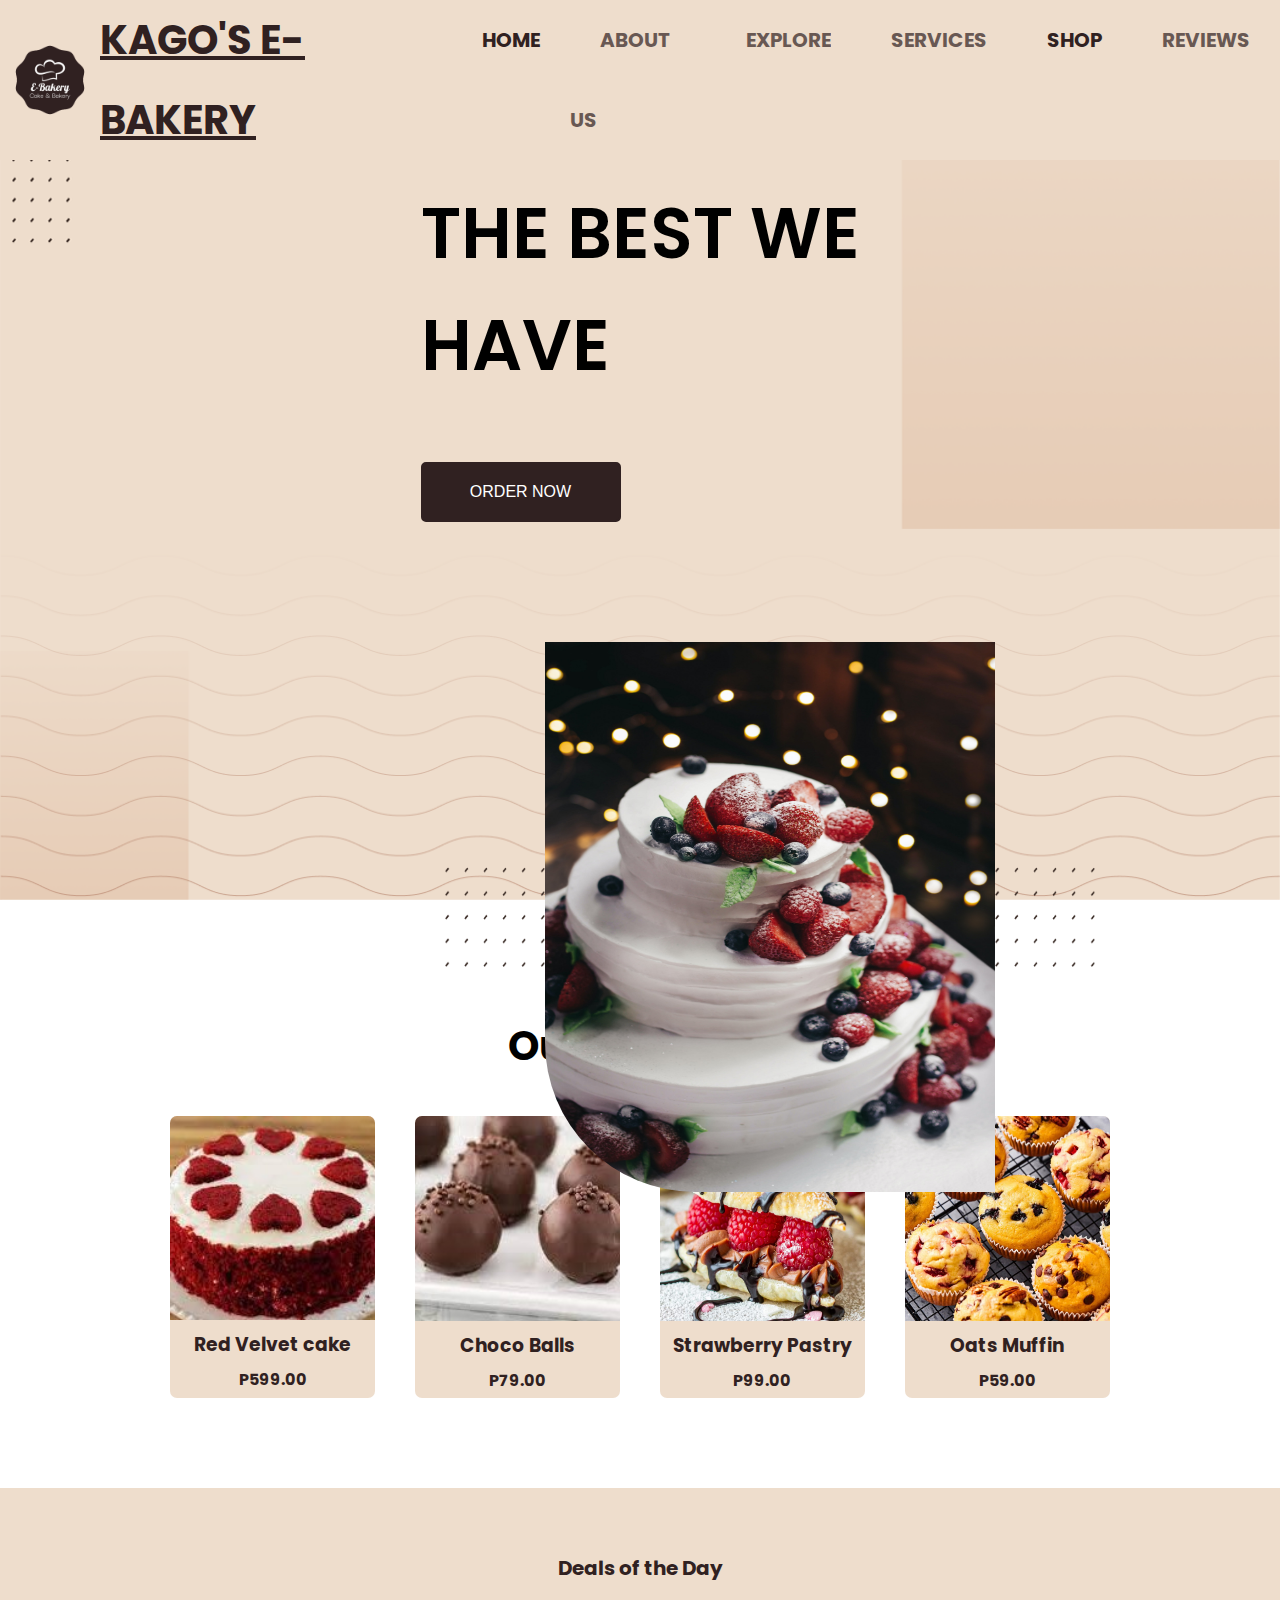
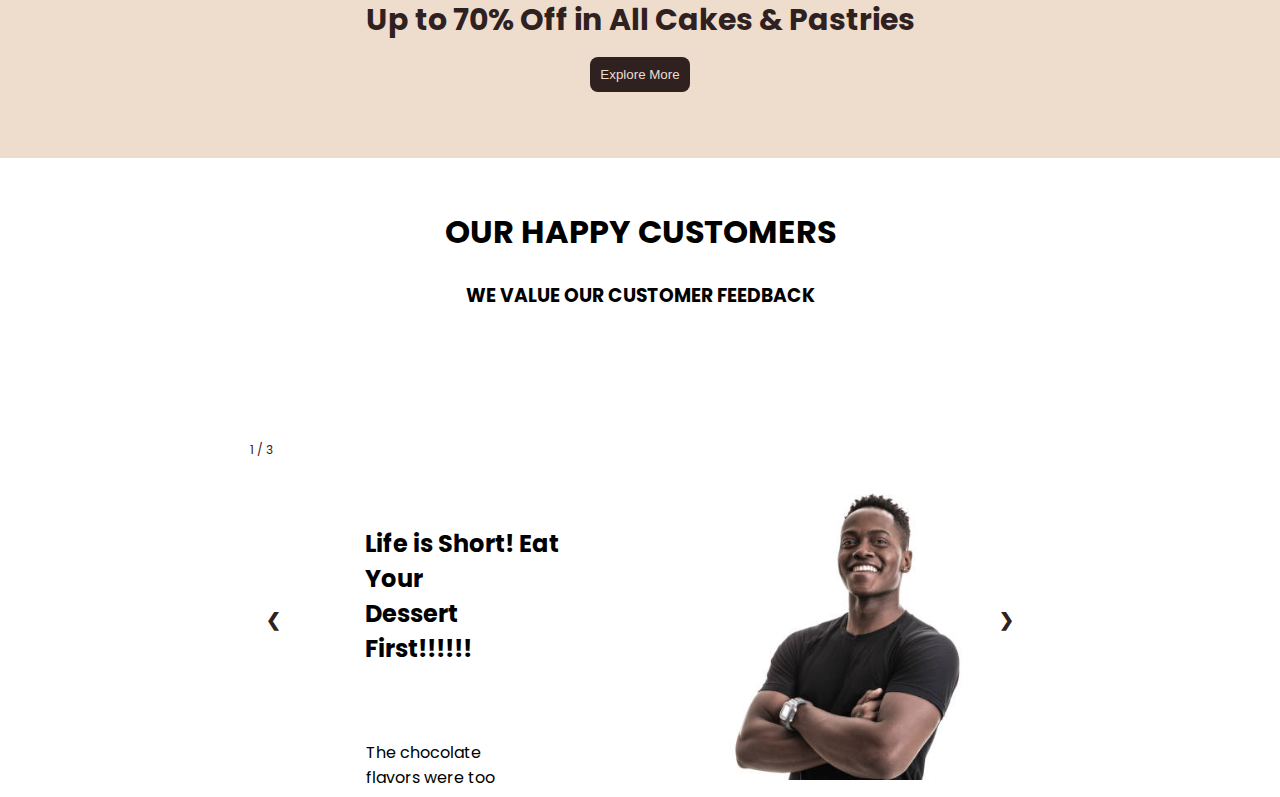
<file: index.html>
<!DOCTYPE html>
<html lang="en">
<head>
    <meta charset="UTF-8">
    <meta http-equiv="X-UA-Compatible" content="IE=edge">
    <meta name="viewport" content="width=device-width, initial-scale=1.0">
    <title>	Kago's 	Bakery</title>
</head>
<body>
    <!-- <div class="root"></div> -->
    <script>
        window.onload = ()=>{
            window.location.assign('Hero+Navbar/hero.html')
        }
    </script>
</body>
</html>
</file>
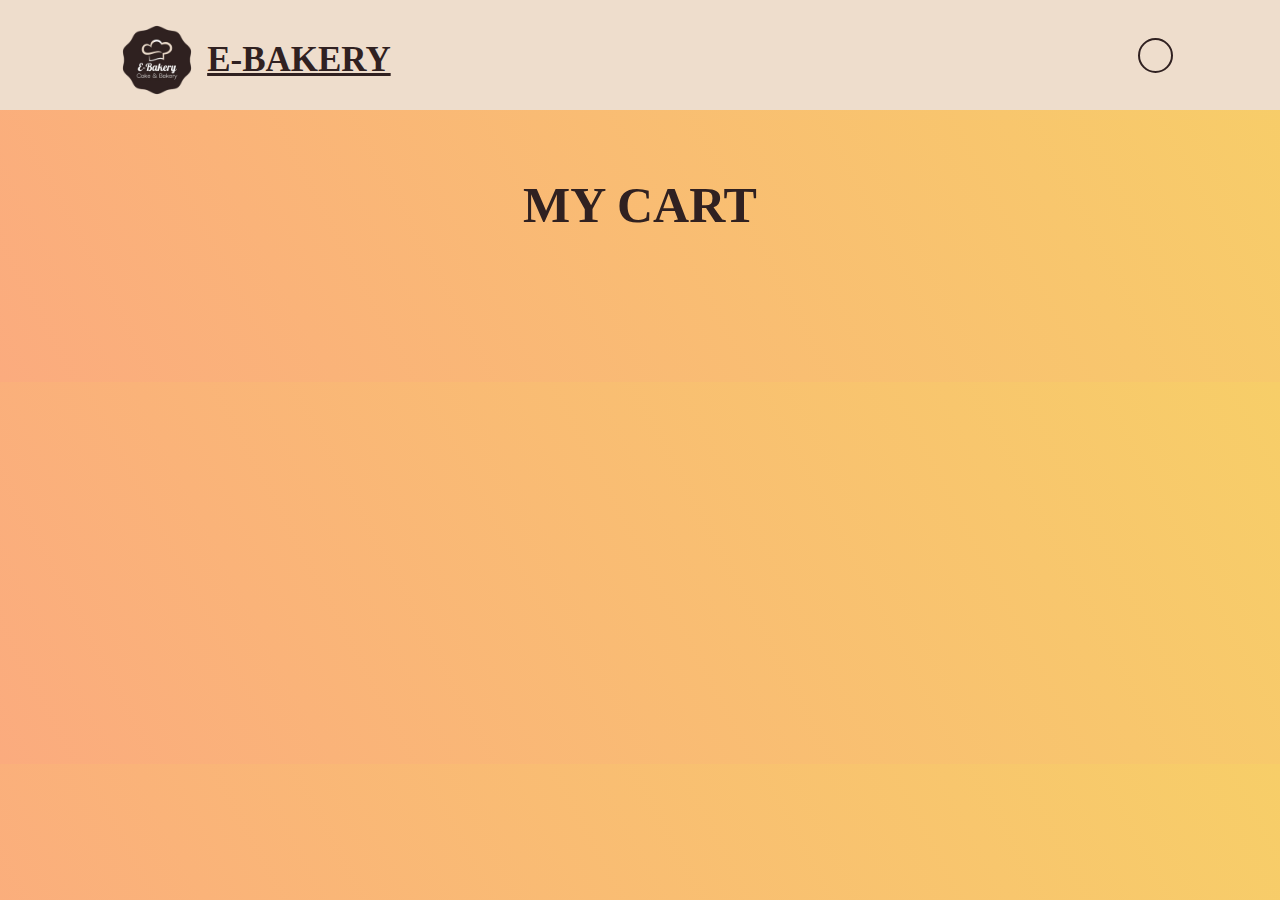
<file: cartspage/index.html>
<!DOCTYPE html>
<html lang="en">
  <head>
    <meta charset="UTF-8" />
    <meta http-equiv="X-UA-Compatible" content="IE=edge" />
    <meta name="viewport" content="width=device-width, initial-scale=1.0" />
    <link rel="stylesheet" href="style.css" />
    <link
      rel="shortcut icon"
      href="../Cake Pics/logo.png"
      type="image/x-icon"
      style="width: 100px"
    />
    <link
      rel="stylesheet"
      href="https://cdnjs.cloudflare.com/ajax/libs/font-awesome/6.2.0/css/all.min.css"
      integrity="sha512-xh6O/CkQoPOWDdYTDqeRdPCVd1SpvCA9XXcUnZS2FmJNp1coAFzvtCN9BmamE+4aHK8yyUHUSCcJHgXloTyT2A=="
      crossorigin="anonymous"
      referrerpolicy="no-referrer"
    />
    <title>Cart</title>
  </head>

<body>

    <nav class="navbar">
        <div class="top-left">
          <img class="logo-img" src="../Cake Pics/logo.png" alt="" />
          <div class="logo">
            <a href="../Hero+Navbar/hero.html"><u>E-BAKERY</u></a>
          </div>
        </div>

        <div class="right">
            <div class="user">
                <!-- <svg xmlns="http://www.w3.org/2000/svg" width="16" height="16" fill="currentColor" class="bi bi-person-circle" viewBox="0 0 16 16">
                    <path d="M11 6a3 3 0 1 1-6 0 3 3 0 0 1 6 0z"/>
                    <path fill-rule="evenodd" d="M0 8a8 8 0 1 1 16 0A8 8 0 0 1 0 8zm8-7a7 7 0 0 0-5.468 11.37C3.242 11.226 4.805 10 8 10s4.757 1.225 5.468 2.37A7 7 0 0 0 8 1z"/>
                </svg> -->
                <i class="fa-solid fa-user logo-user"></i>
            </div>
          
        </div>
    </nav>

    <h1 class="my-cart">MY CART</h1>
    
    <ul class="cart-items-container" product-item-container>
        <template productcard>
            <li class="card">
                <div class="imgcontainer">
                    <img src="" alt="product-image" class="prodimg" style="width: 200px">
                </div>
                <div class="prodcontent">
                    <div class="productname"></div>
                    <div class="productprice"></div>
                    <div class="productdesc"></div>
                    <div class="price-buttons">
                        <button class="minus">-</button>
                        <div class="itemcount"></div>
                        <button class="plus">+</button>
                        <button class="remove" onclick="removefunc(event)"><i class="fa-solid fa-trash"></i></button>
                    </div>
                </div>
                <!-- <button class="remove" onclick="removefunc(event)"><i class="fa-solid fa-trash"></i></button> -->
            </li>
        </template>
    </ul>
    <div class="buyinfo">
      <button class="ordertotal hide"> Order Total : </button>
      <div class="paybutton">
        <button id="rzp-button1" class="hide">Pay</button>
        <button class="checkout hide" onclick="payement(event)">Checkout</button>
      </div>
    </div>

    <div class="cart-empty">
      <h1 class="cart-text hide">Your Cart is Empty</h1>
    </div>
    <script src="https://checkout.razorpay.com/v1/checkout.js"></script>
    <script src="main.js"></script>
  </body>
</html>
</file>
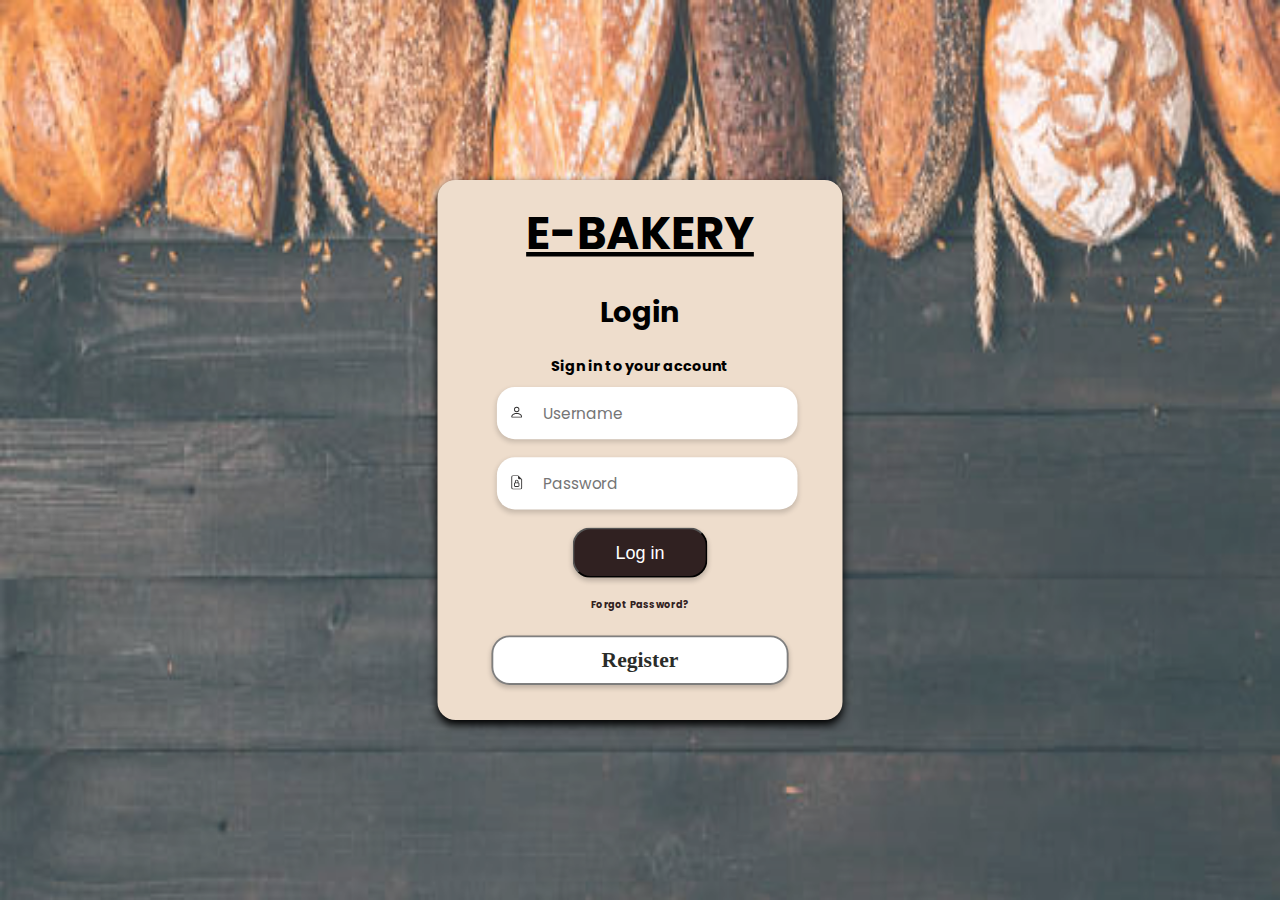
<file: Login/index.html>
<!DOCTYPE html>
<html lang="en">
  <head>
    <meta charset="UTF-8" />
    <meta http-equiv="X-UA-Compatible" content="IE=edge" />
    <meta name="viewport" content="width=device-width, initial-scale=1.0" />
    <link rel="stylesheet" href="style.css" />
    <link
      rel="shortcut icon"
      href="../Cake Pics/logo.png"
      type="image/x-icon"
      style="width: 100px"
    />
    <title>Login</title>
  </head>

  <body>
    <img src="../Cake Pics/banner.jpg" alt="" class="background-img" />
    <i class="fa-solid fa-cart-shopping"></i>
    <div class="upper"></div>
    <div class="form">
      <div class="title-div">
        <h1 class="form-title"><u>E-BAKERY</u></h1>
      </div>
      <div class="form-content">
        <h1 class="login-text">Login</h1>
        <h4>Sign in to your account</h4>
        <div id="bg"></div>
        <form id="form">
          <div class="form-field">
            <div class="login-svg">
              <svg
                xmlns="http://www.w3.org/2000/svg"
                width="16"
                height="16"
                fill="currentColor"
                class="bi bi-person"
                viewBox="0 0 16 16"
              >
                <path
                  d="M8 8a3 3 0 1 0 0-6 3 3 0 0 0 0 6zm2-3a2 2 0 1 1-4 0 2 2 0 0 1 4 0zm4 8c0 1-1 1-1 1H3s-1 0-1-1 1-4 6-4 6 3 6 4zm-1-.004c-.001-.246-.154-.986-.832-1.664C11.516 10.68 10.289 10 8 10c-2.29 0-3.516.68-4.168 1.332-.678.678-.83 1.418-.832 1.664h10z"
                />
              </svg>
            </div>
            <div class="email">
              <input
                id="email"
                type="text"
                placeholder="Username"
                required
              />
            </div>
          </div>

          <div class="form-field">
            <div class="login-svg">
              <svg
                xmlns="http://www.w3.org/2000/svg"
                width="16"
                height="16"
                fill="currentColor"
                class="bi bi-file-earmark-lock"
                viewBox="0 0 16 16"
              >
                <path
                  d="M10 7v1.076c.54.166 1 .597 1 1.224v2.4c0 .816-.781 1.3-1.5 1.3h-3c-.719 0-1.5-.484-1.5-1.3V9.3c0-.627.46-1.058 1-1.224V7a2 2 0 1 1 4 0zM7 7v1h2V7a1 1 0 0 0-2 0zM6 9.3v2.4c0 .042.02.107.105.175A.637.637 0 0 0 6.5 12h3a.64.64 0 0 0 .395-.125c.085-.068.105-.133.105-.175V9.3c0-.042-.02-.107-.105-.175A.637.637 0 0 0 9.5 9h-3a.637.637 0 0 0-.395.125C6.02 9.193 6 9.258 6 9.3z"
                />
                <path
                  d="M14 14V4.5L9.5 0H4a2 2 0 0 0-2 2v12a2 2 0 0 0 2 2h8a2 2 0 0 0 2-2zM9.5 3A1.5 1.5 0 0 0 11 4.5h2V14a1 1 0 0 1-1 1H4a1 1 0 0 1-1-1V2a1 1 0 0 1 1-1h5.5v2z"
                />
              </svg>
            </div>
            <div class="password">
              <input
                id="password"
                type="password"
                placeholder="Password"
                required
              />
            </div>
          </div>

          <div class="form-field">
            <button class="btn" type="submit">Log in</button>
          </div>
        </form>
        <h6>
          <a href="../Password/Fpassword/index.html" class="forgot"
            >Forgot Password?</a
          >
        </h6>
        <button class="new-account">
          <a href="../Sign Up/signUp.html" class="logintoregister">Register</a>
        </button>
      </div>
    </div>
    <script src="app.js"></script>
  </body>
</html>
</file>
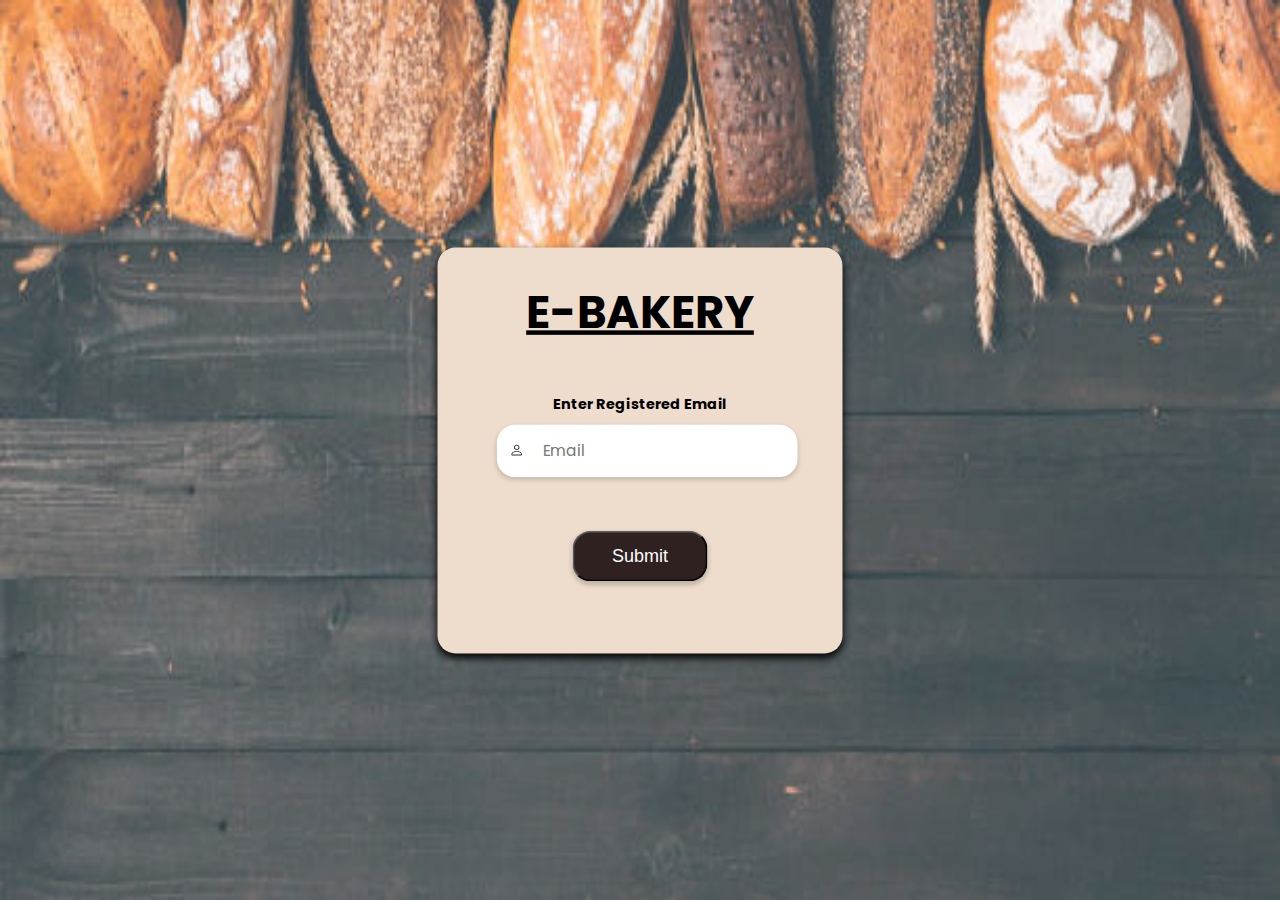
<file: Password/Fpassword/index.html>
<!DOCTYPE html>
<html lang="en">
  <head>
    <meta charset="UTF-8" />
    <meta http-equiv="X-UA-Compatible" content="IE=edge" />
    <meta name="viewport" content="width=device-width, initial-scale=1.0" />
    <link
      rel="shortcut icon"
      href="../Cake Pics/logo.png"
      type="image/x-icon"
      style="width: 100px"
    />
    <link rel="stylesheet" href="stye.css" />
    <title>Login</title>
  </head>

  <body>
    <!-- <img src="./Images/background-login.jpg" alt="" class="background-img"> -->
    <img src="../../Cake Pics/banner.jpg" alt="" class="background-img" />
    <div class="upper">
      <!-- <button class="btn-upper">Back to Home</button>     why do we need these buttons if we already have register button in the form element?
        <button class="btn-upper">Register</button> -->
    </div>
    <div class="form">
      <div class="title-div">
        <!-- <img class="logo-img" src="./Images/Logo.png" alt=""> -->
        <h1 class="form-title"><u>E-BAKERY</u></h1>
      </div>
      <div class="form-content">
        <h4>Enter Registered Email</h4>
        <div id="bg"></div>
        <form id="form">
          <div class="form-field">
            <div class="login-svg">
              <svg
                xmlns="http://www.w3.org/2000/svg"
                width="16"
                height="16"
                fill="currentColor"
                class="bi bi-person"
                viewBox="0 0 16 16"
              >
                <path
                  d="M8 8a3 3 0 1 0 0-6 3 3 0 0 0 0 6zm2-3a2 2 0 1 1-4 0 2 2 0 0 1 4 0zm4 8c0 1-1 1-1 1H3s-1 0-1-1 1-4 6-4 6 3 6 4zm-1-.004c-.001-.246-.154-.986-.832-1.664C11.516 10.68 10.289 10 8 10c-2.29 0-3.516.68-4.168 1.332-.678.678-.83 1.418-.832 1.664h10z"
                />
              </svg>
            </div>
            <div class="email">
              <input id="email" type="text" placeholder="Email" required />
            </div>
          </div>

          <div class="form-field">
            <div class="login-svg" pass-svg>
              <svg
                xmlns="http://www.w3.org/2000/svg"
                width="16"
                height="16"
                fill="currentColor"
                class="bi bi-file-earmark-lock"
                viewBox="0 0 16 16"
              >
                <path
                  d="M10 7v1.076c.54.166 1 .597 1 1.224v2.4c0 .816-.781 1.3-1.5 1.3h-3c-.719 0-1.5-.484-1.5-1.3V9.3c0-.627.46-1.058 1-1.224V7a2 2 0 1 1 4 0zM7 7v1h2V7a1 1 0 0 0-2 0zM6 9.3v2.4c0 .042.02.107.105.175A.637.637 0 0 0 6.5 12h3a.64.64 0 0 0 .395-.125c.085-.068.105-.133.105-.175V9.3c0-.042-.02-.107-.105-.175A.637.637 0 0 0 9.5 9h-3a.637.637 0 0 0-.395.125C6.02 9.193 6 9.258 6 9.3z"
                />
                <path
                  d="M14 14V4.5L9.5 0H4a2 2 0 0 0-2 2v12a2 2 0 0 0 2 2h8a2 2 0 0 0 2-2zM9.5 3A1.5 1.5 0 0 0 11 4.5h2V14a1 1 0 0 1-1 1H4a1 1 0 0 1-1-1V2a1 1 0 0 1 1-1h5.5v2z"
                />
              </svg>
            </div>
            <div class="password">
              <input
                id="password"
                type="password"
                placeholder="New Password"
                required
                class="p"
              />
            </div>
          </div>

          <div class="form-field">
            <div class="login-svg" cpass-svg>
              <svg
                xmlns="http://www.w3.org/2000/svg"
                width="16"
                height="16"
                fill="currentColor"
                class="bi bi-file-earmark-lock"
                viewBox="0 0 16 16"
              >
                <path
                  d="M10 7v1.076c.54.166 1 .597 1 1.224v2.4c0 .816-.781 1.3-1.5 1.3h-3c-.719 0-1.5-.484-1.5-1.3V9.3c0-.627.46-1.058 1-1.224V7a2 2 0 1 1 4 0zM7 7v1h2V7a1 1 0 0 0-2 0zM6 9.3v2.4c0 .042.02.107.105.175A.637.637 0 0 0 6.5 12h3a.64.64 0 0 0 .395-.125c.085-.068.105-.133.105-.175V9.3c0-.042-.02-.107-.105-.175A.637.637 0 0 0 9.5 9h-3a.637.637 0 0 0-.395.125C6.02 9.193 6 9.258 6 9.3z"
                />
                <path
                  d="M14 14V4.5L9.5 0H4a2 2 0 0 0-2 2v12a2 2 0 0 0 2 2h8a2 2 0 0 0 2-2zM9.5 3A1.5 1.5 0 0 0 11 4.5h2V14a1 1 0 0 1-1 1H4a1 1 0 0 1-1-1V2a1 1 0 0 1 1-1h5.5v2z"
                />
              </svg>
            </div>
            <div class="password">
              <input
                id="confirmpass"
                type="password"
                placeholder="Confirm Password"
                required
                class="cp"
              />
            </div>
          </div>

          <div class="form-field">
            <button class="subbtn" type="submit">Submit</button>
          </div>
        </form>
      </div>
    </div>
    <script src="main.js"></script>
  </body>
</html>
</file>
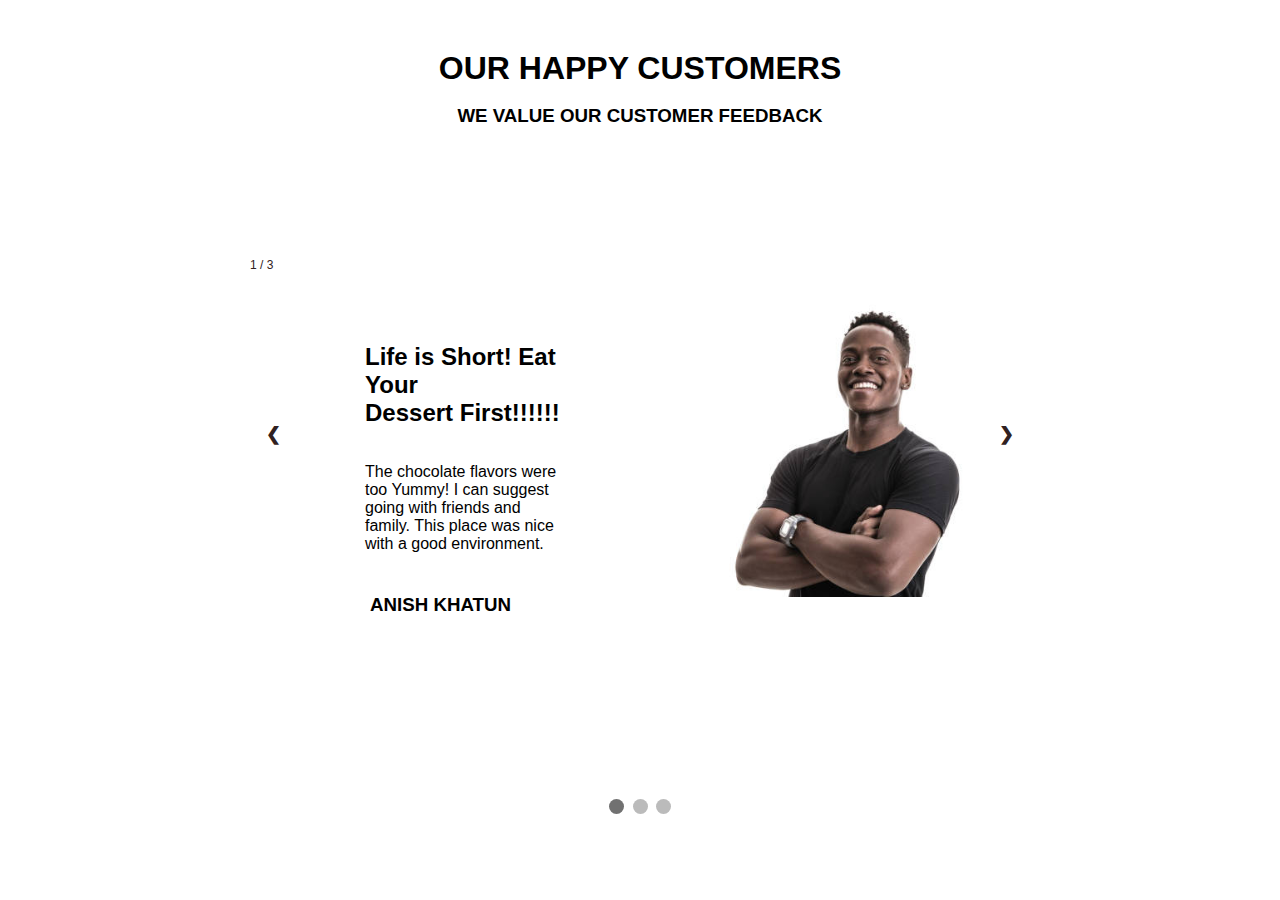
<file: Carousel/carousel.html>
<!-- Slideshow container -->
<!DOCTYPE html>
<html lang="en">
  <head>
    <meta charset="UTF-8" />
    <meta http-equiv="X-UA-Compatible" content="IE=edge" />
    <meta name="viewport" content="width=device-width, initial-scale=1.0" />
    <link rel="stylesheet" href="../Carousel/carousel.css" />
    <title>Review Section</title>
  </head>

  <body>
    <section id="review">
      <h1 class="heading">OUR HAPPY CUSTOMERS</h1>
      <br />
      <h3 class="heading">WE VALUE OUR CUSTOMER FEEDBACK</h3>
      <div class="slideshow-container">
        <div class="mySlides">
          <div class="numbertext">1 / 3</div>
          <div class="carousel-box">
            <div class="carousel-text">
              <div class="carousel-heading">
                <h2>
                  Life is Short! Eat Your<br />
                  Dessert First!!!!!!
                </h2>
                <br /><br />
              </div>
              <p class="review">
                The chocolate flavors were too Yummy! I can suggest going with
                friends and family. This place was nice with a good environment.
              </p>
              <br />
              <br />
              <div class="carousel-subheading">
                <h3>ANISH KHATUN</h3>
              </div>
            </div>

            <div class="carousel-img">
              <img src="../Carousel/img1.jpg" alt="" />
            </div>
          </div>
        </div>

        <div class="mySlides">
          <div class="numbertext">2 / 3</div>
          <div class="carousel-box">
            <div class="carousel-text">
              <div class="carousel-heading">
                <h2>Great Items !</h2>
                <br />
                <br />
              </div>

              <p class="review">
                Thoroughly satisfied with the products, will buy again !! Must
                visit once ! <br />
                <br />
              </p>
              <div class="carousel-subheading">
                <h3>AMIT TRIVEDI</h3>
              </div>
            </div>

            <div class="carousel-img">
              <img src="../Carousel/img2.jpg" alt="" />
            </div>
          </div>
        </div>

        <div class="mySlides">
          <div class="numbertext">3 / 3</div>
          <div class="carousel-box">
            <div class="carousel-text">
              <div class="carousel-heading">
                <h2>Affordable !</h2>
                <br />
                <br />
              </div>

              <p class="review">
                Cakes and pastries are wonderful at reasonable prices , also
                fast delivery !
              </p>
              <br />
              <br />
              <div class="carousel-subheading">
                <h3>ANISHA ZEHRA</h3>
              </div>
            </div>

            <div class="carousel-img">
              <img src="../Carousel/img3.jpg" alt="" />
            </div>
          </div>
        </div>

        <!-- Next and previous buttons -->
        <a class="prev" onclick="plusSlides(-1)">&#10094;</a>
        <a class="next" onclick="plusSlides(1)">&#10095;</a>
      </div>
      <br />

      <!-- The dots/circles -->
      <div style="text-align: center">
        <span class="dot" onclick="currentSlide(1)"></span>
        <span class="dot" onclick="currentSlide(2)"></span>
        <span class="dot" onclick="currentSlide(3)"></span>
      </div>
    </section>
    <script src="../Carousel/carousel.js"></script>
  </body>
</html>
</file>
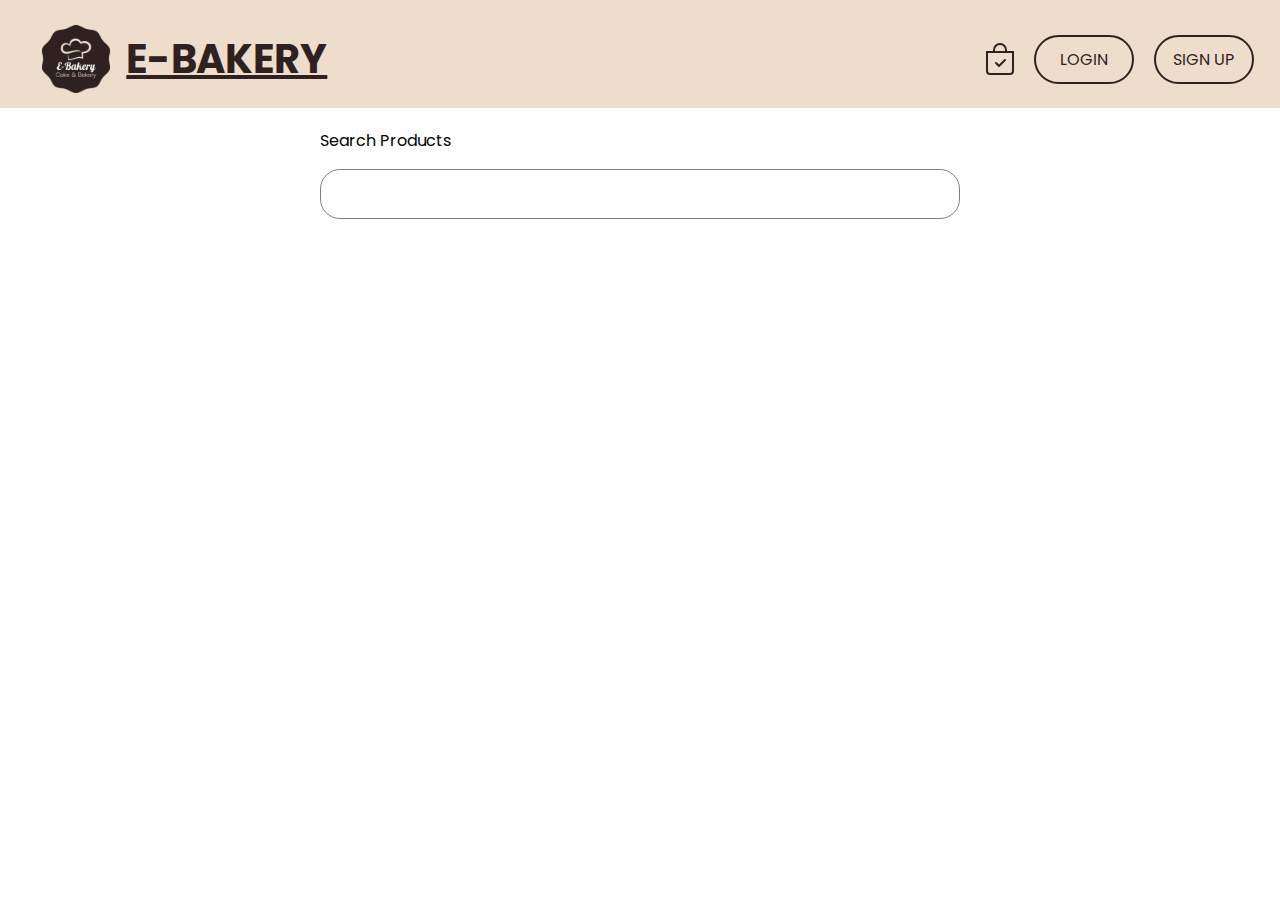
<file: Cart/cart.html>
<!DOCTYPE html>
<html lang="en">
  <head>
    <meta charset="UTF-8" />
    <meta http-equiv="X-UA-Compatible" content="IE=edge" />
    <meta name="viewport" content="width=device-width, initial-scale=1.0" />
    <title>E-Bakery</title>
    <!-- <script type="module" src="../Shop/web.js"></script> -->
    <link
      rel="shortcut icon"
      href="../Cake Pics/logo.png"
      type="image/x-icon"
      style="width: 100px"
    />
    <link
      rel="stylesheet"
      href="https://cdnjs.cloudflare.com/ajax/libs/font-awesome/6.2.0/css/all.min.css"
      integrity="sha512-xh6O/CkQoPOWDdYTDqeRdPCVd1SpvCA9XXcUnZS2FmJNp1coAFzvtCN9BmamE+4aHK8yyUHUSCcJHgXloTyT2A=="
      crossorigin="anonymous"
      referrerpolicy="no-referrer"
    />
    <link rel="stylesheet" href="../Cart/cart.css" />
    <link rel="stylesheet" href="https://unpkg.com/aos@next/dist/aos.css" />
  </head>
  <body>
    <!-- main container -->

    <main id="main-container">
      <!-- <div class="background">
      <img class="bg-img" src="../Hero+Navbar/BG.png" alt="" />
    </div> -->

      <!-- navbar section -->

      <nav class="navbar">
        <div class="top-left">
          <!--logo-->
          <img class="logo-img" src="../Cake Pics/logo.png" alt="" />
          <div class="logo">
            <a href="#"><u>E-BAKERY</u></a>
          </div>
        </div>

        <div class="right">
          <!--login,signup,bag-->

          <div class="bag">
            <svg
              xmlns="http://www.w3.org/2000/svg"
              width="16"
              height="16"
              fill="currentColor"
              class="bi bi-bag-check"
              viewBox="0 0 16 16"
            >
              <path
                fill-rule="evenodd"
                d="M10.854 8.146a.5.5 0 0 1 0 .708l-3 3a.5.5 0 0 1-.708 0l-1.5-1.5a.5.5 0 0 1 .708-.708L7.5 10.793l2.646-2.647a.5.5 0 0 1 .708 0z"
              />
              <path
                d="M8 1a2.5 2.5 0 0 1 2.5 2.5V4h-5v-.5A2.5 2.5 0 0 1 8 1zm3.5 3v-.5a3.5 3.5 0 1 0-7 0V4H1v10a2 2 0 0 0 2 2h10a2 2 0 0 0 2-2V4h-3.5zM2 5h12v9a1 1 0 0 1-1 1H3a1 1 0 0 1-1-1V5z"
              />
            </svg>
          </div>
          <div class="login">LOGIN</div>
          <div class="signup">SIGN UP</div>
        </div>
      </nav>

      <!-- search bar section -->

      <div class="search-container">
        <label for="search">Search Products</label>
        <input type="text" id="search" product-search />
      </div>

      <!-- product section display -->

      <section id="prodcontainer">
        <!-- product card template -->
        <template data-user-card>
          <div class="card">
            <!-- here goe the image -->
            <div class="img-container" image-container>
              <img src="" image />
            </div>
            <!-- title of image -->
            <div class="title" data-title></div>

            <!-- description of image -->
            <div class="description" data-description></div>

            <!-- buttons in the card -->
            <div class="buttons-section">
              <button class="btn" viewButton>Add to cart</button>
              <!-- <button class="btn" viewButton>Buy</button> -->
            </div>
          </div>
        </template>
      </section>
    </main>
    <script src="./cart.js"></script>
  </body>
</html>
</file>
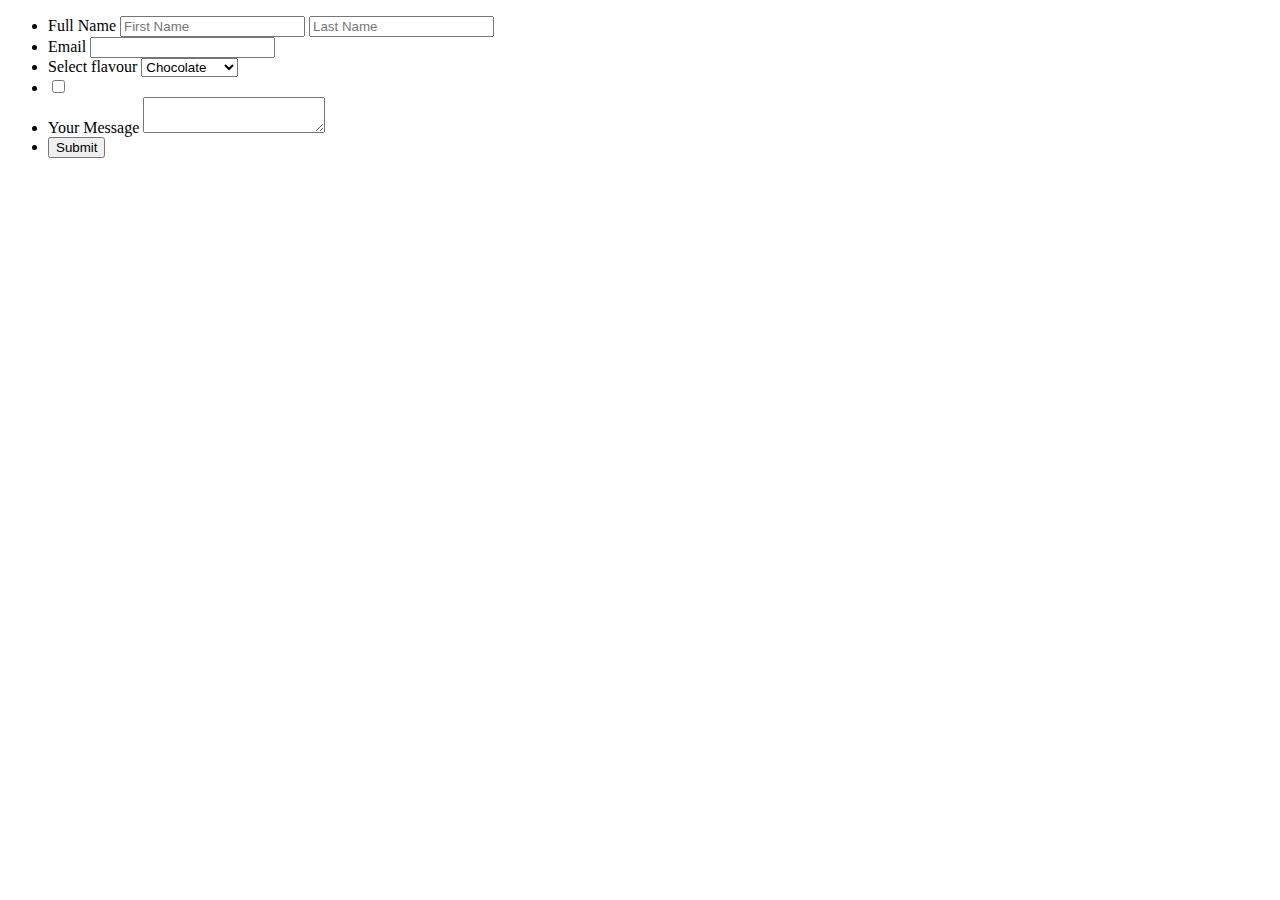
<file: CustomCake/customCake.html>
<!DOCTYPE html>
<html lang="en">
  <head>
    <meta charset="UTF-8" />
    <meta http-equiv="X-UA-Compatible" content="IE=edge" />
    <meta name="viewport" content="width=device-width, initial-scale=1.0" />
    <title>E-Bakery</title>
    <link
      rel="shortcut icon"
      href="../Cake Pics/logo.png"
      type="image/x-icon"
      style="width: 100px"
    />
    <link
      rel="stylesheet"
      href="https://cdnjs.cloudflare.com/ajax/libs/font-awesome/6.2.0/css/all.min.css"
      integrity="sha512-xh6O/CkQoPOWDdYTDqeRdPCVd1SpvCA9XXcUnZS2FmJNp1coAFzvtCN9BmamE+4aHK8yyUHUSCcJHgXloTyT2A=="
      crossorigin="anonymous"
      referrerpolicy="no-referrer"
    />
    <link rel="stylesheet" href="#" />
    <link rel="stylesheet" href="https://unpkg.com/aos@next/dist/aos.css" />
  </head>
  <body>
    <section id="form">
      <form>
        <ul class="form-style-1">
          <li>
            <label>Full Name <span class="required"></span></label
            ><input
              type="text"
              name="field1"
              class="field-divided"
              placeholder="First Name"
            />
            <input
              type="text"
              name="field2"
              class="field-divided"
              placeholder="Last Name"
            />
          </li>
          <li>
            <label>Email <span class="required"></span></label>
            <input type="email" name="field3" class="field-long" />
          </li>
          <li>
            <label>Select flavour</label>
            <select name="field4" class="field-select">
              <option value="Advertise">Chocolate</option>
              <option value="Partnership">Butterscotch</option>
              <option value="General Question">Vanilla</option>
              <option value="General Question">Blueberry</option>
              <option value="General Question">Cranberry</option>
            </select>
          </li>
          <li>
            <input
              type="checkbox"
              name="checkbox"
              id="checkbox"
              placeholder="Add toppings"
            />
          </li>
          <li>
            <label>Your Message <span class="required"></span></label>
            <textarea
              name="field5"
              id="field5"
              class="field-long field-textarea"
            ></textarea>
          </li>
          <li>
            <input type="submit" value="Submit" />
          </li>
        </ul>
      </form>
    </section>
  </body>
</html>
</file>
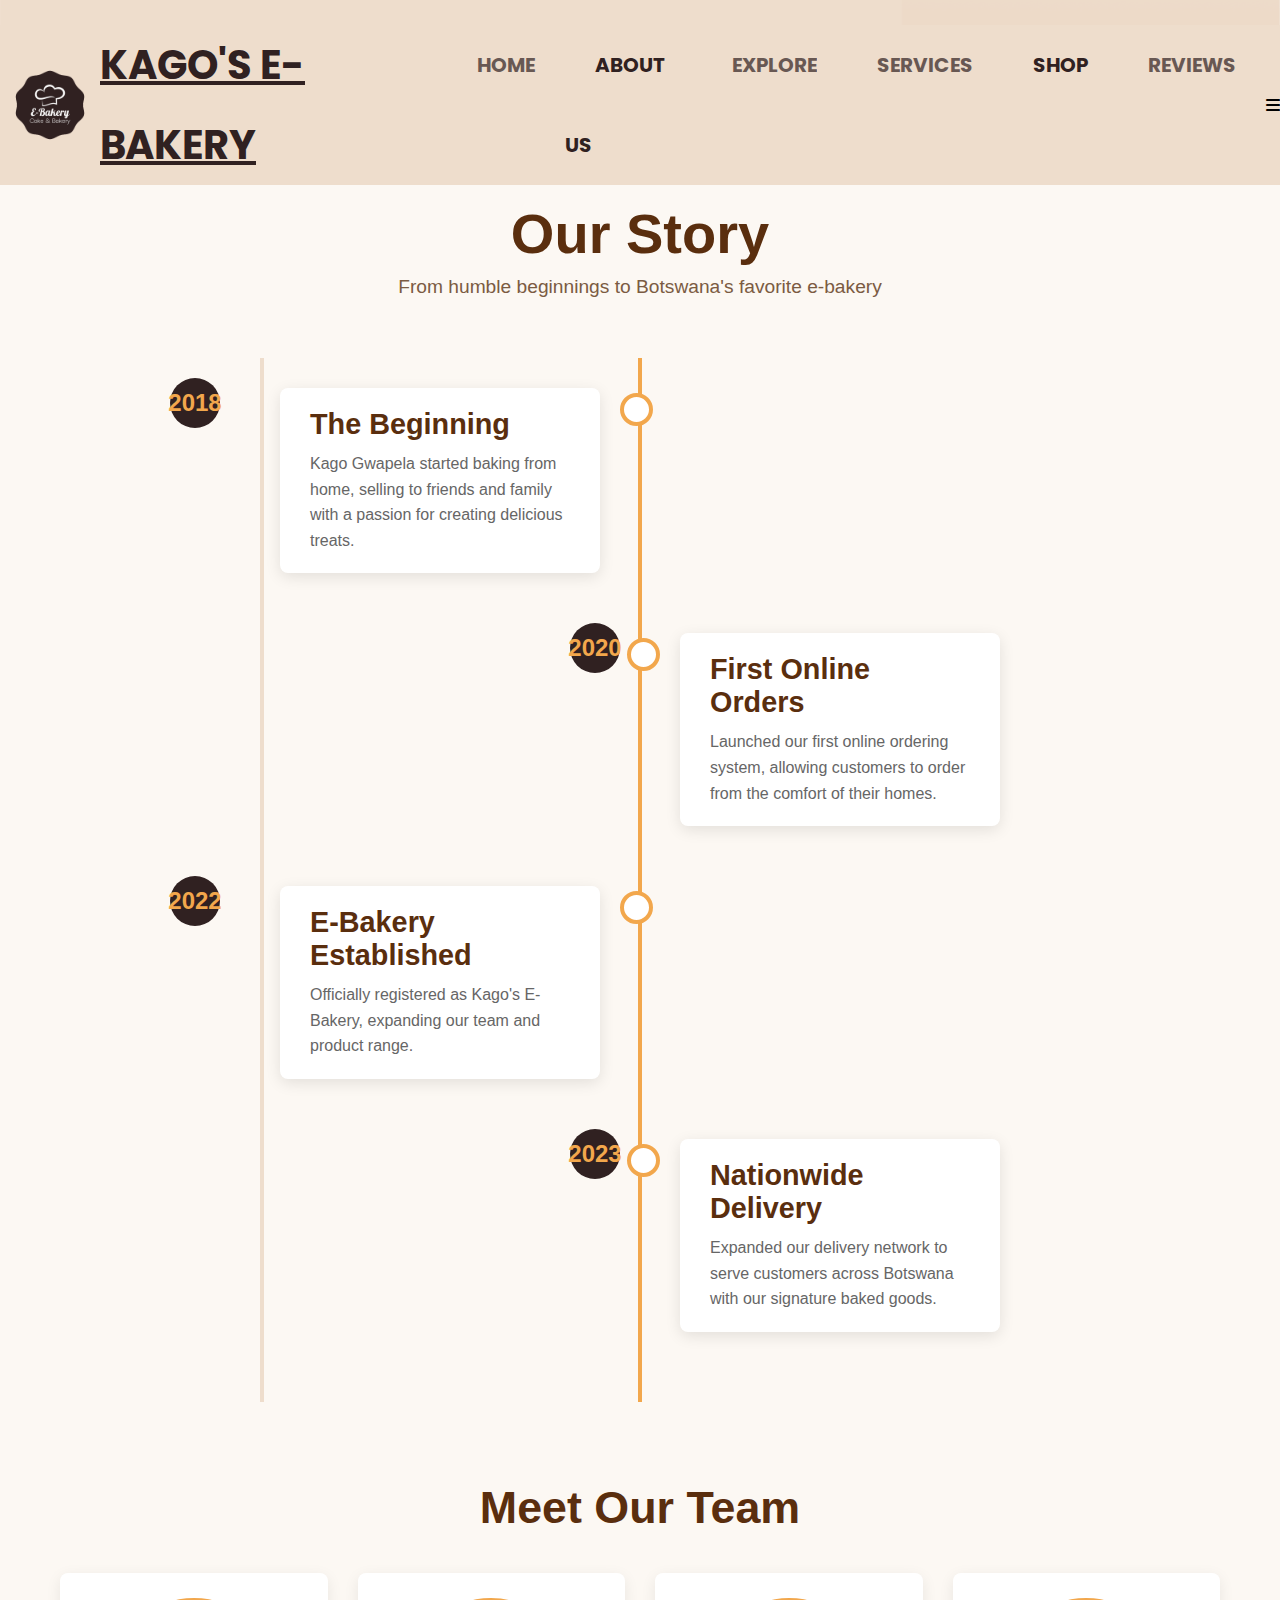
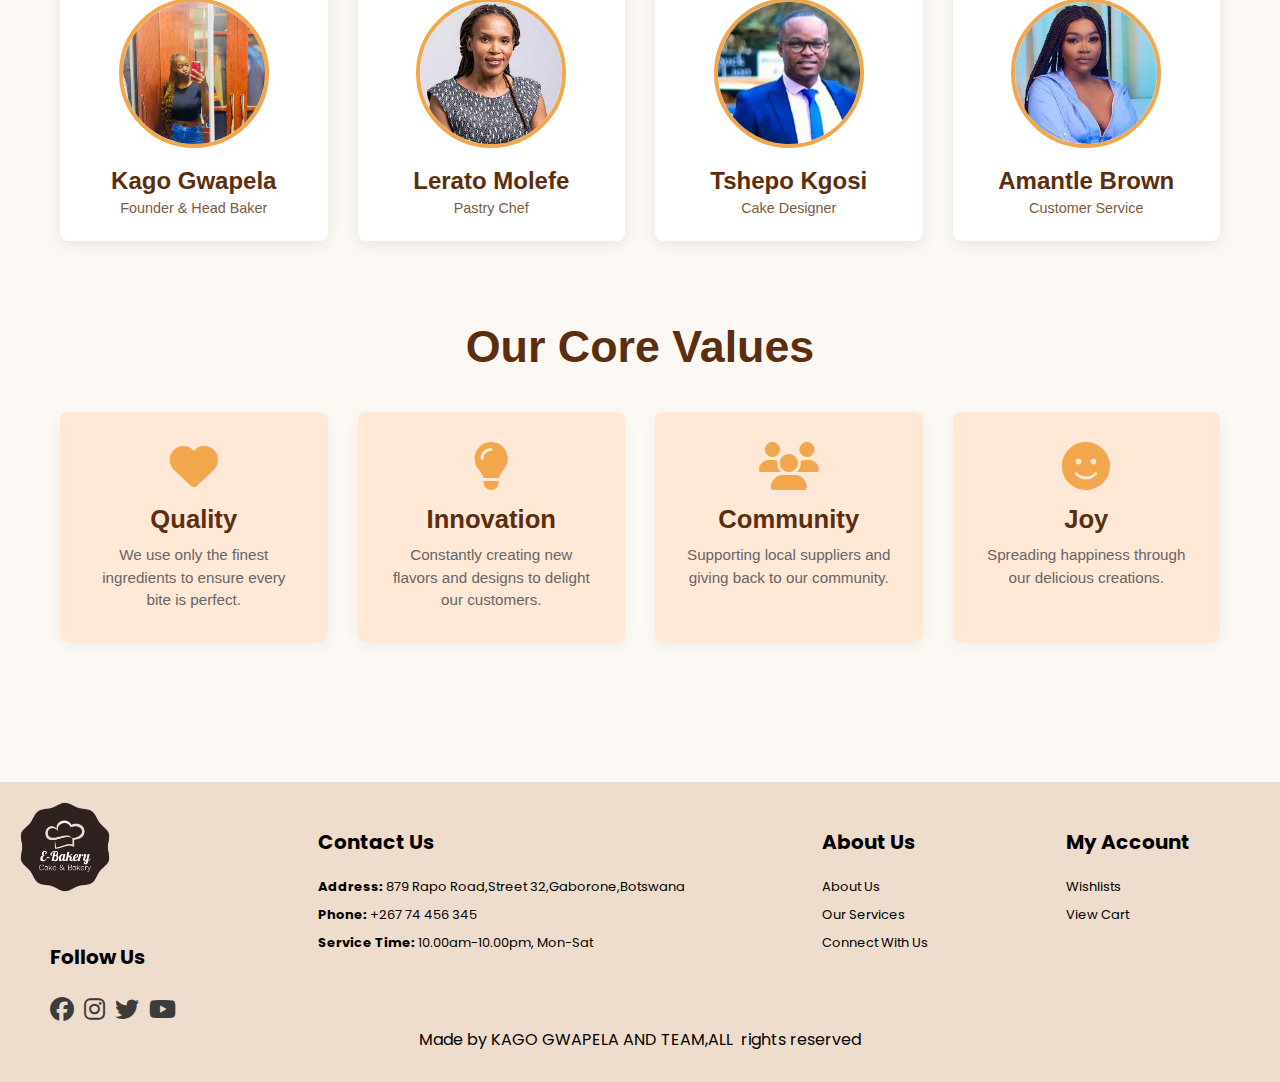
<file: Hero+Navbar/about us.html>
<!DOCTYPE html>
<html lang="en">
  <head>
    <meta charset="UTF-8" />
    <meta http-equiv="X-UA-Compatible" content="IE=edge" />
    <meta name="viewport" content="width=device-width, initial-scale=1.0" />
    <title>About Us - Kago's E-Bakery</title>
    <link rel="shortcut icon" href="../Cake Pics/logo.png" type="image/x-icon" />
    <link
      rel="stylesheet"
      href="https://cdnjs.cloudflare.com/ajax/libs/font-awesome/6.2.0/css/all.min.css"
    />
    <link rel="stylesheet" href="hero.css" />

    <style>
        /* Specific styles for the About Us page */
        .about-section {
            padding: 80px 0;
            background-color: #fcf8f3; /* Light background for the section */
            font-family: Arial, sans-serif;
        }

        .about-container {
            max-width: 1200px;
            margin: 0 auto;
            padding: 0 20px;
        }

        .about-header {
            text-align: center;
            margin-bottom: 60px;
        }

        .about-header h1 {
            font-size: 3.5em;
            color: #5a2e0e; /* Dark brown for headings */
            margin-bottom: 10px;
        }

        .about-header p {
            font-size: 1.2em;
            color: #7b5b42;
        }

        /* Timeline Section */
        .about-timeline {
            position: relative;
            max-width: 800px;
            margin: 0 auto 80px auto;
            padding: 20px 0;
        }

        .about-timeline::after {
            content: '';
            position: absolute;
            width: 4px;
            background-color: #f2a74c; /* Orange timeline line */
            top: 0;
            bottom: 0;
            left: 50%;
            margin-left: -2px;
        }

        .timeline-item {
            padding: 10px 40px;
            position: relative;
            background-color: inherit;
            width: 50%;
        }

        .timeline-item::after {
            content: '';
            position: absolute;
            width: 25px;
            height: 25px;
            background-color: #fff;
            border: 4px solid #f2a74c;
            top: 15px;
            border-radius: 50%;
            z-index: 1;
        }

        .timeline-item:nth-child(odd) {
            left: 0;
        }

        .timeline-item:nth-child(even) {
            left: 50%;
        }

        .timeline-item:nth-child(odd)::after {
            right: -13px;
        }

        .timeline-item:nth-child(even)::after {
            left: -13px;
        }

        .timeline-year {
            font-size: 1.5em;
            font-weight: bold;
            color: #f2a74c;
            margin-bottom: 5px;
        }

        .timeline-content {
            padding: 20px 30px;
            background-color: #fff;
            position: relative;
            border-radius: 8px;
            box-shadow: 0 4px 15px rgba(0, 0, 0, 0.1);
        }

        .timeline-content h3 {
            font-size: 1.8em;
            color: #5a2e0e;
            margin-bottom: 10px;
        }

        .timeline-content p {
            font-size: 1em;
            color: #666;
            line-height: 1.6;
        }

        /* Team Section */
        .team-section {
            text-align: center;
            margin-bottom: 80px;
        }

        .team-section h2 {
            font-size: 2.8em;
            color: #5a2e0e;
            margin-bottom: 40px;
        }

        .team-grid {
            display: grid;
            grid-template-columns: repeat(auto-fit, minmax(250px, 1fr));
            gap: 30px;
        }

        .team-member {
            background-color: #fff;
            padding: 25px;
            border-radius: 8px;
            box-shadow: 0 4px 15px rgba(0, 0, 0, 0.08);
            transition: transform 0.3s ease;
        }

        .team-member:hover {
            transform: translateY(-10px);
        }

        .team-member img {
            width: 150px;
            height: 150px;
            border-radius: 50%;
            object-fit: cover;
            margin-bottom: 15px;
            border: 4px solid #f2a74c;
        }

        .team-member h3 {
            font-size: 1.5em;
            color: #5a2e0e;
            margin-bottom: 5px;
        }

        .team-member p {
            font-size: 0.9em;
            color: #7b5b42;
        }

        /* Values Section */
        .values-section {
            text-align: center;
            margin-bottom: 60px;
        }

        .values-section h2 {
            font-size: 2.8em;
            color: #5a2e0e;
            margin-bottom: 40px;
        }

        .values-grid {
            display: grid;
            grid-template-columns: repeat(auto-fit, minmax(220px, 1fr));
            gap: 30px;
        }

        .value-card {
            background-color: #ffe8d6; /* Lighter background for value cards */
            padding: 30px;
            border-radius: 8px;
            box-shadow: 0 4px 15px rgba(0, 0, 0, 0.05);
            transition: background-color 0.3s ease;
        }

        .value-card:hover {
            background-color: #ffd6b6; /* Slightly darker on hover */
        }

        .value-card i {
            font-size: 3em;
            color: #f2a74c;
            margin-bottom: 15px;
        }

        .value-card h3 {
            font-size: 1.6em;
            color: #5a2e0e;
            margin-bottom: 10px;
        }

        .value-card p {
            font-size: 0.95em;
            color: #666;
            line-height: 1.5;
        }

        /* --- Internal Mobile Responsiveness for About Us Page --- */

        @media (max-width: 768px) {
            .about-section {
                padding: 60px 0;
            }

            .about-header h1 {
                font-size: 2.8em;
            }

            .about-header p {
                font-size: 1em;
            }

            /* Timeline for smaller screens */
            .about-timeline::after {
                left: 20px; /* Move timeline line to the left */
            }

            .timeline-item {
                width: 100%; /* Items take full width */
                padding-left: 60px; /* Space for dot and line */
                padding-right: 20px;
                left: 0 !important; /* Override inline style for even items */
            }

            .timeline-item::after {
                left: 13px; /* Position dot on the left line */
            }

            .timeline-item:nth-child(odd)::after,
            .timeline-item:nth-child(even)::after {
                right: auto; /* Reset right property */
                left: 13px; /* Ensure dot is on the left */
            }

            .timeline-content {
                padding: 15px 20px;
            }

            .timeline-content h3 {
                font-size: 1.5em;
            }

            .timeline-content p {
                font-size: 0.9em;
            }

            /* Team and Values sections */
            .team-section h2,
            .values-section h2 {
                font-size: 2.2em;
                margin-bottom: 30px;
            }

            .team-grid,
            .values-grid {
                grid-template-columns: 1fr; /* Single column for grids */
                gap: 20px;
            }

            .team-member img {
                width: 120px;
                height: 120px;
            }

            .team-member h3 {
                font-size: 1.3em;
            }

            .value-card {
                padding: 25px;
            }

            .value-card i {
                font-size: 2.5em;
            }

            .value-card h3 {
                font-size: 1.4em;
            }
        }

        @media (max-width: 450px) {
            .about-header h1 {
                font-size: 2.2em;
            }

            .about-header p {
                font-size: 0.9em;
            }

            .timeline-item {
                padding-left: 50px; /* Reduce padding for very small screens */
            }

            .timeline-item::after {
                width: 20px; /* Smaller dots */
                height: 20px;
                top: 18px; /* Adjust vertical position */
                left: 15px; /* Adjust horizontal position */
                border-width: 3px;
            }

            .timeline-content h3 {
                font-size: 1.3em;
            }

            .timeline-content p {
                font-size: 0.85em;
            }

            .team-section h2,
            .values-section h2 {
                font-size: 1.8em;
            }

            .team-member img {
                width: 100px;
                height: 100px;
            }

            .team-member h3 {
                font-size: 1.2em;
            }

            .value-card i {
                font-size: 2em;
            }

            .value-card h3 {
                font-size: 1.3em;
            }
        }
    </style>
</head>

<body>
    <div class="background">
        <img class="bg1-img" src="../Hero+Navbar/BG.png" alt="" />
    </div>
    <nav class="navbar">
        <div class="top-left">
            <img class="logo-img" src="Logo.png" alt="" />
            <div class="logo">
                <a href="../Hero+Navbar/hero.html"><u>KAGO'S E-BAKERY</u></a>
            </div>
        </div>
        <ul class="link-group">
            <li class="link">
                <a href="../Hero+Navbar/hero.html"><b>HOME</b></a>
            </li>
            <li class="linkactive">
                <a href="about us.html"><b>ABOUT US</b></a>
            </li>
            <li class="link">
                <a href="explore.html"><b>EXPLORE</b></a>
            </li>
            <li class="link">
                <a href="services.html"><b>SERVICES</b></a>
            </li>
            <li class="linkactive">
                <a href="shop.html"><b>SHOP</b></a>
            </li>
            <li class="link">
                <a href="../Hero+Navbar/hero.html#review"><b>REVIEWS</b></a>
            </li>
        </ul>
		<div class="mobile-menu-icon" id="mobile-menu-toggle">
    <i class="fa-solid fa-bars"></i>
</div>
    </nav>

    <section class="about-section">
        <div class="about-container">
            <div class="about-header">
                <h1>Our Story</h1>
                <p>From humble beginnings to Botswana's favorite e-bakery</p>
            </div>

            <div class="about-timeline">
                <div class="timeline-item">
                    <div class="timeline-year">2018</div>
                    <div class="timeline-content">
                        <h3>The Beginning</h3>
                        <p>Kago Gwapela started baking from home, selling to friends and family with a passion for creating delicious treats.</p>
                    </div>
                </div>

                <div class="timeline-item">
                    <div class="timeline-year">2020</div>
                    <div class="timeline-content">
                        <h3>First Online Orders</h3>
                        <p>Launched our first online ordering system, allowing customers to order from the comfort of their homes.</p>
                    </div>
                </div>

                <div class="timeline-item">
                    <div class="timeline-year">2022</div>
                    <div class="timeline-content">
                        <h3>E-Bakery Established</h3>
                        <p>Officially registered as Kago's E-Bakery, expanding our team and product range.</p>
                    </div>
                </div>

                <div class="timeline-item">
                    <div class="timeline-year">2023</div>
                    <div class="timeline-content">
                        <h3>Nationwide Delivery</h3>
                        <p>Expanded our delivery network to serve customers across Botswana with our signature baked goods.</p>
                    </div>
                </div>
            </div>

            <div class="team-section">
                <h2>Meet Our Team</h2>
                <div class="team-grid">
                    <div class="team-member">
                        <img src="../Cake Pics/kago.jpg" alt="Kago Gwapela">
                        <h3>Kago Gwapela</h3>
                        <p>Founder & Head Baker</p>
                    </div>
                    <div class="team-member">
                        <img src="../Cake Pics/Lerato.jpeg" alt="Pastry Chef">
                        <h3>Lerato Molefe</h3>
                        <p>Pastry Chef</p>
                    </div>
                    <div class="team-member">
                        <img src="../Cake Pics/tshepho.jpeg" alt="Cake Designer">
                        <h3>Tshepo Kgosi</h3>
                        <p>Cake Designer</p>
                    </div>
                    <div class="team-member">
                        <img src="../Cake Pics/amantle.jpeg" alt="Customer Service">
                        <h3>Amantle Brown</h3>
                        <p>Customer Service</p>
                    </div>
                </div>
            </div>

            <div class="values-section">
                <h2>Our Core Values</h2>
                <div class="values-grid">
                    <div class="value-card">
                        <i class="fas fa-heart"></i>
                        <h3>Quality</h3>
                        <p>We use only the finest ingredients to ensure every bite is perfect.</p>
                    </div>
                    <div class="value-card">
                        <i class="fas fa-lightbulb"></i>
                        <h3>Innovation</h3>
                        <p>Constantly creating new flavors and designs to delight our customers.</p>
                    </div>
                    <div class="value-card">
                        <i class="fas fa-users"></i>
                        <h3>Community</h3>
                        <p>Supporting local suppliers and giving back to our community.</p>
                    </div>
                    <div class="value-card">
                        <i class="fas fa-smile"></i>
                        <h3>Joy</h3>
                        <p>Spreading happiness through our delicious creations.</p>
                    </div>
                </div>
            </div>
        </div>
    </section>

    <section id="footer" class="section-p1">
        <div class="col">
            <div class="foot-con">
                <img src="../Cake Pics/logo.png" alt="" style="width: 130px" />
            </div>

            <div class="follow">
                <h4>Follow Us</h4>
                <div class="icons">
                    <i class="fa-brands fa-facebook"></i>
                    <i class="fa-brands fa-instagram"></i>
                    <i class="fa-brands fa-twitter"></i>
                    <i class="fa-brands fa-youtube"></i>
                </div>
            </div>
        </div>
        <div class="col1">
            <div class="contact-col">
                <h4>Contact Us</h4>
                <p><strong>Address: </strong> 879 Rapo Road,Street 32,Gaborone,Botswana</p>
                <p><strong>Phone: </strong> +267 74 456 345</p>
                <p><strong>Service Time: </strong> 10.00am-10.00pm, Mon-Sat</p>
            </div>
        </div>

        <div class="col1">
            <h4>About Us</h4>
            <a href="#about">About Us</a>
            <a href="#service">Our Services</a>
            <a href="#footer">Connect With Us</a>
        </div>

        <div class="col2">
            <h4>My Account</h4>
            <a href="../cartspage/index.html">Wishlists</a>
            <a href="../cartspage/index.html">View Cart</a>
        </div>
    </section>

    <div class="copyright">
        <p>Made by KAGO GWAPELA AND TEAM,ALL  rights reserved</p>
    </div>
    <script src="hero2.js"></script>
    <script src="../Carousel/carousel.js"></script>
    <script src="hero.js"></script>
</body>
</html>
</file>
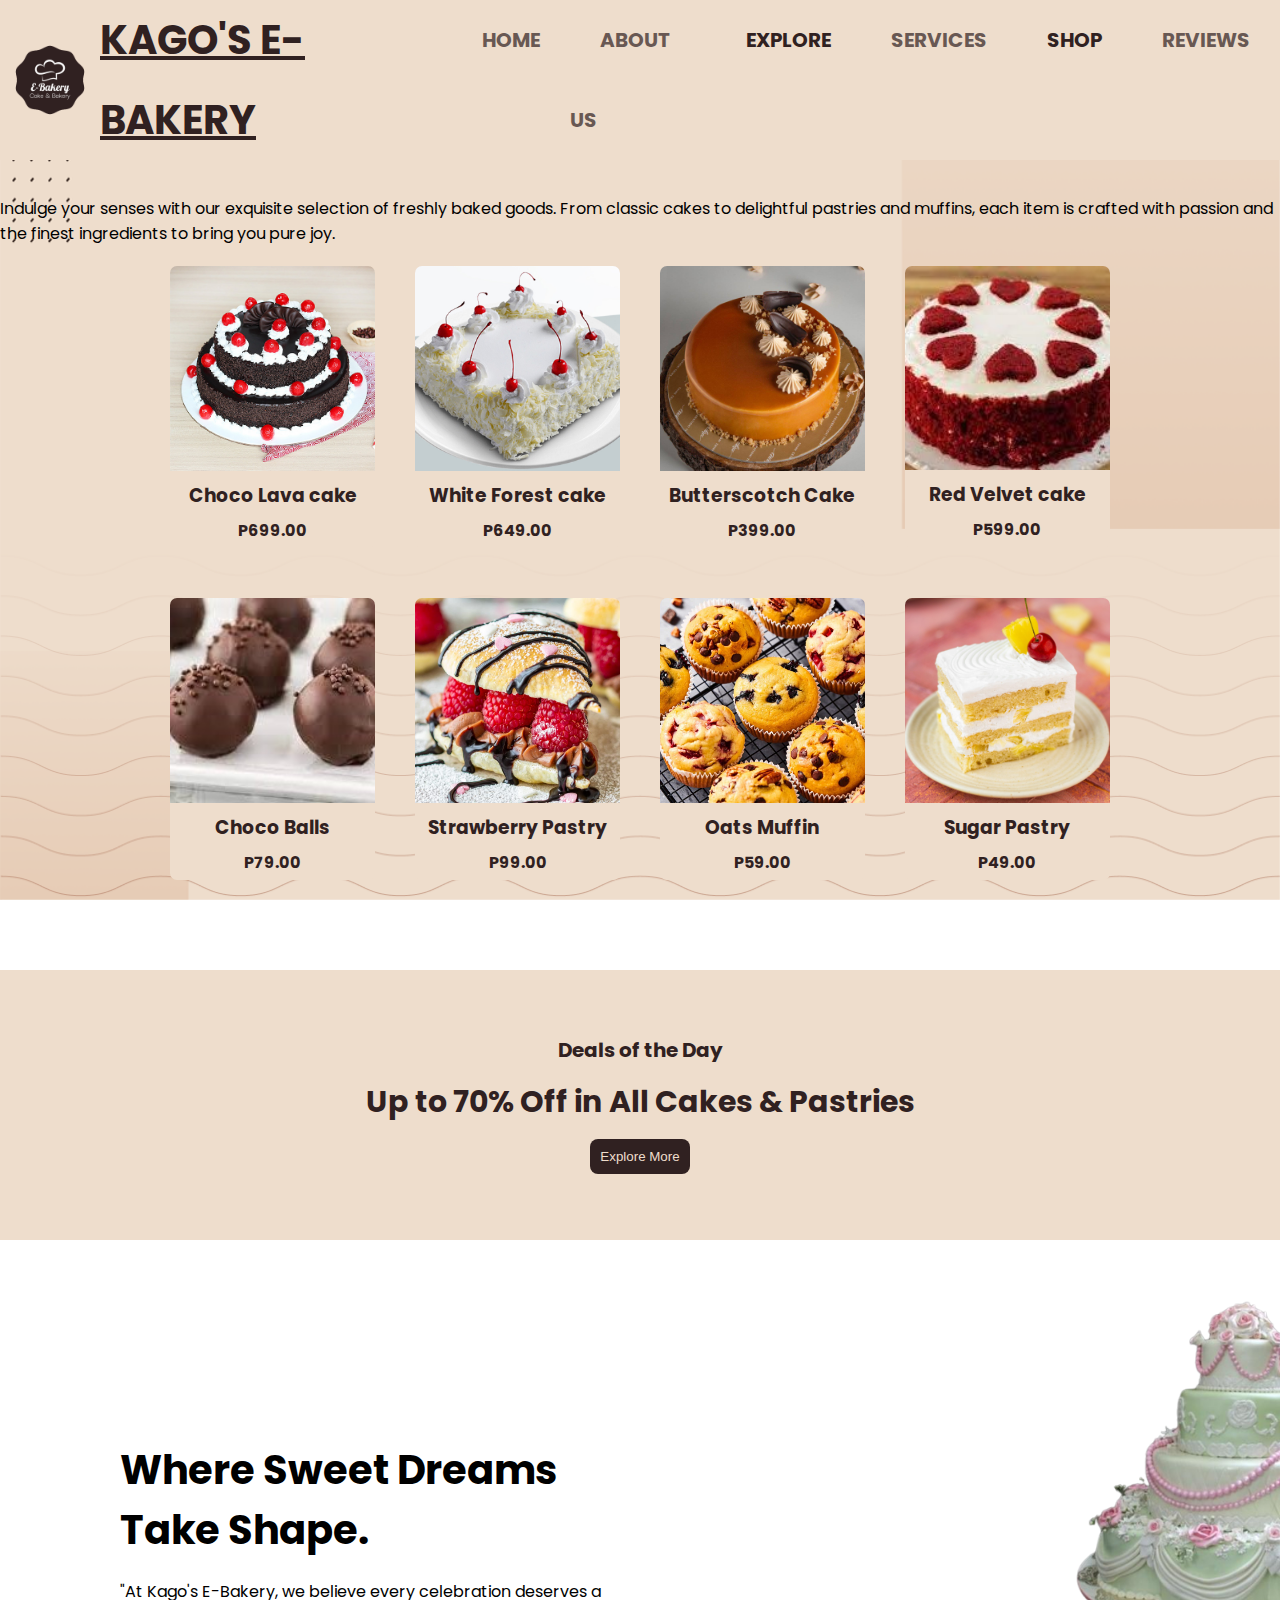
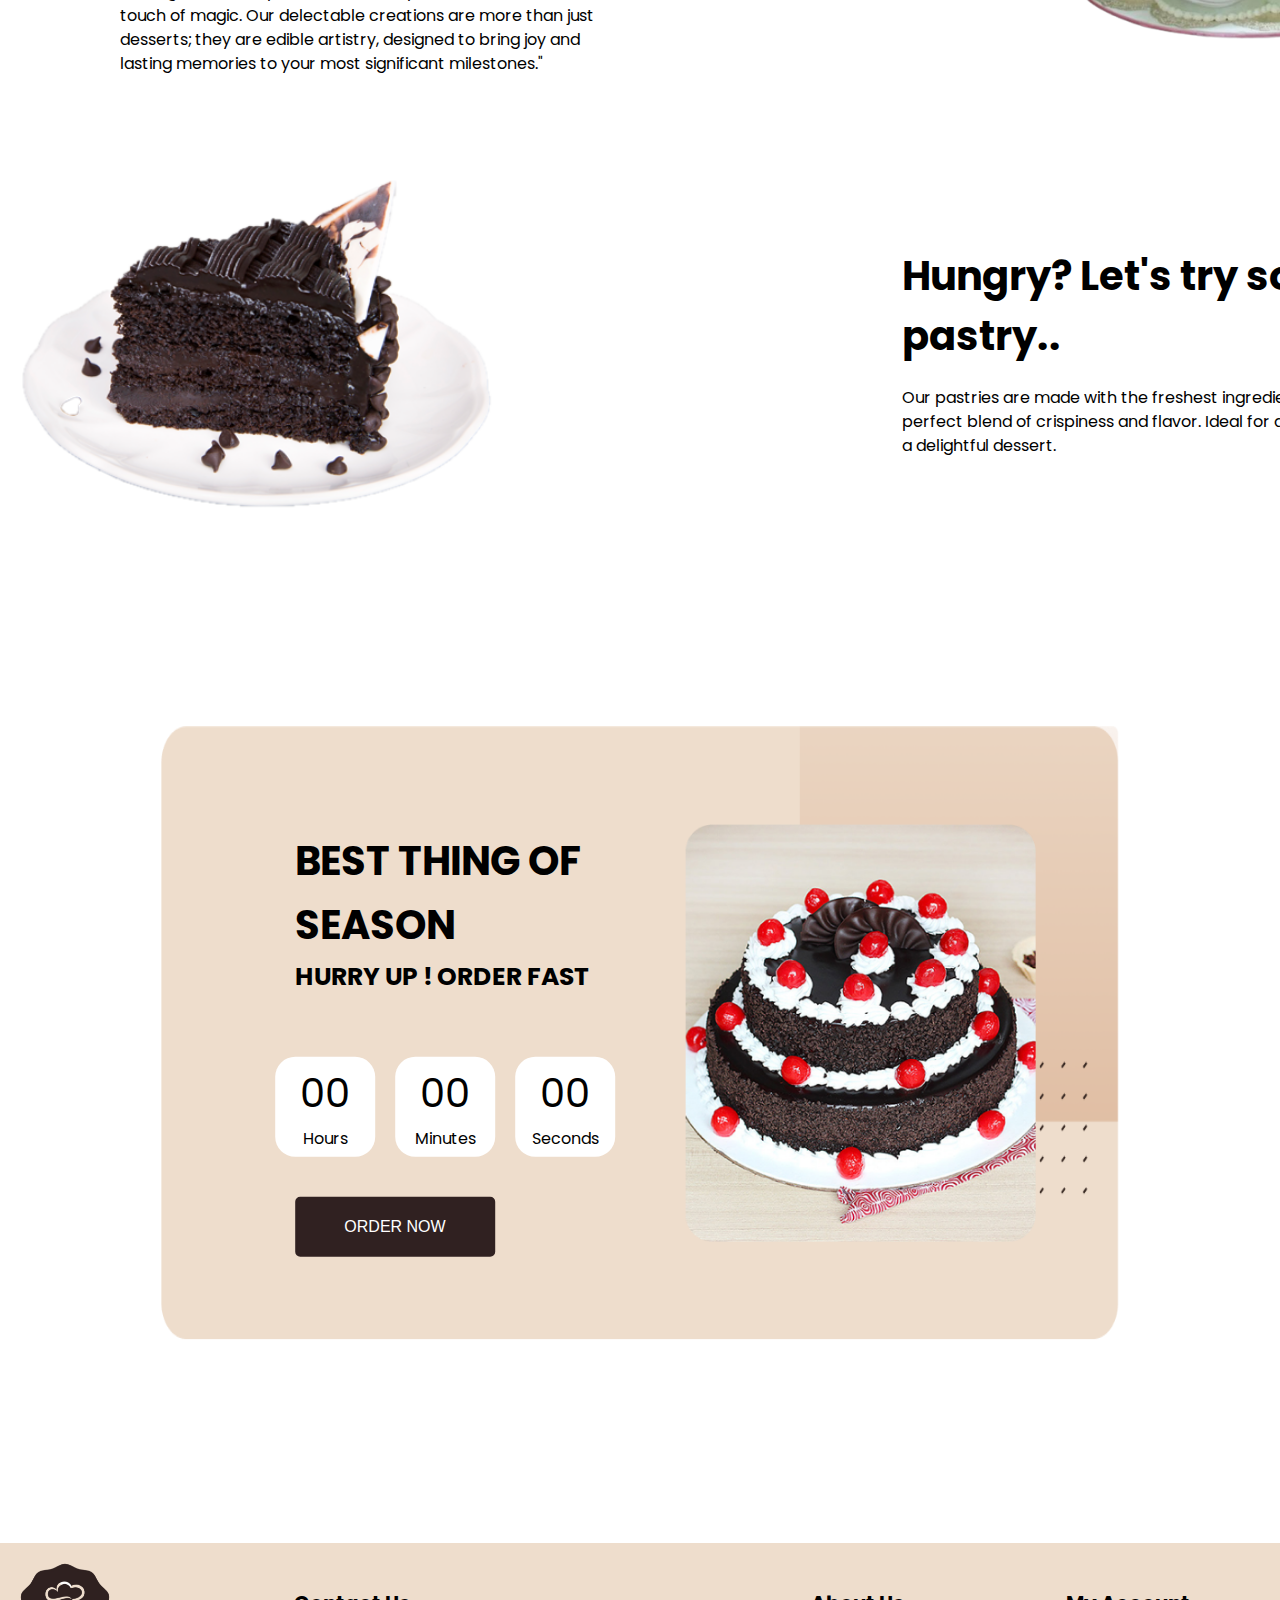
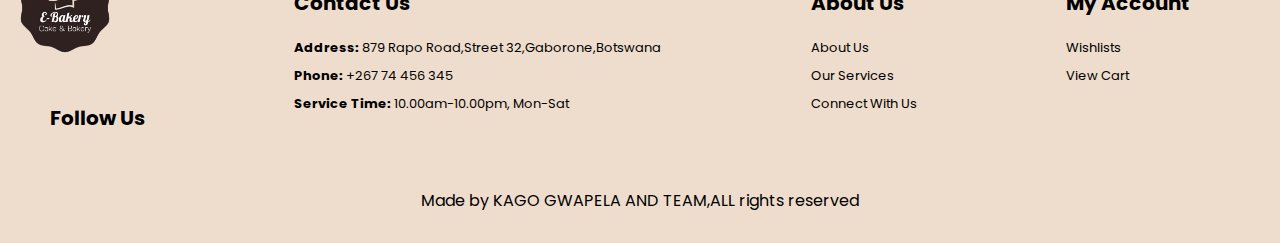
<file: Hero+Navbar/explore.html>
<!DOCTYPE html>
<html lang="en">
  <head>
    <meta charset="UTF-8" />
    <meta http-equiv="X-UA-Compatible" content="IE=edge" />
    <meta name="viewport" content="width=device-width, initial-scale=1.0" />

    <title>Kago's E-Bakery - Explore Our Products</title>
    <link
      rel="shortcut icon"
      href="../Cake Pics/logo.png"
      type="image/x-icon"
      style="width: 100px"
    />
    <link
      rel="stylesheet"
      href="https://cdnjs.cloudflare.com/ajax/libs/font-awesome/6.2.0/css/all.min.css"
      integrity="sha512-xh6O/CkQoPOWDdYTDqeRdPCVd1SpvCA9XXcUnZS2FmJNp1coAFzvtCN9BmamE+4aHK8yyUHUSCcJHgXloTyT2A=="
      crossorigin="anonymous"
      referrerpolicy="no-referrer"
    />
    <link rel="stylesheet" href="hero.css" />
    <link rel="stylesheet" href="https://unpkg.com/aos@next/dist/aos.css" />
  </head>

  <body>
    <div class="background">
      <img class="bg1-img" src="../Hero+Navbar/BG.png" alt="" />
    </div>
    <nav class="navbar">
      <div class="top-left">
        <img class="logo-img" src="Logo.png" alt="" />
        <div class="logo">
          <a href="../Hero+Navbar/hero.html"><u>KAGO'S E-BAKERY</u></a>
        </div>
      </div>
      <ul class="link-group">
        <li class="link">
          <a href="../Hero+Navbar/hero.html"><b>HOME</b></a>
        </li>
        <li class="link">
          <a href="about us.html"><b>ABOUT US</b></a>
        </li>

        <li class="linkactive">
          <a href="explore.html"><b>EXPLORE</b></a>
        </li>
		
        <li class="link">
          <a href="services.html"><b>SERVICES</b></a>
        </li>
		 <li class="linkactive">
                <a href="shop.html"><b>SHOP</b></a> </li>
        <li class="link">
          <a href="../Hero+Navbar/hero.html#review"><b>REVIEWS</b></a>
        </li>
      </ul>

    </nav>

    <section id="explore">
      <div class="pro-con">
        <h2>Our Products</h2>
        <p class="section-description">
          Indulge your senses with our exquisite selection of freshly baked goods.
          From classic cakes to delightful pastries and muffins, each item is crafted
          with passion and the finest ingredients to bring you pure joy.
        </p>
        <div id="cakes">
          <div class="cakes-box">
            <div class="cakes-img">
              <img
                src="../Cake Pics/Cake-with-a-Black-Forest-Flavour.jpeg"
                alt="Black Forest Cake"
              />
            </div>
            <a href="../Shop/shop.html" class="carditem">
              <div class="cakes-text">
                <h3>Choco Lava cake</h3>
                <div class="star">
                  <i class="fa-solid fa-star"></i>
                  <i class="fa-solid fa-star"></i>
                  <i class="fa-solid fa-star"></i>
                  <i class="fa-solid fa-star"></i>
                  <i class="fa-solid fa-star"></i>
                </div>
                <h4>P699.00</h4>
              </div>
            </a>
          </div>

          <div class="cakes-box">
            <div class="cakes-img">
              <img src="../Cake Pics/white forest.jpg " alt="White Forest Cake" />
            </div>
            <a href="../Shop/shop.html">
              <div class="cakes-text">
                <h3>White Forest cake</h3>
                <div class="star">
                  <i class="fa-solid fa-star"></i>
                  <i class="fa-solid fa-star"></i>
                  <i class="fa-solid fa-star"></i>
                  <i class="fa-solid fa-star"></i>
                  <i class="fa-solid fa-star"></i>
                </div>
                <h4>P649.00</h4>
              </div>
            </a>
          </div>

          <div class="cakes-box">
            <div class="cakes-img">
              <img src="../Cake Pics/butterscotch.jpg" alt="Butterscotch Cake" />
            </div>
            <a href="../Shop/shop.html">
              <div class="cakes-text">
                <h3>Butterscotch Cake</h3>
                <div class="star">
                  <i class="fa-solid fa-star"></i>
                  <i class="fa-solid fa-star"></i>
                  <i class="fa-solid fa-star"></i>
                  <i class="fa-solid fa-star"></i>
                  <i class="fa-solid fa-star"></i>
                </div>
                <h4>P399.00</h4>
              </div>
            </a>
          </div>

          <div class="cakes-box">
            <div class="cakes-img">
              <img src="../Cake Pics/download.jpeg" alt="Red Velvet Cake" />
            </div>
            <a href="../Shop/shop.html">
              <div class="cakes-text">
                <h3>Red Velvet cake</h3>
                <div class="star">
                  <i class="fa-solid fa-star"></i>
                  <i class="fa-solid fa-star"></i>
                  <i class="fa-solid fa-star"></i>
                  <i class="fa-solid fa-star"></i>
                  <i class="fa-solid fa-star"></i>
                </div>
                <h4>P599.00</h4>
              </div>
            </a>
          </div>

          <div class="cakes-box">
            <div class="cakes-img">
              <img src="../Cake Pics/choco.jfif" alt="Choco Balls" />
            </div>
            <a href="../Shop/shop.html">
              <div class="cakes-text">
                <h3>Choco Balls</h3>
                <div class="star">
                  <i class="fa-solid fa-star"></i>
                  <i class="fa-solid fa-star"></i>
                  <i class="fa-solid fa-star"></i>
                  <i class="fa-solid fa-star"></i>
                  <i class="fa-solid fa-star"></i>
                </div>
                <h4>P79.00</h4>
              </div>
            </a>
          </div>

          <div class="cakes-box">
            <div class="cakes-img">
              <img
                src="../Cake Pics/valentines-day-puff-pastry-hearts-image.jpg"
                alt="Strawberry Pastry"
              />
            </div>
            <a href="../Shop/shop.html">
              <div class="cakes-text">
                <h3>Strawberry Pastry</h3>
                <div class="star">
                  <i class="fa-solid fa-star"></i>
                  <i class="fa-solid fa-star"></i>
                  <i class="fa-solid fa-star"></i>
                  <i class="fa-solid fa-star"></i>
                  <i class="fa-solid fa-star"></i>
                </div>
                <h4>P99.00</h4>
              </div>
            </a>
          </div>

          <div class="cakes-box">
            <div class="cakes-img">
              <img src="../Cake Pics/low-calorie-muffins-recipe.jpeg" alt="Oats Muffin" />
            </div>
            <a href="../Shop/shop.html">
              <div class="cakes-text">
                <h3>Oats Muffin</h3>
                <div class="star">
                  <i class="fa-solid fa-star"></i>
                  <i class="fa-solid fa-star"></i>
                  <i class="fa-solid fa-star"></i>
                  <i class="fa-solid fa-star"></i>
                  <i class="fa-solid fa-star"></i>
                </div>
                <h4>P59.00</h4>
              </div>
            </a>
          </div>

          <div class="cakes-box">
            <div class="cakes-img">
              <img src="../Cake Pics/IMG_0745-scaled.jpg" alt="Sugar Pastry" />
            </div>
            <a href="../Shop/shop.html">
              <div class="cakes-text">
                <h3>Sugar Pastry</h3>
                <div class="star">
                  <i class="fa-solid fa-star"></i>
                  <i class="fa-solid fa-star"></i>
                  <i class="fa-solid fa-star"></i>
                  <i class="fa-solid fa-star"></i>
                  <i class="fa-solid fa-star"></i>
                </div>
                <h4>P49.00</h4>
              </div>
            </a>
          </div>
        </div>
      </div>
    </section>

    <section id="banner">
      <h4>Deals of the Day</h4>
      <h2>Up to <span>70% Off</span> in All Cakes & Pastries</h2>
      <a href="../Shop/shop.html">
        <button class="normal">Explore More</button></a
      >
    </section>

    <section id="feature">
      <div class="box-1">
        <div class="box1-text">
          <h3>Where Sweet Dreams Take Shape.</h3>
          <p>
            "At Kago's E-Bakery, we believe every celebration deserves a touch of magic. Our delectable creations
            are more than just desserts; they are edible artistry, designed to bring joy and lasting memories to your most significant milestones."
          </p>
        </div>
        <div class="box1-img">
          <img
            src="../Cake Pics/little-pleassures-3-cropped-1546000168-removebg-preview (1).png"
            alt="Cake display"
          />
        </div>
      </div>
      <div class="box-2">
        <div class="box2-img">
          <img src="../Cake Pics/choco_chip_pastry_b.png" alt="Chocolate Chip Pastry" />
        </div>
        <div class="box2-text">
          <h3>Hungry? Let's try some pastry..</h3>
          <p>
            Our pastries are made with the freshest ingredients, offering a perfect blend of crispiness and flavor.
            Ideal for a quick snack or a delightful dessert.
          </p>
        </div>
      </div>

      <div class="container-class">
        <div class="background-bg">
          <img src="../Cake Pics/Discount.png" alt="" class="bg-img" />
          <div class="inner-content">
            <div class="left">
              <div class="text">
                <h1 class="line1">BEST THING OF SEASON</h1>
                <h3 class="line2">HURRY UP ! ORDER FAST</h3>
              </div>
              <div class="time">
                <div class="specific-time" id="between">
                  <p id="hours">00</p>
                  <span>Hours</span>
                </div>
                <div class="specific-time">
                  <p id="minutes">00</p>
                  <span>Minutes</span>
                </div>
                <div class="specific-time" id="end">
                  <p id="days">00</p>
                  <span>Seconds</span>
                </div>
              </div>
              <a href="../Shop/shop.html" class="order-btn"
                ><button class="order">ORDER NOW</button></a
              >
            </div>
            <img class="main-img" src="../Cake Pics/Image.png" alt="Special Offer Cake" />
          </div>
        </div>
      </div>
    </section>

    <section id="footer" class="section-p1">
      <div class="col">
        <div class="foot-con">
          <img src="../Cake Pics/logo.png" alt="" style="width: 130px" />
        </div>

        <div class="follow">
          <h4>Follow Us</h4>
          <div class="icons">
            <i class="fa-brands fa-facebook"></i>
            <i class="fa-brands fa-instagram"></i>
            <i class="fa-brands fa-twitter"></i>
            <i class="fa-brands fa-youtube"></i>
          </div>
        </div>
      </div>
      <div class="col1">
        <div class="contact-col">
          <h4>Contact Us</h4>
          <p><strong>Address: </strong> 879 Rapo Road,Street 32,Gaborone,Botswana</p>
          <p><strong>Phone: </strong> +267 74 456 345</p>
          <p><strong>Service Time: </strong> 10.00am-10.00pm, Mon-Sat</p>
        </div>
      </div>

      <div class="col1">
        <h4>About Us</h4>
        <a href="../Hero+Navbar/hero.html#about">About Us</a>
        <a href="../Hero+Navbar/hero.html#service">Our Services</a>

        <a href="#footer">Connect With Us</a>
      </div>

      <div class="col2">
        <h4>My Account</h4>
       
        <a href="../cartspage/index.html">Wishlists</a>
        <a href="../cartspage/index.html">View Cart</a>
      </div>
    </section>

    <div class="copyright">
      <p>Made by KAGO GWAPELA AND TEAM,ALL rights reserved</p>
    </div>
    <script src="hero2.js"></script>
    <script src="../Carousel/carousel.js"></script>
    <script src="hero.js"></script>
  </body>
</html>
</file>
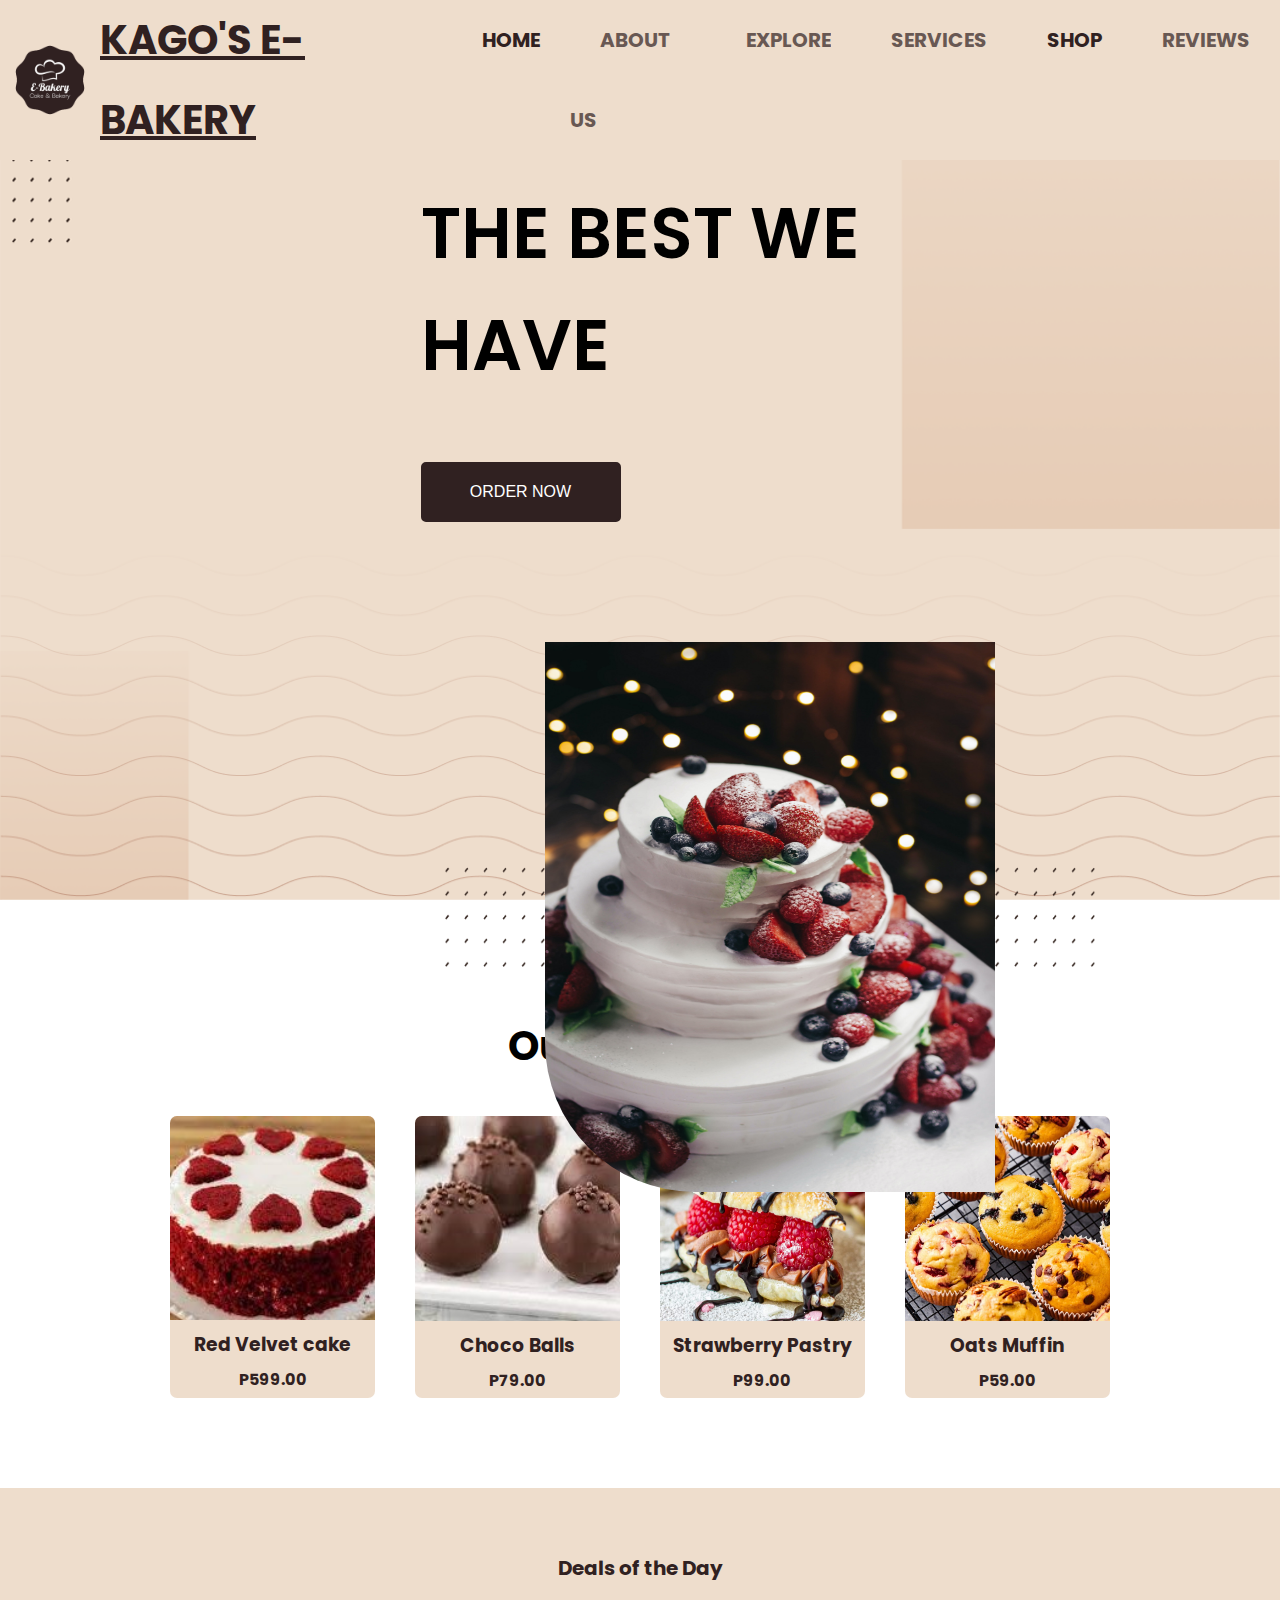
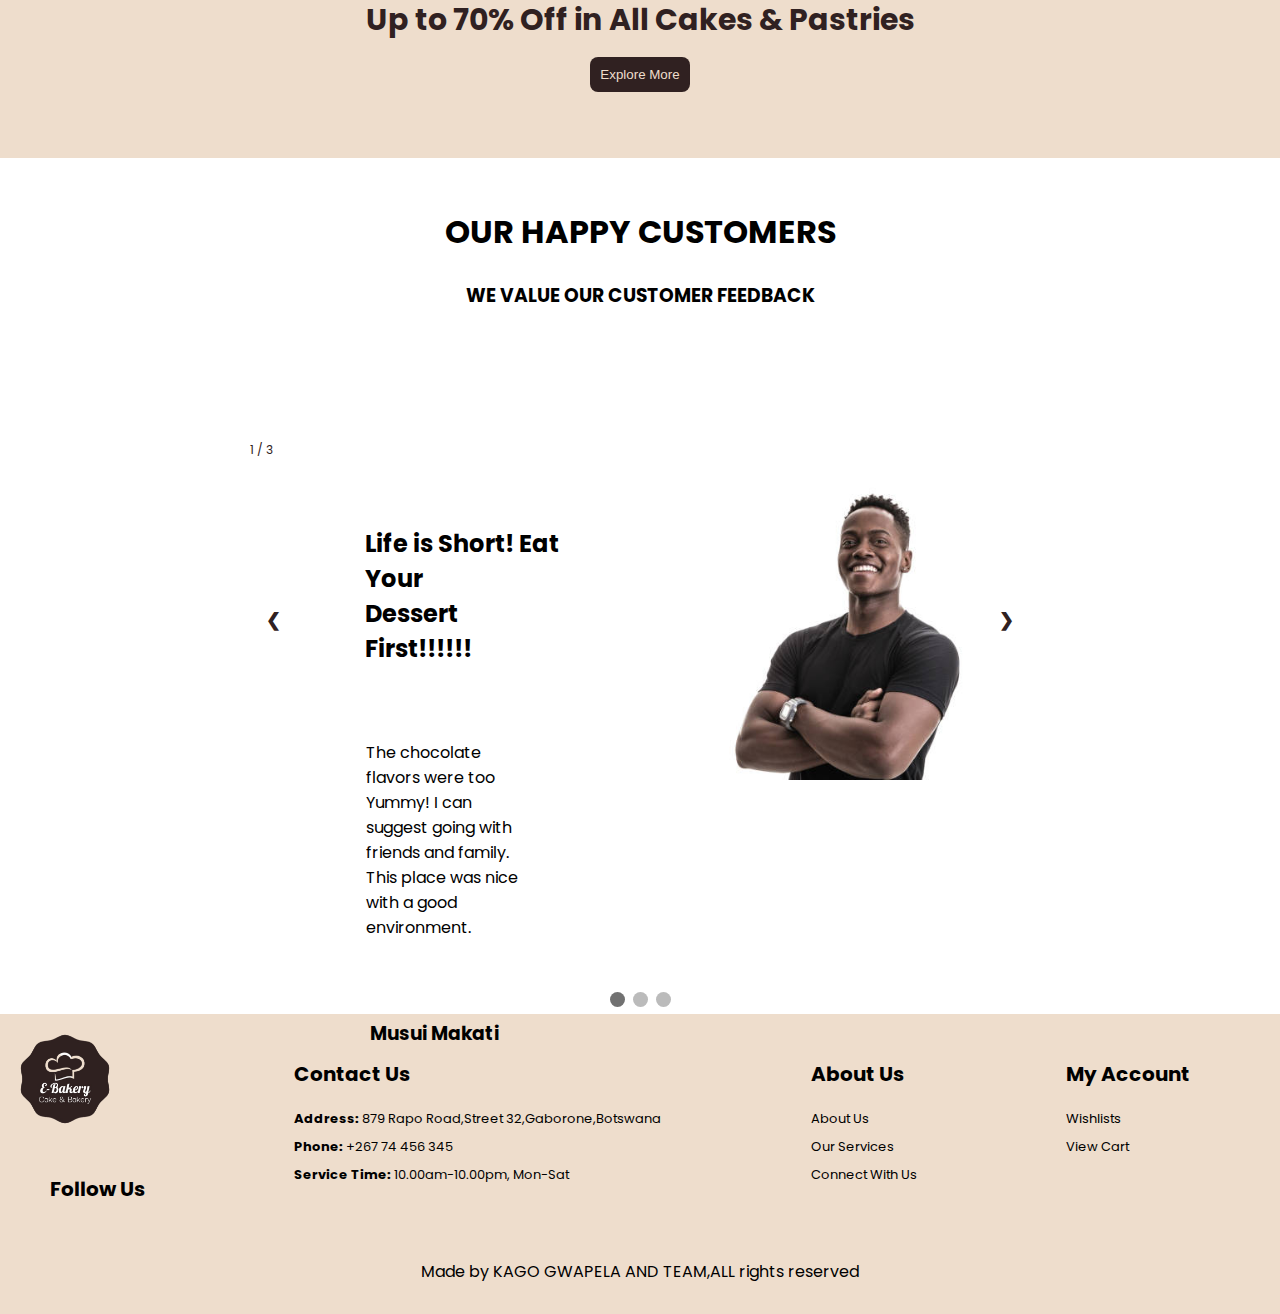
<file: Hero+Navbar/hero.html>
<!DOCTYPE html>
<html lang="en">
  <head>
    <meta charset="UTF-8" />
    <meta http-equiv="X-UA-Compatible" content="IE=edge" />
    <meta name="viewport" content="width=device-width, initial-scale=1.0" />

    <title>Kago's E-Bakery</title>
    <link
      rel="shortcut icon"
      href="../Cake Pics/logo.png"
      type="image/x-icon"
      style="width: 100px"
    />
    <link
      rel="stylesheet"
      href="https://cdnjs.cloudflare.com/ajax/libs/font-awesome/6.2.0/css/all.min.css"
      integrity="sha512-xh6O/CkQoPOWDdYTDqeRdPCVd1SpvCA9XXcUnZS2FmJNp1coAFzvtCN9BmamE+4aHK8yyUHUSCcJHgXloTyT2A=="
      crossorigin="anonymous"
      referrerpolicy="no-referrer"
    />
    <link rel="stylesheet" href="hero.css" />
    <link rel="stylesheet" href="https://unpkg.com/aos@next/dist/aos.css" />
  </head>

  <body>
    <div class="background">
      <img class="bg1-img" src="../Hero+Navbar/BG.png" alt="" />
    </div>
    <nav class="navbar">
      <div class="top-left">
        <!--logo-->
        <img class="logo-img" src="Logo.png" alt="" />
        <div class="logo">
          <a href="../Hero+Navbar/hero.html"><u>KAGO'S E-BAKERY</u></a>
        </div>
      </div>
      <ul class="link-group">
        <!--sections-->
        <li class="linkactive">
          <a href="../Hero+Navbar/hero.html"><b>HOME</b></a>
        </li>
        <li class="link">
          <a href="about us.html"><b>ABOUT US</b></a>
        </li>

        <li class="link">
          <a href="explore.html"><b>EXPLORE</b></a>
        </li>
        <li class="link">
          <a href="services.html"><b>SERVICES</b></a>
        </li>
		 <li class="linkactive">
                <a href="shop.html"><b>SHOP</b></a> </li>
        <li class="link">
          <a href="#review"><b>REVIEWS</b></a>
        </li>
      </ul>

      
    
        
    
    </nav>
    <section class="home-section">
      <div class="content">
        <!--text and image-->
        <div class="left">
          <div class="text">
            WE OFFER <br />
            THE BEST WE <br />
            HAVE
          </div>
         
		    <a href="../Shop/shop.html" class="order-btn"
                ><button class="order">ORDER NOW</button></a>
        </div>
        <div class="mainImg">
          <img class="vector" src="Vector.png" alt="" />
          <img id="mainImg" src="Cake-image.jpg" alt="" />
          <img class="vector" src="Vector.png" alt="" />
        </div>
      </div>
    </section>
 
    <section id="explore">
      <div class="pro-con">
        <h2>Our Products</h2>

        <div id="cakes">
        
         
          <div class="cakes-box">
            <div class="cakes-img">
              <img src="../Cake Pics/download.jpeg" alt="" />
            </div>
            <a href="../Shop/shop.html">
              <div class="cakes-text">
                <h3>Red Velvet cake</h3>
                <div class="star">
                  <i class="fa-solid fa-star"></i>
                  <i class="fa-solid fa-star"></i>
                  <i class="fa-solid fa-star"></i>
                  <i class="fa-solid fa-star"></i>
                  <i class="fa-solid fa-star"></i>
                </div>
                <h4>P599.00</h4>
              </div>
            </a>
          </div>

          <div class="cakes-box">
            <div class="cakes-img">
              <img src="../Cake Pics/choco.jfif" alt="" />
            </div>
            <a href="../Shop/shop.html">
              <div class="cakes-text">
                <h3>Choco Balls</h3>
                <div class="star">
                  <i class="fa-solid fa-star"></i>
                  <i class="fa-solid fa-star"></i>
                  <i class="fa-solid fa-star"></i>
                  <i class="fa-solid fa-star"></i>
                  <i class="fa-solid fa-star"></i>
                </div>
                <h4>P79.00</h4>
              </div>
            </a>
          </div>

          <div class="cakes-box">
            <div class="cakes-img">
              <img
                src="../Cake Pics/valentines-day-puff-pastry-hearts-image.jpg"
                alt=""
              />
            </div>
            <a href="../Shop/shop.html">
              <div class="cakes-text">
                <h3>Strawberry Pastry</h3>
                <div class="star">
                  <i class="fa-solid fa-star"></i>
                  <i class="fa-solid fa-star"></i>
                  <i class="fa-solid fa-star"></i>
                  <i class="fa-solid fa-star"></i>
                  <i class="fa-solid fa-star"></i>
                </div>
                <h4>P99.00</h4>
              </div>
            </a>
          </div>

          <div class="cakes-box">
            <div class="cakes-img">
              <img src="../Cake Pics/low-calorie-muffins-recipe.jpeg" alt="" />
            </div>
            <a href="../Shop/shop.html">
              <div class="cakes-text">
                <h3>Oats Muffin</h3>
                <div class="star">
                  <i class="fa-solid fa-star"></i>
                  <i class="fa-solid fa-star"></i>
                  <i class="fa-solid fa-star"></i>
                  <i class="fa-solid fa-star"></i>
                  <i class="fa-solid fa-star"></i>
                </div>
                <h4>P59.00</h4>
              </div>
            </a>
          </div>

          
        </div>
      </div>
    </section>
    <section id="banner">
      <h4>Deals of the Day</h4>
      <h2>Up to <span>70% Off</span> in All Cakes & Pastries</h2>
      <a href="../Shop/shop.html">
        <button class="normal">Explore More</button></a
      >
    </section>

    

   

    <section id="review">
      <h1 class="heading">OUR HAPPY CUSTOMERS</h1>
      <br />
      <h3 class="heading">WE VALUE OUR CUSTOMER FEEDBACK</h3>
      <div class="slideshow-container">
        <div class="mySlides">
          <div class="numbertext">1 / 3</div>
          <div class="carousel-box">
            <div class="carousel-text">
              <div class="carousel-heading">
                <h2>
                  Life is Short! Eat Your<br />
                  Dessert First!!!!!!
                </h2>
                <br /><br />
              </div>
              <p class="review">
                The chocolate flavors were too Yummy! I can suggest going with
                friends and family. This place was nice with a good environment.
              </p>
              <br />
              <br />
              <div class="carousel-subheading">
                <h3>Musui Makati</h3>
              </div>
            </div>

            <div class="carousel-img">
              <img src="../Carousel/img1.jpg" alt="" />
            </div>
          </div>
        </div>

        <div class="mySlides">
          <div class="numbertext">2 / 3</div>
          <div class="carousel-box">
            <div class="carousel-text">
              <div class="carousel-heading">
                <h2>Great Items !</h2>
                <br />
                <br />
              </div>

              <p class="review">
                Thoroughly satisfied with the products, will buy again !! Must
                visit once ! <br />
                <br />
              </p>
              <div class="carousel-subheading">
                <h3>Tsholo Sefeto</h3>
              </div>
            </div>

            <div class="carousel-img">
              <img src="../Carousel/img2.jpg" alt="" />
            </div>
          </div>
        </div>

        <div class="mySlides">
          <div class="numbertext">3 / 3</div>
          <div class="carousel-box">
            <div class="carousel-text">
              <div class="carousel-heading">
                <h2>Affordable !</h2>
                <br />
                <br />
              </div>

              <p class="review">
                Cakes and pastries are wonderful at reasonable prices , also
                fast delivery !
              </p>
              <br />
              <br />
              <div class="carousel-subheading">
                <h3>Mike Kilibile</h3>
              </div>
            </div>

            <div class="carousel-img">
              <img src="../Carousel/img3.jpg" alt="" />
            </div>
          </div>
        </div>

        <!-- Next and previous buttons -->
        <a class="prev" onclick="plusSlides(-1)">&#10094;</a>
        <a class="next" onclick="plusSlides(1)">&#10095;</a>
      </div>
      <br />

      <!-- The dots/circles -->
      <div style="text-align: center">
        <span class="dot" onclick="currentSlide(1)"></span>
        <span class="dot" onclick="currentSlide(2)"></span>
        <span class="dot" onclick="currentSlide(3)"></span>
      </div>
    </section>
    <section id="footer" class="section-p1">
      <div class="col">
        <div class="foot-con">
          <img src="../Cake Pics/logo.png" alt="" style="width: 130px" />
         
        </div>

        <div class="follow">
          <h4>Follow Us</h4>
          <div class="icons">
            <i class="fa-brands fa-facebook"></i>
            <i class="fa-brands fa-instagram"></i>
            <i class="fa-brands fa-twitter"></i>
            <i class="fa-brands fa-youtube"></i>
          </div>
        </div>
      </div>
      <div class="col1">
        <div class="contact-col">
          <h4>Contact Us</h4>
          <p><strong>Address: </strong> 879 Rapo Road,Street 32,Gaborone,Botswana</p>
          <p><strong>Phone: </strong> +267 74 456 345</p>
          <p><strong>Service Time: </strong> 10.00am-10.00pm, Mon-Sat</p>
        </div>
      </div>

      <div class="col1">
        <h4>About Us</h4>
        <a href="#about">About Us</a>
        <a href="#service">Our Services</a>

        <a href="#footer">Connect With Us</a>
      </div>

      <div class="col2">
        <h4>My Account</h4>
        
        <a href="../cartspage/index.html">Wishlists</a>
        <a href="../cartspage/index.html">View Cart</a>
      </div>
    </section>

    <div class="copyright">
      <p>Made by KAGO GWAPELA AND TEAM,ALL  rights reserved</p>
    </div>
    <script src="hero2.js"></script>
    <script src="../Carousel/carousel.js"></script>
    <script src="hero.js"></script>
  </body>
</html>
</file>
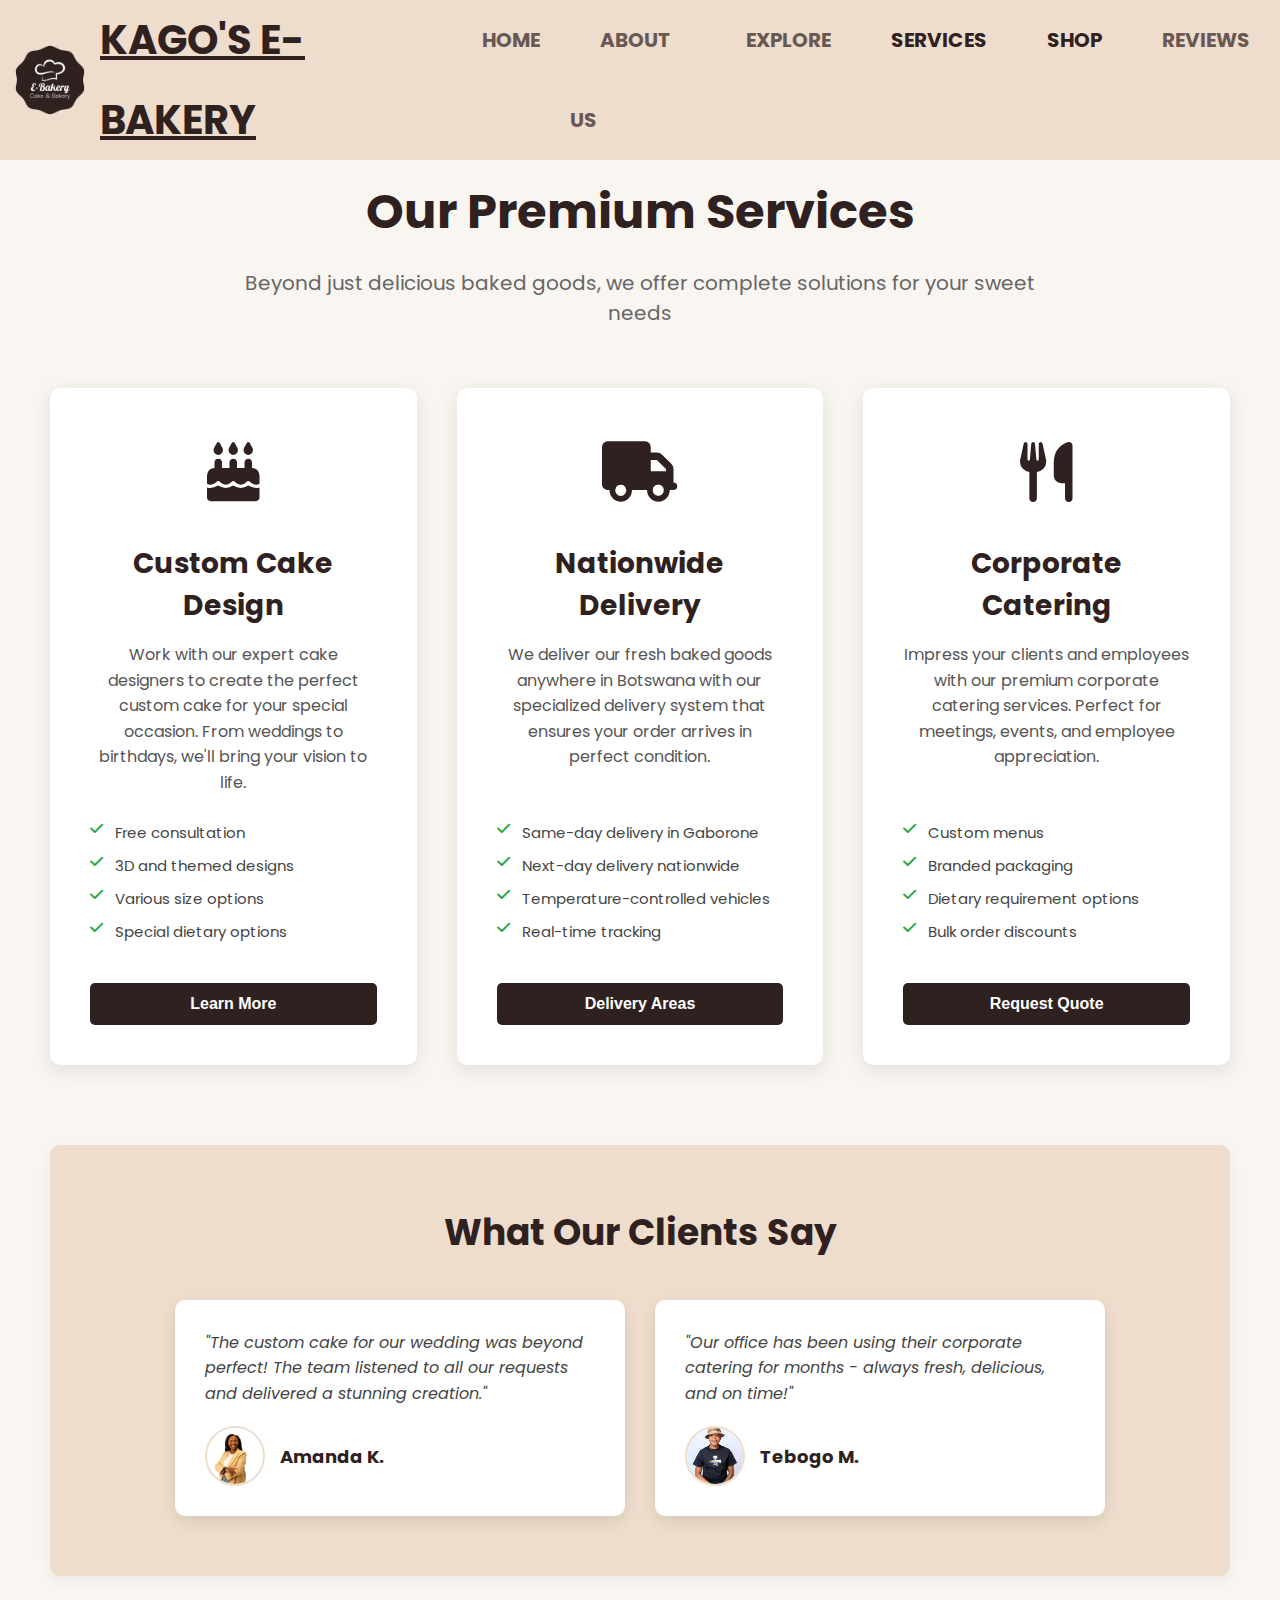
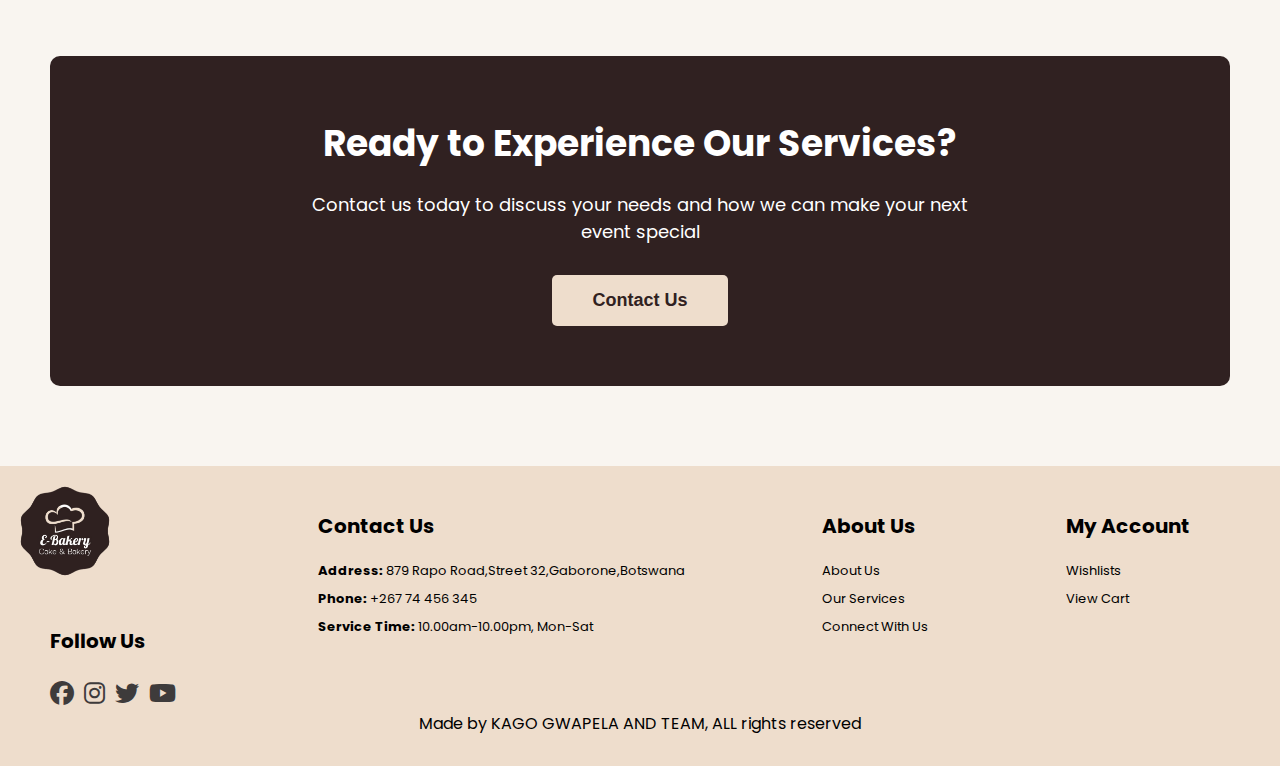
<file: Hero+Navbar/services.html>
<!DOCTYPE html>
<html lang="en">
  <head>
    <meta charset="UTF-8" />
    <meta http-equiv="X-UA-Compatible" content="IE=edge" />
    <meta name="viewport" content="width=device-width, initial-scale=1.0" />
    <title>Services - Kago's E-Bakery</title>
    <link rel="shortcut icon" href="../Cake Pics/logo.png" type="image/x-icon" />
    <link
      rel="stylesheet"
      href="https://cdnjs.cloudflare.com/ajax/libs/font-awesome/6.2.0/css/all.min.css"
    />
    <link rel="stylesheet" href="hero.css" />
    <style>
      /* Internal CSS for Services Page */

      .services-section {
        padding: 80px 50px;
        background-color: #f9f5f0; /* Light background for the section */
        min-height: calc(100vh - 200px); /* Adjust based on actual header/footer height */
      }

      .services-header {
        text-align: center;
        margin-bottom: 60px;
      }

      .services-header h1 {
        font-size: 48px;
        color: #302121;
        margin-bottom: 20px;
      }

      .services-header p {
        font-size: 20px;
        color: #666;
        max-width: 800px;
        margin: 0 auto;
        line-height: 1.5;
      }

      .services-grid {
        display: grid;
        grid-template-columns: repeat(auto-fit, minmax(300px, 1fr));
        gap: 40px;
        max-width: 1200px;
        margin: 0 auto;
      }

      .service-card-large {
        background: white;
        padding: 40px;
        border-radius: 10px;
        box-shadow: 0 5px 20px rgba(0, 0, 0, 0.1);
        text-align: center;
        transition: transform 0.3s ease, box-shadow 0.3s ease;
        display: flex;
        flex-direction: column;
        justify-content: space-between;
      }

      .service-card-large:hover {
        transform: translateY(-15px);
        box-shadow: 0 10px 30px rgba(0, 0, 0, 0.15);
      }

      .service-card-large .service-icon {
        font-size: 60px;
        color: #302121;
        margin-bottom: 25px;
      }

      .service-card-large h2 {
        font-size: 28px;
        color: #302121;
        margin-bottom: 15px;
      }

      .service-card-large p {
        font-size: 16px;
        color: #555;
        line-height: 1.6;
        margin-bottom: 25px;
        flex-grow: 1; /* Allows paragraph to take available space */
      }

      .service-card-large .service-features {
        list-style: none;
        padding: 0;
        margin-bottom: 30px;
        text-align: left;
      }

      .service-card-large .service-features li {
        font-size: 15px;
        color: #444;
        margin-bottom: 10px;
        position: relative;
        padding-left: 25px;
      }

      .service-card-large .service-features li::before {
        content: '\f00c'; /* FontAwesome check icon */
        font-family: "Font Awesome 6 Free";
        font-weight: 900;
        position: absolute;
        left: 0;
        color: #28a745; /* Green checkmark */
      }

      .service-card-large .service-btn {
        padding: 12px 25px;
        background: #302121;
        color: white;
        border: none;
        border-radius: 5px;
        cursor: pointer;
        font-weight: bold;
        font-size: 16px;
        transition: background 0.3s ease, transform 0.3s ease;
      }

      .service-card-large .service-btn:hover {
        background: #462f2f;
        transform: translateY(-3px);
      }

      .service-testimonials {
        text-align: center;
        margin-top: 80px;
        padding: 60px 0;
        background-color: #eeddcc;
        border-radius: 10px;
        box-shadow: 0 5px 15px rgba(0, 0, 0, 0.05);
      }

      .service-testimonials h2 {
        font-size: 36px;
        color: #302121;
        margin-bottom: 40px;
      }

      .testimonial-slider {
        display: flex;
        justify-content: center;
        gap: 30px;
        flex-wrap: wrap; /* Allows testimonials to wrap on smaller screens */
        max-width: 1000px;
        margin: 0 auto;
      }

      .testimonial {
        background: white;
        padding: 30px;
        border-radius: 10px;
        box-shadow: 0 5px 15px rgba(0, 0, 0, 0.1);
        width: 45%; /* Adjust width for two columns */
        min-width: 300px; /* Minimum width for single column */
        text-align: left;
      }

      .testimonial p {
        font-style: italic;
        color: #444;
        margin-bottom: 20px;
        line-height: 1.6;
      }

      .testimonial .client-info {
        display: flex;
        align-items: center;
        gap: 15px;
      }

      .testimonial .client-info img {
        width: 60px;
        height: 60px;
        border-radius: 50%;
        object-fit: cover;
        border: 2px solid #eeddcc;
      }

      .testimonial .client-info span {
        font-weight: bold;
        color: #302121;
        font-size: 18px;
      }

      .service-cta {
        text-align: center;
        margin-top: 80px;
        padding: 60px 0;
        background: #302121;
        color: white;
        border-radius: 10px;
      }

      .service-cta h2 {
        font-size: 36px;
        margin-bottom: 20px;
      }

      .service-cta p {
        font-size: 18px;
        margin-bottom: 30px;
        max-width: 700px;
        margin-left: auto;
        margin-right: auto;
        line-height: 1.5;
      }

      .cta-btn {
        padding: 15px 40px;
        background: #eeddcc;
        color: #302121;
        border: none;
        border-radius: 5px;
        font-size: 18px;
        font-weight: bold;
        cursor: pointer;
        transition: all 0.3s ease, transform 0.3s ease;
      }

      .cta-btn:hover {
        background: white;
        transform: translateY(-3px);
      }

      /* Pop-up Modal Styles */
      .modal {
        display: none; /* Hidden by default */
        position: fixed; /* Stay in place */
        z-index: 10; /* Sit on top */
        left: 0;
        top: 0;
        width: 100%; /* Full width */
        height: 100%; /* Full height */
        overflow: auto; /* Enable scroll if needed */
        background-color: rgba(0,0,0,0.7); /* Black w/ opacity */
        justify-content: center;
        align-items: center;
      }

      .modal-content {
        background-color: #fefefe;
        margin: auto;
        padding: 30px;
        border: 1px solid #888;
        width: 80%;
        max-width: 900px;
        border-radius: 10px;
        box-shadow: 0 5px 20px rgba(0,0,0,0.2);
        position: relative;
        display: flex;
        flex-direction: column;
        align-items: center;
      }

      .close-button {
        color: #aaa;
        position: absolute;
        top: 10px;
        right: 20px;
        font-size: 30px;
        font-weight: bold;
        cursor: pointer;
      }

      .close-button:hover,
      .close-button:focus {
        color: black;
        text-decoration: none;
        cursor: pointer;
      }

      .modal-content h3 {
        color: #302121;
        font-size: 32px;
        margin-bottom: 20px;
        text-align: center;
      }

      .modal-iframe {
        width: 100%;
        height: 400px; /* Adjust height as needed */
        border: none;
        border-radius: 8px;
        margin-bottom: 20px;
      }

      .modal-text {
        font-size: 16px;
        color: #555;
        line-height: 1.6;
        text-align: center;
        margin-bottom: 20px;
      }

      .contact-form {
        display: flex;
        flex-direction: column;
        gap: 15px;
        width: 80%;
        max-width: 500px;
        margin-top: 20px;
      }

      .contact-form input[type="text"],
      .contact-form input[type="email"],
      .contact-form textarea {
        padding: 12px;
        border: 1px solid #ccc;
        border-radius: 5px;
        font-size: 16px;
      }

      .contact-form textarea {
        resize: vertical;
        min-height: 100px;
      }

      .contact-form button {
        padding: 12px 25px;
        background: #302121;
        color: white;
        border: none;
        border-radius: 5px;
        cursor: pointer;
        font-weight: bold;
        font-size: 16px;
        transition: background 0.3s ease;
      }

      .contact-form button:hover {
        background: #462f2f;
      }
    </style>
  </head>

  <body>
    <div class="background">
      <img class="bg1-img" src="../Hero+Navbar/BG.png" alt="" />
    </div>
    <nav class="navbar">
      <div class="top-left">
        <img class="logo-img" src="Logo.png" alt="" />
        <div class="logo">
          <a href="../Hero+Navbar/hero.html"><u>KAGO'S E-BAKERY</u></a>
        </div>
      </div>
      <ul class="link-group">
        <li class="link">
          <a href="../Hero+Navbar/hero.html"><b>HOME</b></a>
        </li>
        <li class="link">
          <a href="about us.html"><b>ABOUT US</b></a>
        </li>
        <li class="link">
          <a href="explore.html"><b>EXPLORE</b></a>
        </li>
        <li class="linkactive">
          <a href="services.html"><b>SERVICES</b></a>
        </li>
		 <li class="linkactive">
                <a href="shop.html"><b>SHOP</b></a> </li>
        <li class="link">
          <a href="../Hero+Navbar/hero.html#review"><b>REVIEWS</b></a>
        </li>
      </ul>

    
       
    
        
    </nav>

    <section class="services-section">
      <div class="services-header">
        <h1>Our Premium Services</h1>
        <p>Beyond just delicious baked goods, we offer complete solutions for your sweet needs</p>
      </div>
      
      <div class="services-grid">
        <div class="service-card-large">
          <div class="service-icon">
            <i class="fas fa-birthday-cake"></i>
          </div>
          <h2>Custom Cake Design</h2>
          <p>Work with our expert cake designers to create the perfect custom cake for your special occasion. From weddings to birthdays, we'll bring your vision to life.</p>
          <ul class="service-features">
            <li>Free consultation</li>
            <li>3D and themed designs</li>
            <li>Various size options</li>
            <li>Special dietary options</li>
          </ul>
          <button class="service-btn" data-service="custom-cake">Learn More</button>
        </div>
        
        <div class="service-card-large">
          <div class="service-icon">
            <i class="fas fa-truck"></i>
          </div>
          <h2>Nationwide Delivery</h2>
          <p>We deliver our fresh baked goods anywhere in Botswana with our specialized delivery system that ensures your order arrives in perfect condition.</p>
          <ul class="service-features">
            <li>Same-day delivery in Gaborone</li>
            <li>Next-day delivery nationwide</li>
            <li>Temperature-controlled vehicles</li>
            <li>Real-time tracking</li>
          </ul>
          <button class="service-btn" data-service="delivery">Delivery Areas</button>
        </div>
        
        
        <div class="service-card-large">
          <div class="service-icon">
            <i class="fas fa-utensils"></i>
          </div>
          <h2>Corporate Catering</h2>
          <p>Impress your clients and employees with our premium corporate catering services. Perfect for meetings, events, and employee appreciation.</p>
          <ul class="service-features">
            <li>Custom menus</li>
            <li>Branded packaging</li>
            <li>Dietary requirement options</li>
            <li>Bulk order discounts</li>
          </ul>
          <button class="service-btn" data-service="corporate-catering">Request Quote</button>
        </div>
      </div>
      
      <div class="service-testimonials">
        <h2>What Our Clients Say</h2>
        <div class="testimonial-slider">
          <div class="testimonial">
            <p>"The custom cake for our wedding was beyond perfect! The team listened to all our requests and delivered a stunning creation."</p>
            <div class="client-info">
              <img src="../Images/client1.jpg" alt="Amanda K.">
              <span>Amanda K.</span>
            </div>
          </div>
          <div class="testimonial">
            <p>"Our office has been using their corporate catering for months - always fresh, delicious, and on time!"</p>
            <div class="client-info">
              <img src="../Images/client2.jpeg" alt="Tebogo M.">
              <span>Tebogo M.</span>
            </div>
          </div>
        </div>
      </div>
      
      <div class="service-cta">
        <h2>Ready to Experience Our Services?</h2>
        <p>Contact us today to discuss your needs and how we can make your next event special</p>
        <button class="cta-btn" id="contactUsBtn">Contact Us</button>
      </div>
    </section>

    <section id="footer" class="section-p1">
      <div class="col">
        <div class="foot-con">
          <img src="../Cake Pics/logo.png" alt="" style="width: 130px" />
        </div>

        <div class="follow">
          <h4>Follow Us</h4>
          <div class="icons">
            <i class="fa-brands fa-facebook"></i>
            <i class="fa-brands fa-instagram"></i>
            <i class="fa-brands fa-twitter"></i>
            <i class="fa-brands fa-youtube"></i>
          </div>
        </div>
      </div>
      <div class="col1">
        <div class="contact-col">
          <h4>Contact Us</h4>
          <p><strong>Address: </strong> 879 Rapo Road,Street 32,Gaborone,Botswana</p>
          <p><strong>Phone: </strong> +267 74 456 345</p>
          <p><strong>Service Time: </strong> 10.00am-10.00pm, Mon-Sat</p>
        </div>
      </div>

      <div class="col1">
        <h4>About Us</h4>
        <a href="aboutus.html">About Us</a>
        <a href="services.html">Our Services</a>
        <a href="#footer">Connect With Us</a>
      </div>

      <div class="col2">
        <h4>My Account</h4>
        
        <a href="../cartspage/index.html">Wishlists</a>
        <a href="../cartspage/index.html">View Cart</a>
      </div>
    </section>

    <div class="copyright">
      <p>Made by KAGO GWAPELA AND TEAM, ALL rights reserved</p>
    </div>

    <div id="serviceModal" class="modal">
      <div class="modal-content">
        <span class="close-button">&times;</span>
        <h3 id="modalTitle"></h3>
        <iframe id="modalIframe" class="modal-iframe" frameborder="0" allowfullscreen></iframe>
        <p id="modalText" class="modal-text"></p>
      </div>
    </div>

    <div id="contactModal" class="modal">
      <div class="modal-content">
        <span class="close-button">&times;</span>
        <h3>Contact Us</h3>
        <p class="modal-text">Fill out the form below and we'll get back to you shortly!</p>
        <form class="contact-form">
          <input type="text" placeholder="Your Name" required>
          <input type="email" placeholder="Your Email" required>
          <textarea placeholder="Your Message" required></textarea>
          <button type="submit">Send Message</button>
        </form>
      </div>
    </div>

    <script src="hero.js"></script>
    <script>
      // Get the modals
      const serviceModal = document.getElementById('serviceModal');
      const contactModal = document.getElementById('contactModal');

      // Get the buttons that open the modals
      const serviceBtns = document.querySelectorAll('.service-btn');
      const contactUsBtn = document.getElementById('contactUsBtn');

      // Get the <span> element that closes the modal
      const closeButtons = document.querySelectorAll('.close-button');

      // Get modal content elements
      const modalTitle = document.getElementById('modalTitle');
      const modalIframe = document.getElementById('modalIframe');
      const modalText = document.getElementById('modalText');
	  


      // Define content for each service
      const serviceContent = {
        'custom-cake': {
          title: 'Custom Cake Design Service',
          video: 'https://www.youtube.com/shorts/PAxGevZubdM', // Example YouTube video ID
          text: 'Bring your wildest cake dreams to life! Our expert designers work with you to create a unique masterpiece for any occasion, from elaborate wedding cakes to whimsical birthday creations. We handle everything from concept to delivery, ensuring your cake is as delicious as it is beautiful. Dietary restrictions and specific themes are happily accommodated.'
        },
        'delivery': {
          title: 'Nationwide Delivery Service',
          video: 'https://youtu.be/rGgkmWfSPUU?si=n-WIpDNDxOLn3pSo', // Example delivery video
          text: 'Enjoy Kago\'s E-Bakery delights anywhere in Botswana! Our specialized, temperature-controlled delivery ensures your order arrives fresh and perfect, no matter the distance. We offer same-day delivery in Gaborone and reliable next-day service across the nation. Track your order in real-time and relax, knowing your treats are on their way.'
        },
        'subscription': {
          title: 'Bakery Subscription Service',
          video: 'https://youtube.com/shorts/BDPIhb-nrhA?si=RVeQJybTUpWFx_AD', // Example subscription box video
          text: 'Never miss out on your favorite Kago\'s E-Bakery treats with our convenient subscription service! Choose from weekly or monthly deliveries, customize your boxes with a variety of baked goods, and enjoy exclusive discounts. It\'s the perfect way to keep your pantry stocked with fresh, delicious pastries without lifting a finger. Plus, you can pause or cancel anytime!'
        },
        'corporate-catering': {
          title: 'Corporate Catering Services',
          video: 'https://www.youtube.com/shorts/NpGOParg6yI', // Example corporate event catering
          text: 'Elevate your corporate events and impress clients with our premium catering services. From delightful breakfast pastries for morning meetings to elaborate dessert spreads for gala events, we offer custom menus tailored to your needs. Enjoy branded packaging and flexible options for dietary requirements, along with attractive bulk order discounts for any size gathering.'
        }
      };

      // Function to open service modal
      serviceBtns.forEach(btn => {
        btn.onclick = function() {
          const serviceType = this.dataset.service;
          const content = serviceContent[serviceType];

          if (content) {
            modalTitle.textContent = content.title;
            modalIframe.src = content.video;
            modalText.textContent = content.text;
            serviceModal.style.display = 'flex';
          }
        }
      });

      // Function to open contact modal
      contactUsBtn.onclick = function() {
        contactModal.style.display = 'flex';
      }

      // Function to close modals
      closeButtons.forEach(btn => {
        btn.onclick = function() {
          serviceModal.style.display = 'none';
          contactModal.style.display = 'none';
          modalIframe.src = ''; // Stop video playback
        }
      });

      // Close the modal when clicking outside of it
      window.onclick = function(event) {
        if (event.target == serviceModal) {
          serviceModal.style.display = 'none';
          modalIframe.src = ''; // Stop video playback
        }
        if (event.target == contactModal) {
          contactModal.style.display = 'none';
        }
      }

      // Handle form submission for contact form
      const contactForm = document.querySelector('.contact-form');
      contactForm.addEventListener('submit', function(event) {
        event.preventDefault(); // Prevent default form submission
        alert('Thank you for your message! We will get back to you soon.'); // Simple alert for demo
        contactModal.style.display = 'none'; // Close modal after submission
        contactForm.reset(); // Clear the form
      });
    </script>
  </body>
</html>
</file>
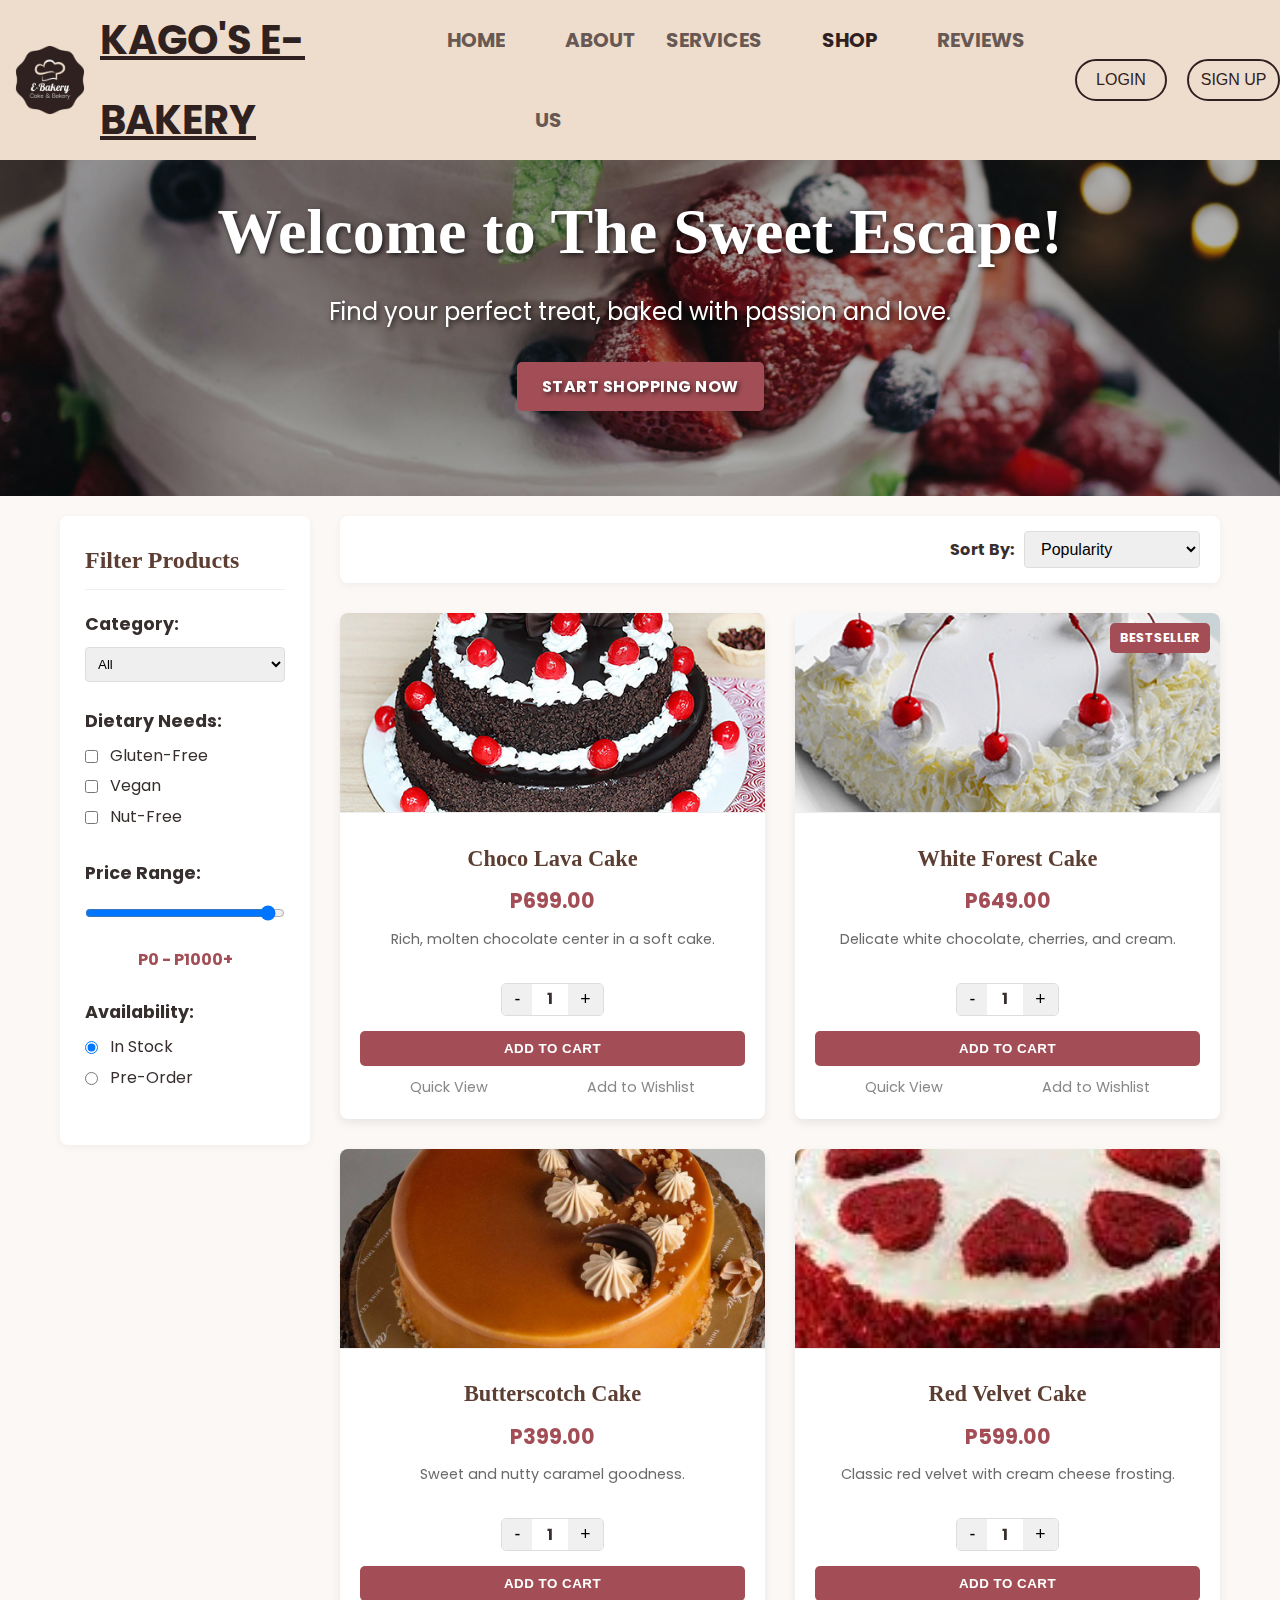
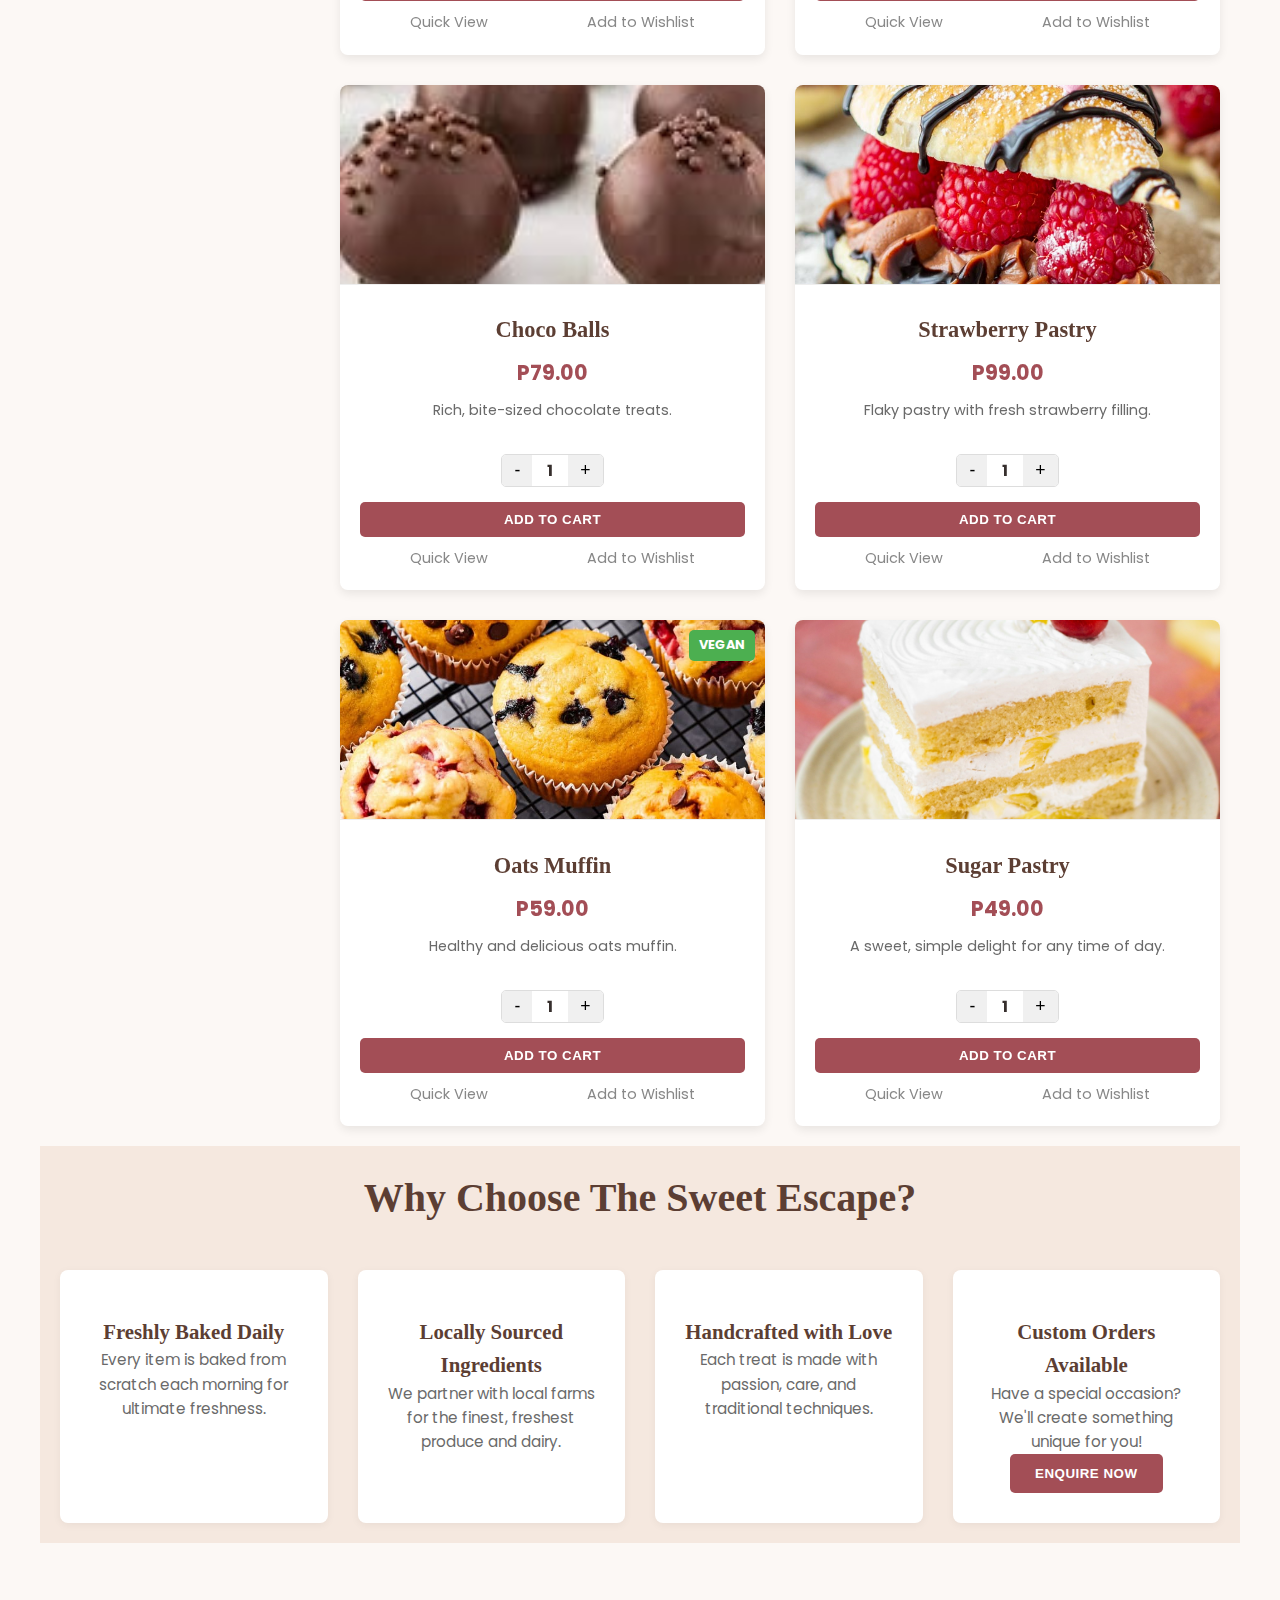
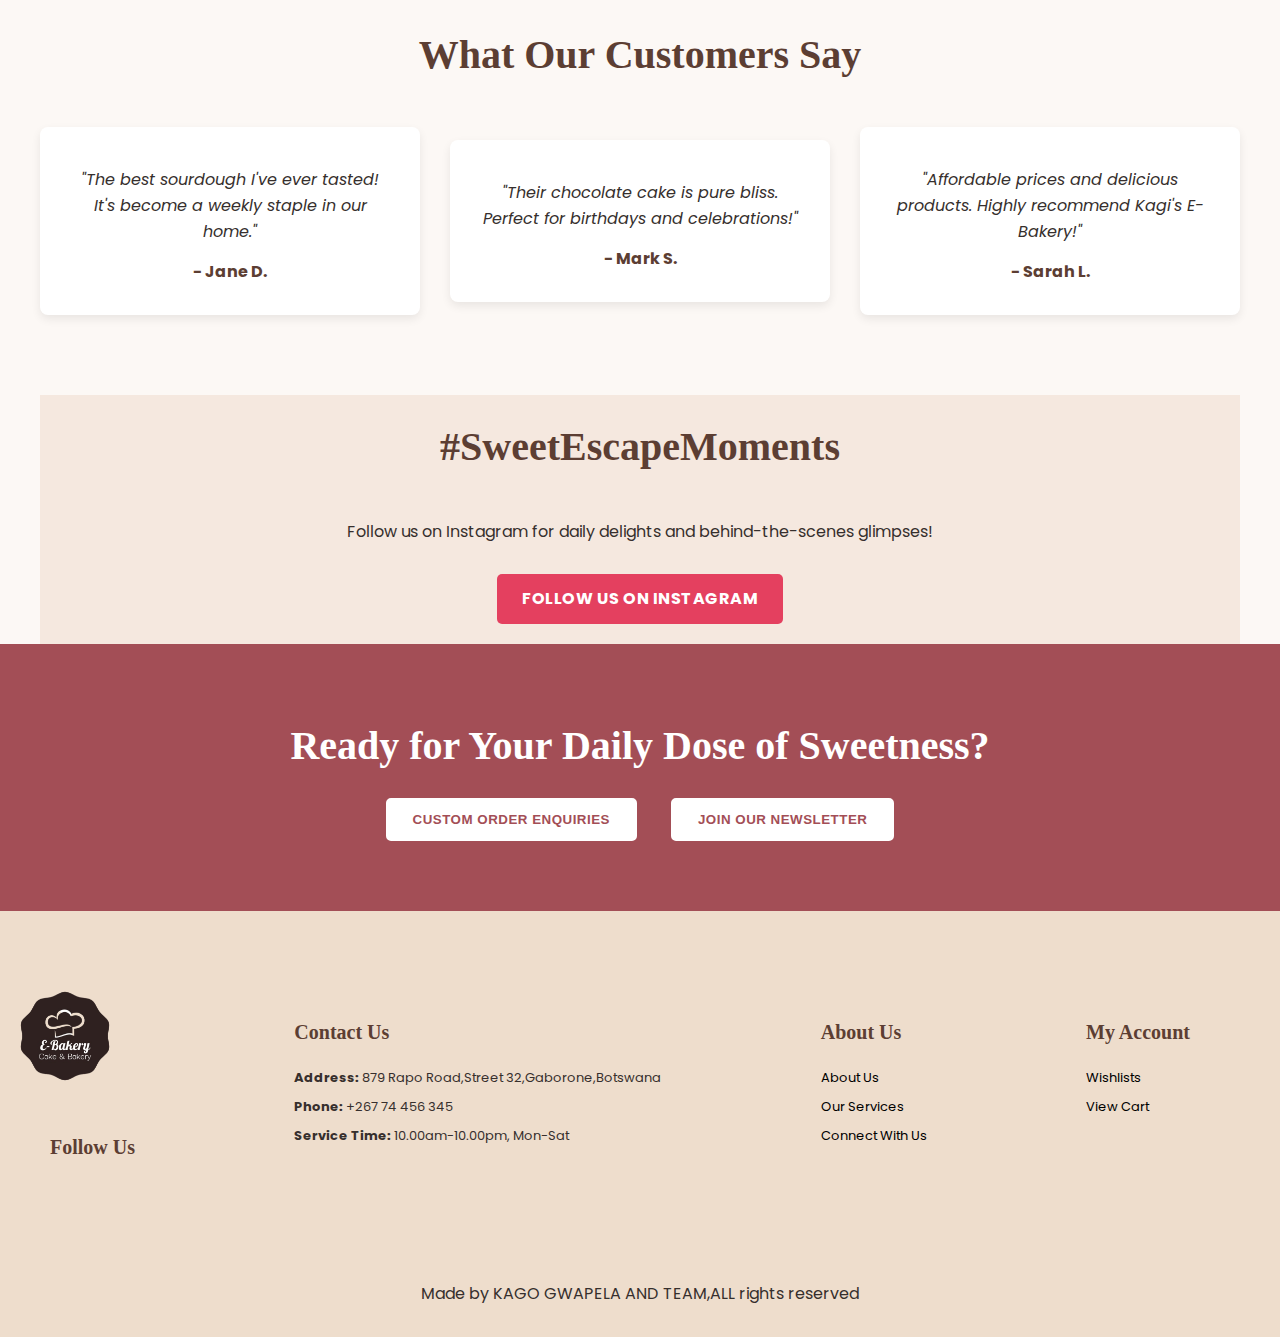
<file: Hero+Navbar/shop.html>
<!DOCTYPE html>
<html lang="en">
<head>
    <meta charset="UTF-8" />
    <meta http-equiv="X-UA-Compatible" content="IE=edge" />
    <meta name="viewport" content="width=device-width, initial-scale=1.0" />

    <title>Kago's E-Bakery - Shop</title>
    <link
        rel="shortcut icon"
        href="../Cake Pics/logo.png"
        type="image/x-icon"
    />
    <link
        rel="stylesheet"
        href="https://cdnjs.cloudflare.com/ajax/libs/font-awesome/6.2.0/css/all.min.css"
        integrity="sha512-xh6O/CkQoPOWDdYTDqeRdPCVd1SpvCA9XXcUnZS2FmJNp1coAFzvtCN9BmamE+4aHK8yyUHUSCcJHgXloTyT2A=="
        crossorigin="anonymous"
        referrerpolicy="no-referrer"
    />
    <link rel="stylesheet" href="hero.css" />
    <link rel="stylesheet" href="shop.css" />
    <link rel="stylesheet" href="https://unpkg.com/aos@next/dist/aos.css" />

    <style>
        /* Basic styling for pop-ups - You should move this to your shop.css for better organization */
        .modal {
            display: none; /* Hidden by default */
            position: fixed; /* Stay in place */
            z-index: 1000; /* Sit on top */
            left: 0;
            top: 0;
            width: 100%; /* Full width */
            height: 100%; /* Full height */
            overflow: auto; /* Enable scroll if needed */
            background-color: rgba(0, 0, 0, 0.7); /* Black w/ opacity */
            justify-content: center;
            align-items: center;
        }

        .modal-content {
            background-color: #fefefe;
            margin: auto;
            padding: 30px;
            border: 1px solid #888;
            width: 80%; /* Could be responsive */
            max-width: 500px;
            border-radius: 8px;
            box-shadow: 0 5px 15px rgba(0,0,0,0.3);
            position: relative;
            animation-name: animatetop;
            animation-duration: 0.4s
        }

        .close-button {
            color: #aaa;
            float: right;
            font-size: 28px;
            font-weight: bold;
            position: absolute;
            top: 10px;
            right: 20px;
        }

        .close-button:hover,
        .close-button:focus {
            color: black;
            text-decoration: none;
            cursor: pointer;
        }

        .modal-content h2 {
            margin-top: 0;
            color: #333;
            text-align: center;
            margin-bottom: 20px;
        }

        .modal-content form label {
            display: block;
            margin-bottom: 5px;
            font-weight: bold;
            color: #555;
        }

        .modal-content form input[type="text"],
        .modal-content form input[type="email"],
        .modal-content form input[type="tel"],
        .modal-content form textarea {
            width: calc(100% - 22px);
            padding: 10px;
            margin-bottom: 15px;
            border: 1px solid #ddd;
            border-radius: 4px;
            box-sizing: border-box; /* Include padding and border in the element's total width and height */
        }

        .modal-content form textarea {
            resize: vertical;
            min-height: 80px;
        }

        .modal-content form button {
            background-color: #f8b400; /* A pleasant bakery-like yellow */
            color: white;
            padding: 12px 20px;
            border: none;
            border-radius: 4px;
            cursor: pointer;
            font-size: 16px;
            width: 100%;
        }

        .modal-content form button:hover {
            background-color: #e0a300;
        }

        .add-to-cart-message {
            position: fixed;
            bottom: 20px;
            left: 50%;
            transform: translateX(-50%);
            background-color: #4CAF50; /* Green */
            color: white;
            padding: 10px 20px;
            border-radius: 5px;
            opacity: 0;
            transition: opacity 0.5s ease-in-out;
            z-index: 1001;
            box-shadow: 0 2px 10px rgba(0,0,0,0.2);
        }

        .add-to-cart-message.show {
            opacity: 1;
        }

        /* Animation for modals */
        @-webkit-keyframes animatetop {
            from {top:-300px; opacity:0}
            to {top:0; opacity:1}
        }

        @keyframes animatetop {
            from {top:-300px; opacity:0}
            to {top:0; opacity:1}
        }

        /* Instagram Grid Styling */
        #instagram-feed .insta-grid {
            display: grid;
            grid-template-columns: repeat(auto-fit, minmax(200px, 1fr));
            gap: 15px;
            margin-top: 30px;
        }

        #instagram-feed .insta-grid img {
            width: 100%;
            height: 200px; /* Fixed height for consistency */
            object-fit: cover; /* Crop images to fit */
            border-radius: 8px;
            box-shadow: 0 4px 8px rgba(0,0,0,0.1);
            transition: transform 0.3s ease;
        }

        #instagram-feed .insta-grid img:hover {
            transform: scale(1.03);
        }

        .btn.instagram-btn {
            display: block;
            width: fit-content;
            margin: 30px auto 0;
            padding: 12px 25px;
            background-color: #e4405f; /* Instagram red/pink */
            color: white;
            text-decoration: none;
            border-radius: 5px;
            font-weight: bold;
            transition: background-color 0.3s ease;
        }

        .btn.instagram-btn:hover {
            background-color: #c73752;
        }

    </style>
</head>
<body>

    <nav class="navbar">
        <div class="top-left">
            <img class="logo-img" src="../Cake Pics/logo.png" alt="Kago's E-Bakery Logo" />
            <div class="logo">
                <a href="../Hero+Navbar/hero.html"><u>KAGO'S E-BAKERY</u></a>
            </div>
        </div>
        <ul class="link-group">
            <li class="link">
                <a href="../Hero+Navbar/hero.html"><b>HOME</b></a>
            </li>
            
            <li class="link">
                <a href="about us.html"><b>ABOUT US</b></a> </li>
            <li class="link">
                <a href="services.html"><b>SERVICES</b></a> </li>
				<li class="linkactive">
                <a href="shop.html"><b>SHOP</b></a> </li>
            <li class="link">
                <a href="../Hero+Navbar/hero.html#review"><b>REVIEWS</b></a> </li>
        </ul>

            <button class="login">LOGIN</button>
            <button class="signup">SIGN UP</button>

           
       
    </nav>

    <main>
        <section id="shop-hero-section">
            <img src="Cake-image.jpg" alt="Warm and inviting bakery interior with pastries" class="hero-bg-image">
            <div class="hero-content">
                <h1>Welcome to The Sweet Escape!</h1>
                <p>Find your perfect treat, baked with passion and love.</p>
                <a href="#product-listing-section" class="btn">Start Shopping Now</a>
            </div>
        </section>

        <section id="product-listing-section" class="container">
            <aside class="sidebar">
                <h3>Filter Products</h3>
                <div class="filter-group">
                    <label for="category-filter">Category:</label>
                    <select id="category-filter">
                        <option value="all">All</option>
                        <option value="breads">Breads</option>
                        <option value="cakes">Cakes & Pastries</option>
                        <option value="cookies">Cookies & Bars</option>
                        <option value="savory">Savory Treats</option>
                        <option value="drinks">Drinks</option>
                    </select>
                </div>
                <div class="filter-group">
                    <label>Dietary Needs:</label>
                    <div>
                        <input type="checkbox" id="gluten-free" name="dietary" value="gluten-free">
                        <label for="gluten-free">Gluten-Free</label>
                    </div>
                    <div>
                        <input type="checkbox" id="vegan" name="dietary" value="vegan">
                        <label for="vegan">Vegan</label>
                    </div>
                    <div>
                        <input type="checkbox" id="nut-free" name="dietary" value="nut-free">
                        <label for="nut-free">Nut-Free</label>
                    </div>
                </div>
                <div class="filter-group">
                    <label for="price-range">Price Range:</label>
                    <input type="range" id="price-range" min="0" max="1000" value="1000">
                    <span id="price-value">P0 - P1000+</span>
                </div>
                <div class="filter-group">
                    <label>Availability:</label>
                    <div>
                        <input type="radio" id="in-stock" name="availability" value="in-stock" checked>
                        <label for="in-stock">In Stock</label>
                    </div>
                    <div>
                        <input type="radio" id="pre-order" name="availability" value="pre-order">
                        <label for="pre-order">Pre-Order</label>
                    </div>
                </div>
            </aside>

            <div class="main-content">
                <div class="sort-options">
                    <label for="sort-by">Sort By:</label>
                    <select id="sort-by">
                        <option value="popularity">Popularity</option>
                        <option value="price-asc">Price: Low to High</option>
                        <option value="price-desc">Price: High to Low</option>
                        <option value="newest">Newest</option>
                    </select>
                </div>
                <div class="product-grid">
                    <div class="product-card">
                        <img src="../Cake Pics/Cake-with-a-Black-Forest-Flavour.jpeg" alt="Choco Lava Cake">
                        <div class="product-card-content">
                            <h3>Choco Lava Cake</h3>
                            <p class="price">P699.00</p>
                            <p class="description">Rich, molten chocolate center in a soft cake.</p>
                            <div class="quantity-selector">
                                <button class="quantity-minus">-</button>
                                <span class="quantity-display">1</span>
                                <button class="quantity-plus">+</button>
                            </div>
                            <button class="btn add-to-cart">Add to Cart</button>
                            <div class="product-actions">
                                <span class="quick-view">Quick View</span>
                                <span class="heart-icon">Add to Wishlist</span>
                            </div>
                        </div>
                    </div>

                    <div class="product-card">
                        <img src="../Cake Pics/white forest.jpg" alt="White Forest Cake">
                        <div class="product-card-content">
                            <h3>White Forest Cake</h3>
                            <p class="price">P649.00</p>
                            <p class="description">Delicate white chocolate, cherries, and cream.</p>
                            <div class="quantity-selector">
                                <button class="quantity-minus">-</button>
                                <span class="quantity-display">1</span>
                                <button class="quantity-plus">+</button>
                            </div>
                            <button class="btn add-to-cart">Add to Cart</button>
                            <div class="product-actions">
                                <span class="quick-view">Quick View</span>
                                <span class="heart-icon">Add to Wishlist</span>
                            </div>
                            <span class="badge bestseller">BESTSELLER</span>
                        </div>
                    </div>

                    <div class="product-card">
                        <img src="../Cake Pics/butterscotch.jpg" alt="Butterscotch Cake">
                        <div class="product-card-content">
                            <h3>Butterscotch Cake</h3>
                            <p class="price">P399.00</p>
                            <p class="description">Sweet and nutty caramel goodness.</p>
                            <div class="quantity-selector">
                                <button class="quantity-minus">-</button>
                                <span class="quantity-display">1</span>
                                <button class="quantity-plus">+</button>
                            </div>
                            <button class="btn add-to-cart">Add to Cart</button>
                            <div class="product-actions">
                                <span class="quick-view">Quick View</span>
                                <span class="heart-icon">Add to Wishlist</span>
                            </div>
                        </div>
                    </div>

                    <div class="product-card">
                        <img src="../Cake Pics/download.jpeg" alt="Red Velvet Cake">
                        <div class="product-card-content">
                            <h3>Red Velvet Cake</h3>
                            <p class="price">P599.00</p>
                            <p class="description">Classic red velvet with cream cheese frosting.</p>
                            <div class="quantity-selector">
                                <button class="quantity-minus">-</button>
                                <span class="quantity-display">1</span>
                                <button class="quantity-plus">+</button>
                            </div>
                            <button class="btn add-to-cart">Add to Cart</button>
                            <div class="product-actions">
                                <span class="quick-view">Quick View</span>
                                <span class="heart-icon">Add to Wishlist</span>
                            </div>
                        </div>
                    </div>

                    <div class="product-card">
                        <img src="../Cake Pics/choco.jfif" alt="Choco Balls">
                        <div class="product-card-content">
                            <h3>Choco Balls</h3>
                            <p class="price">P79.00</p>
                            <p class="description">Rich, bite-sized chocolate treats.</p>
                            <div class="quantity-selector">
                                <button class="quantity-minus">-</button>
                                <span class="quantity-display">1</span>
                                <button class="quantity-plus">+</button>
                            </div>
                            <button class="btn add-to-cart">Add to Cart</button>
                            <div class="product-actions">
                                <span class="quick-view">Quick View</span>
                                <span class="heart-icon">Add to Wishlist</span>
                            </div>
                        </div>
                    </div>

                    <div class="product-card">
                        <img src="../Cake Pics/valentines-day-puff-pastry-hearts-image.jpg" alt="Strawberry Pastry">
                        <div class="product-card-content">
                            <h3>Strawberry Pastry</h3>
                            <p class="price">P99.00</p>
                            <p class="description">Flaky pastry with fresh strawberry filling.</p>
                            <div class="quantity-selector">
                                <button class="quantity-minus">-</button>
                                <span class="quantity-display">1</span>
                                <button class="quantity-plus">+</button>
                            </div>
                            <button class="btn add-to-cart">Add to Cart</button>
                            <div class="product-actions">
                                <span class="quick-view">Quick View</span>
                                <span class="heart-icon">Add to Wishlist</span>
                            </div>
                        </div>
                    </div>

                    <div class="product-card">
                        <img src="../Cake Pics/low-calorie-muffins-recipe.jpeg" alt="Oats Muffin">
                        <div class="product-card-content">
                            <h3>Oats Muffin</h3>
                            <p class="price">P59.00</p>
                            <p class="description">Healthy and delicious oats muffin.</p>
                            <div class="quantity-selector">
                                <button class="quantity-minus">-</button>
                                <span class="quantity-display">1</span>
                                <button class="quantity-plus">+</button>
                            </div>
                            <button class="btn add-to-cart">Add to Cart</button>
                            <div class="product-actions">
                                <span class="quick-view">Quick View</span>
                                <span class="heart-icon">Add to Wishlist</span>
                            </div>
                            <span class="badge vegan">VEGAN</span>
                        </div>
                    </div>

                    <div class="product-card">
                        <img src="../Cake Pics/IMG_0745-scaled.jpg" alt="Sugar Pastry">
                        <div class="product-card-content">
                            <h3>Sugar Pastry</h3>
                            <p class="price">P49.00</p>
                            <p class="description">A sweet, simple delight for any time of day.</p>
                            <div class="quantity-selector">
                                <button class="quantity-minus">-</button>
                                <span class="quantity-display">1</span>
                                <button class="quantity-plus">+</button>
                            </div>
                            <button class="btn add-to-cart">Add to Cart</button>
                            <div class="product-actions">
                                <span class="quick-view">Quick View</span>
                                <span class="heart-icon">Add to Wishlist</span>
                            </div>
                        </div>
                    </div>
                </div>
            </div>
        </section>

        <section id="about-us-shop" class="container">
            <h2>Why Choose The Sweet Escape?</h2>
            <div class="usp-grid">
                <div class="usp-item">
                    <div class="icon"><i class="fas fa-clock"></i></div>
                    <h4>Freshly Baked Daily</h4>
                    <p>Every item is baked from scratch each morning for ultimate freshness.</p>
                </div>
                <div class="usp-item">
                    <div class="icon"><i class="fas fa-leaf"></i></div>
                    <h4>Locally Sourced Ingredients</h4>
                    <p>We partner with local farms for the finest, freshest produce and dairy.</p>
                </div>
                <div class="usp-item">
                    <div class="icon"><i class="fas fa-heart"></i></div>
                    <h4>Handcrafted with Love</h4>
                    <p>Each treat is made with passion, care, and traditional techniques.</p>
                </div>
                <div class="usp-item">
                    <div class="icon"><i class="fas fa-gift"></i></div>
                    <h4>Custom Orders Available</h4>
                    <p>Have a special occasion? We'll create something unique for you!</p>
                    <button class="btn open-modal-btn" data-modal="customOrderModal">Enquire Now</button>
                </div>
            </div>
        </section>

        <section id="reviews-shop" class="container">
            <h2>What Our Customers Say</h2>
            <div class="testimonial-grid">
                <div class="testimonial-card">
                    <div class="stars">
                        <i class="fas fa-star"></i><i class="fas fa-star"></i><i class="fas fa-star"></i><i class="fas fa-star"></i><i class="fas fa-star"></i>
                    </div>
                    <p>"The best sourdough I've ever tasted! It's become a weekly staple in our home."</p>
                    <div class="author">- Jane D.</div>
                </div>
                <div class="testimonial-card">
                    <div class="stars">
                        <i class="fas fa-star"></i><i class="fas fa-star"></i><i class="fas fa-star"></i><i class="fas fa-star"></i><i class="fas fa-star"></i>
                    </div>
                    <p>"Their chocolate cake is pure bliss. Perfect for birthdays and celebrations!"</p>
                    <div class="author">- Mark S.</div>
                </div>
                <div class="testimonial-card">
                    <div class="stars">
                        <i class="fas fa-star"></i><i class="fas fa-star"></i><i class="fas fa-star"></i><i class="fas fa-star"></i><i class="fas fa-star"></i>
                    </div>
                    <p>"Affordable prices and delicious products. Highly recommend Kagi's E-Bakery!"</p>
                    <div class="author">- Sarah L.</div>
                </div>
            </div>
        </section>

        <section id="instagram-feed" class="container">
            <h2>#SweetEscapeMoments</h2>
            <p>Follow us on Instagram for daily delights and behind-the-scenes glimpses!</p>
          
            <a href="https://instagram.com/kagirisebakery" target="_blank" class="btn instagram-btn">Follow Us on Instagram</a>
        </section>

        <section id="call-to-action">
            <div class="container">
                <h2>Ready for Your Daily Dose of Sweetness?</h2>
                <div class="cta-buttons">
                    <button class="btn open-modal-btn" data-modal="customOrderModal">Custom Order Enquiries</button>
                    <button class="btn open-modal-btn" data-modal="newsletterModal">Join Our Newsletter</button>
                   
            </div>
        </section>
    </main>

    <section id="footer" class="section-p1">
        <div class="col">
            <div class="foot-con">
                <img src="../Cake Pics/logo.png" alt="" style="width: 130px" />
            </div>
            <div class="follow">
                <h4>Follow Us</h4>
                <div class="icons">
                    <i class="fa-brands fa-facebook"></i>
                    <i class="fa-brands fa-instagram"></i>
                    <i class="fa-brands fa-twitter"></i>
                    <i class="fa-brands fa-youtube"></i>
                </div>
            </div>
        </div>
        <div class="col1">
            <div class="contact-col">
                <h4>Contact Us</h4>
                <p><strong>Address: </strong> 879 Rapo Road,Street 32,Gaborone,Botswana</p>
                <p><strong>Phone: </strong> +267 74 456 345</p>
                <p><strong>Service Time: </strong> 10.00am-10.00pm, Mon-Sat</p>
            </div>
        </div>

        <div class="col1">
            <h4>About Us</h4>
            <a href="#about-us-shop">About Us</a>
            <a href="#services-shop">Our Services</a> 
            <a href="#footer">Connect With Us</a>
        </div>

        <div class="col2">
            <h4>My Account</h4>
           
            <a href="../cartspage/index.html">Wishlists</a>
            <a href="../cartspage/index.html">View Cart</a>
        </div>
    </section>

    <div class="copyright">
        <p>Made by KAGO GWAPELA AND TEAM,ALL rights reserved</p>
    </div>

    <div id="customOrderModal" class="modal">
        <div class="modal-content">
            <span class="close-button">&times;</span>
            <h2>Custom Order Enquiry</h2>
            <form action="#" method="POST">
                <label for="orderName">Your Name:</label>
                <input type="text" id="orderName" name="orderName" required>

                <label for="orderEmail">Your Email:</label>
                <input type="email" id="orderEmail" name="orderEmail" required>

                <label for="orderPhone">Phone Number:</label>
                <input type="tel" id="orderPhone" name="orderPhone">

                <label for="orderType">Type of Order (e.g., Birthday Cake, Wedding Pastries):</label>
                <input type="text" id="orderType" name="orderType" required>

                <label for="orderDate">Preferred Date:</label>
                <input type="date" id="orderDate" name="orderDate">

                <label for="orderDetails">Details of Your Custom Order:</label>
                <textarea id="orderDetails" name="orderDetails" rows="5" required></textarea>

                <button type="submit">Submit Enquiry</button>
            </form>
        </div>
    </div>

    <div id="newsletterModal" class="modal">
        <div class="modal-content">
            <span class="close-button">&times;</span>
            <h2>Join Our Newsletter</h2>
            <p>Stay updated with our latest products, special offers, and baking tips!</p>
            <form action="#" method="POST">
                <label for="newsletterName">Your Name:</label>
                <input type="text" id="newsletterName" name="newsletterName">

                <label for="newsletterEmail">Your Email:</label>
                <input type="email" id="newsletterEmail" name="newsletterEmail" required>

                <button type="submit">Subscribe</button>
            </form>
        </div>
    </div>

    <div id="addToCartMessage" class="add-to-cart-message">
        Item added to cart!
    </div>

    <script>
        document.addEventListener('DOMContentLoaded', function() {
            // Get modal elements
            const customOrderModal = document.getElementById('customOrderModal');
            const newsletterModal = document.getElementById('newsletterModal');
            const addToCartMessage = document.getElementById('addToCartMessage');

            // Get buttons that open modals
            const openModalBtns = document.querySelectorAll('.open-modal-btn');

            // Get close buttons for modals
            const closeButtons = document.querySelectorAll('.modal .close-button');

            // Function to open a specific modal
            function openModal(modalElement) {
                modalElement.style.display = 'flex'; // Use flex to center content
            }

            // Function to close a specific modal
            function closeModal(modalElement) {
                modalElement.style.display = 'none';
            }

            // Event listeners for opening modals
            openModalBtns.forEach(button => {
                button.addEventListener('click', function() {
                    const modalId = this.dataset.modal; // Get the modal ID from data-modal attribute
                    if (modalId === 'customOrderModal') {
                        openModal(customOrderModal);
                    } else if (modalId === 'newsletterModal') {
                        openModal(newsletterModal);
                    }
                });
            });

            // Event listeners for closing modals
            closeButtons.forEach(button => {
                button.addEventListener('click', function() {
                    closeModal(this.closest('.modal')); // Close the parent modal
                });
            });

            // Close modal when clicking outside of the modal content
            window.addEventListener('click', function(event) {
                if (event.target == customOrderModal) {
                    closeModal(customOrderModal);
                }
                if (event.target == newsletterModal) {
                    closeModal(newsletterModal);
                }
            });

            // Add to Cart button functionality
            const addToCartButtons = document.querySelectorAll('.add-to-cart');
            addToCartButtons.forEach(button => {
                button.addEventListener('click', function() {
                    addToCartMessage.classList.add('show');
                    setTimeout(() => {
                        addToCartMessage.classList.remove('show');
                    }, 2000); // Message disappears after 2 seconds
                });
            });

            // Quantity selector functionality
            const quantitySelectors = document.querySelectorAll('.quantity-selector');
            quantitySelectors.forEach(selector => {
                const minusBtn = selector.querySelector('.quantity-minus');
                const plusBtn = selector.querySelector('.quantity-plus');
                const quantityDisplay = selector.querySelector('.quantity-display');

                minusBtn.addEventListener('click', () => {
                    let currentQuantity = parseInt(quantityDisplay.textContent);
                    if (currentQuantity > 1) {
                        quantityDisplay.textContent = currentQuantity - 1;
                    }
                });

                plusBtn.addEventListener('click', () => {
                    let currentQuantity = parseInt(quantityDisplay.textContent);
                    quantityDisplay.textContent = currentQuantity + 1;
                });
            });

            // Price range display update
            const priceRange = document.getElementById('price-range');
            const priceValue = document.getElementById('price-value');
            if (priceRange && priceValue) {
                priceRange.addEventListener('input', function() {
                    priceValue.textContent = `P0 - P${this.value}+`;
                });
            }

            // Smooth scrolling for internal links (if not handled by hero.js)
            document.querySelectorAll('a[href^="#"]').forEach(anchor => {
                anchor.addEventListener('click', function (e) {
                    e.preventDefault();
                    document.querySelector(this.getAttribute('href')).scrollIntoView({
                        behavior: 'smooth'
                    });
                });
            });

        });
    </script>

    <script src="hero2.js"></script>
    <script src="../Carousel/carousel.js"></script>
    <script src="hero.js"></script>
    <script src="https://unpkg.com/aos@next/dist/aos.js"></script>
    <script>
        AOS.init();
    </script>
</body>
</html>
</file>
<file: cartspage/style.css>
* {
  margin: 0;
  padding: 0;
  box-sizing: border-box;
}

body {
  background-color: #fbab7e;
  background-image: linear-gradient(62deg, #fbab7e 0%, #f7ce68 100%);
  /* padding-top: 100px; */
  display: flex;
  flex-direction: column;
  justify-content: center;
  align-items: center;
  gap: 1rem;
}

.navbar {
  width: 100%;
  height: max-content;
  display: flex;
  justify-content: space-evenly;
  align-items: center;
  background-color: none;
  position: sticky;
  top: 0;
  z-index: 5;
  /* margin-bottom: 5rem; */
  background-color: #eeddcc;
  background-color: none;

  /* border: 1px solid black; */
}

.top-left {
  display: flex;
  margin-right: 50%;
  padding-top: 10px;
  align-items: center;
  justify-content: center;

  /* border:1px solid black; */
}

.logo-img {
  width: 100px;
  aspect-ratio: 1;
}

.logo a {
  color: #302121;
  text-decoration: none;
  padding: 10px 0px;
  /* line-height: 80px; */
  transition: 0.5s;
  font-size: 35px;
  font-weight: bold;
}

.right {
  display: flex;
  justify-content: space-around;
  align-items: center;
  text-align: center;
  border: 2px solid #302121;
  border-radius: 50%;
  width: 35px;
  aspect-ratio: 1;
  overflow: hidden;
  padding-top: 15px;

  border: 1px solid black;
}

.user {
  color: #302121;
  width: 20px;
  height: 20px;
  transform: scale(200%);
  cursor: pointer;
}

.logo-user {
  font-size: 17px;
}

.my-cart {
  margin-top: 50px;
  text-align: center;
  color: #302121;
  font-size: 50px;
}

.card {
  /* width: 500px; */
  height: max-content;
  padding: 20px;
  border: 1px solid black;
  border-radius: 20px;
  font-size: 1rem;
  display: flex;
  gap: 1rem;
  /* margin-bottom: 30px; */
  /* width:1000px; */
  width: max-content;
  background-color: #eeddcc;
  border: none;
  box-shadow: rgb(38, 57, 77) 0px 20px 30px -10px;
  /* flex-direction: column; */
}

.prodimg {
  width: 100px;
  aspect-ratio: 1;
  border-radius: 20px;
  object-fit: cover;

  /* border: 1px solid black; */
}

.logo-img {
  width: 100px;
  aspect-ratio: 1;
}

.cart-items-container {
  display: flex;
  justify-content: center;
  flex-direction: column;
  align-items: center;
  margin: 50px;
  gap: 1.5rem;
}

.right {
  display: flex;
  justify-content: space-around;
  align-items: center;
  text-align: center;
  border: 2px solid #302121;
  border-radius: 50%;
  width: 35px;
  aspect-ratio: 1;
  overflow: hidden;
  padding-top: 15px;
}

.user {
  color: #302121;
  width: 20px;
  height: 20px;
  transform: scale(200%);
  cursor: pointer;
}

.logo-user {
  font-size: 17px;
}

.my-cart {
  margin-top: 50px;
  text-align: center;
  color: #302121;
  font-size: 50px;
}

.card {
  width: 500px;
  height: max-content;
  padding: 20px;
  border: 1px solid black;
  border-radius: 20px;
  font-size: 1rem;
  display: flex;
  gap: 1rem;
  margin-bottom: 30px;
}

.prodimg {
  width: 100px;
  aspect-ratio: 1;
  border-radius: 20px;
  object-fit: cover;
}

.card {
  width: 1000px;
  background-color: #eeddcc;
  border: none;
  box-shadow: rgb(38, 57, 77) 0px 20px 30px -10px;
}

.cart-items-container {
  display: flex;
  justify-content: center;
  flex-direction: column;
  align-items: center;
  margin: 50px;
}
.productname {
  font-weight: bold;
  font-size: 35px;
}

.productprice {
  font-weight: 500;
  font-size: 25px;
}

.prodcontent {
  line-height: 2;
  padding-left: 60px;
  color: #302121;
  /* display: flex;
    flex-direction: column; */
}

.price-buttons {
  display: flex;
  flex-direction: row;
  margin-top: 20px;
}

.itemcount {
  width: 60px;
  height: 40px;
  background-color: #fff;
  border-radius: 5px;
  margin: 0px 10px;
  display: flex;
  justify-content: center;
  align-items: center;
  font-size: 20px;
}

.plus {
  width: 40px;
  height: 40px;
  border-radius: 5px;
  background-color: #fff;
  font-size: 20px;
}

.minus {
  width: 40px;
  height: 40px;
  border-radius: 5px;
  background-color: #fff;
  font-size: 20px;
}

.remove {
  margin-left: 400px;
  width: 100px;
  height: 40px;
  border: none;
  background-color: inherit;
  cursor: pointer;
  font-family: Georgia, "Times New Roman", Times, serif;
  font-size: 20px;
  transition: 0.2s color ease-in;
  font-size: 1.7rem;
  color: #302121;
}

.remove:hover {
  color: red;
}

.plus:hover {
  background-color: rgb(220, 220, 189);
}

.minus:hover {
  background-color: rgb(220, 220, 189);
}

.paybutton {
  width: max-content;
  display: flex;
  justify-content: flex-end;
}

#rzp-button1,
.checkout {
  padding: 20px;
  margin: 20px;
  width: 200px;
  border-radius: 50px;
  border: none;
  box-shadow: rgb(38, 57, 77) 0px 20px 30px -10px;
  font-size: 1.2rem;
  font-weight: bold;
  font-family: Georgia, "Times New Roman", Times, serif;
  cursor: pointer;
}

.hide {
  display: none;
}

.cart-empty {
  width: 100%;
  display: flex;
  justify-content: center;
  font-family: Georgia, "Times New Roman", Times, serif;
  font-size: 2rem;
  color: #eeddcc;

  width: 50vw;
  margin: 0 auto;
  text-align: center;
  font-family: "Maison Neue";
  font-weight: 300;
}

svg {
  max-width: 60%;
  padding: 5rem 3rem;
}

.buyinfo {
  display: flex;
  width: 100%;
  justify-content: space-between;
}

.ordertotal {
  /* display: flex; */
  justify-content: center;
  align-items: center;
  margin: 20px;
  font-weight: bold;
  font-family: Georgia, "Times New Roman", Times, serif;
  color: #302121;
  font-size: 1.3rem;
  box-shadow: rgba(50, 50, 93, 0.25) 0px 30px 60px -12px inset,
    rgba(0, 0, 0, 0.3) 0px 18px 36px -18px inset;
  padding: 20px;
  border-radius: 20px;
  background-color: #fbab7e;
  border: none;
}
::-webkit-scrollbar {
  width: 10px;
}

::-webkit-scrollbar-track {
  box-shadow: inset 0 0 5px grey;
  border-radius: 20px;
}

::-webkit-scrollbar-thumb {
  background: #302121;
  border-radius: 20px;
}

::-webkit-scrollbar-thumb:hover {
  background: #462f2f;
}

@media screen and(max-width:1000px) {
  .cart-items-container {
    flex-direction: column;
  }
}
</file>
<file: Login/style.css>
@import url("https://fonts.googleapis.com/css2?family=Poppins:wght@100;200;300;400;500;600;700;800;900&display=swap");

* {
  box-sizing: border-box;
}

body {
  font-family: "Poppins", sans-serif;
  margin: 0;
  display: flex;
  flex-direction: column;
  align-items: center;
  justify-content: center;
  min-height: 100vh;
}

.background-img {
  z-index: -1;
  position: absolute;
  width: 100%;
  height: 100%;
  opacity: 0.8;
}

.form {
  width: 450px;
  height: 600px;
  position: relative;
  background-color: #eeddcc;
  display: flex;
  flex-direction: column;
  justify-content: center;
  align-items: center;
  box-shadow: 0px 5px 10px rgb(0, 0, 0.3);
  border-radius: 20px;
  transform: scale(90%);
}

form {
  width: 350px;
  height: 200px;
  position: relative;
  top: -10px;
}

form .form-field {
  font-size: 20px;
  position: absolute;
  color: #343333;
  display: flex;
  justify-content: space-between;
  align-items: center;
  margin-bottom: 20px;
  position: relative;
}
form input {
  font-family: inherit;
  width: 100%;
  background-color: #fff;
  border-radius: 20px;
  border: none;
  display: block;
  padding: 1rem 0.7rem;
  box-shadow: 0px 3px 6px rgba(0, 0, 0, 0.16);
  font-size: 17px;
  color: #343333;
  text-indent: 40px;
}
form .btn {
  cursor: pointer;
  display: flex;
  align-items: center;
  justify-content: center;
  margin: 0 auto;
  padding: 0.9rem 2.5rem;
  text-align: center;
  background-color: #302121;
  color: #fff;
  border-radius: 20px;
  box-shadow: 0px 3px 6px rgba(0, 0, 0, 0.2);
  font-size: 20px;
  width: 150px;
}

.btn-upper {
  cursor: pointer;
  display: flex;
  align-items: center;
  justify-content: center;
  padding: 0.9rem 2.5rem;
  text-align: center;
  background-color: #302121;
  color: #fff;
  border-radius: 20px;
  box-shadow: 0px 3px 6px rgba(0, 0, 0, 0.2);
  font-size: 20px;
  width: 220px;
  margin-right: 20px;
}

.upper {
  display: flex;
  width: 100%;
  flex-direction: row;
  align-items: center;
  justify-content: flex-end;
}

.title-div {
  width: 100%;
  display: flex;
  justify-content: center;
  align-items: center;
}

.logo-img {
  width: 100px;
  height: 100px;
  margin-right: 5%;
}
.login-svg {
  position: relative;
  left: 30px;
}

.new-account {
  width: 330px;
  height: 55px;
  position: relative;
  display: flex;
  align-items: center;
  justify-content: center;
  border: 2px solid rgba(0, 0, 0, 0.5);
  box-shadow: 0px 3px 6px rgba(0, 0, 0, 0.2);
  border-radius: 20px;
  background-color: #fff;
  color: #302121;
  font-weight: bold;
}

.login-text {
  position: relative;
  top: 20px;
}

.form-title {
  font-size: 50px;
}

.form-content {
  display: flex;
  align-items: center;
  justify-content: center;
  flex-direction: column;
  position: relative;
  top: -50px;
}
.forgot {
  text-decoration: none;
  color: #302121;
}

.email {
  width: 100%;
}

.password {
  width: 100%;
}

.logintoregister {
  text-decoration: none;
  font-size: 1.5rem;
  color: rgb(42, 44, 41);
  font-family: Georgia, "Times New Roman", Times, serif;
  font-weight: bold;
}
</file>
<file: Password/Fpassword/stye.css>
@import url('https://fonts.googleapis.com/css2?family=Poppins:wght@100;200;300;400;500;600;700;800;900&display=swap');

*{
  box-sizing: border-box;
}

body{
  font-family: 'Poppins', sans-serif;
  margin:0;
  display:flex;
  flex-direction:column;
  align-items:center;
  justify-content:center;
  min-height:100vh;
}

.background-img{
  z-index:-1;
  position: absolute;
  width: 100%;
  height: 100%;
  opacity: 0.8;
}

.form{
  width: 450px;
  height:max-content;
  position: relative;
  background-color:#EEDDCC ;
  display:flex;
  flex-direction:column;
  justify-content: center;
  align-items: center;
  box-shadow: 0px 5px 10px rgb(0, 0, 0.3);
  border-radius:20px;
  transform: scale(90%);
}

form {
  width: 350px;
  height:max-content;
  position: relative;
  top:-10px;
  }

form .form-field {
  font-size:20px;
  position:absolute;
  color: #343333;
  display: flex;
  justify-content: space-between;
  align-items: center;
  margin-bottom: 20px;
  position: relative;
}
form input {
  font-family: inherit;
  width: 100%;
  background-color: #fff;
  border-radius: 20px;
  border: none;
  display: block;
  padding: 1rem 0.7rem;
  box-shadow: 0px 3px 6px rgba(0, 0, 0, 0.16);
  font-size: 17px;
  color: #343333;
  text-indent: 40px;
}
form .subbtn {
  cursor: pointer;
  display: flex;
  align-items:center;
  justify-content: center;
  margin: 0 auto;
  padding: 0.9rem 2.5rem;
  text-align: center;
  background-color: #302121;
  color: #fff;
  border-radius: 20px;
  box-shadow: 0px 3px 6px rgba(0, 0, 0, 0.2);
  font-size: 20px;
  width:150px;
}

.btn-upper {
  cursor: pointer;
  display: flex;
  align-items:center;
  justify-content: center;
  padding: 0.9rem 2.5rem;
  text-align: center;
  background-color: #302121;
  color: #fff;
  border-radius: 20px;
  box-shadow: 0px 3px 6px rgba(0, 0, 0, 0.2);
  font-size: 20px;
  width:220px;
  margin-right: 20px;
  
}

.upper{
  display: flex;
  width: 100%;
  flex-direction: row;
  align-items:center;
  justify-content: flex-end;
}

.title-div{
  width: 100%;
  display: flex;
  justify-content: center;
  align-items: center;
} 

.logo-img{
  width:100px;
  height: 100px;
  margin-right: 5%;

}
.login-svg{
  position: relative;
  left: 30px;
}

.new-account{
  width:330px;
  height:55px;
  position:relative;
  display:flex;
  align-items:center;
  justify-content:center;
  border: 2px solid rgba(0, 0, 0, 0.5);
  box-shadow: 0px 3px 6px rgba(0, 0, 0, 0.2);
  border-radius:20px;
  background-color: #fff;
  color: #302121;
  font-weight: bold;
  
}

.login-text{
  position: relative;
  top: 20px;
}

.form-title{
  font-size: 50px;
  margin-bottom: 5rem;
}

.form-content{
  display:flex;
  align-items: center;
  justify-content: center;
  flex-direction: column;
  position: relative;
  top:-50px;
}

.email{
  width: 100%;
}

.password{
  width: 100%;
}

.logintoregister{
  text-decoration: none;
  font-size: 1.5rem;
  color: rgb(42, 44, 41);
  font-family: Georgia, 'Times New Roman', Times, serif;
  font-weight: bold;
}

.hide{
  display: none;
}
</file>
<file: Carousel/carousel.css>
@import url('https://fonts.googleapis.com/css2?family=Poppins:wght@100;200;300;400;500;600;700;800;900&display=swap');

body{
  font-family: 'Poppins' , sans-serif;
}
* {
  margin: 0;
  padding: 0;
  box-sizing: border-box;
  font-family: "Segoe UI", Tahoma, Geneva, Verdana, sans-serif;
}

/* Slideshow container */
.slideshow-container {
  max-width: 1000px;
  position: relative;
  margin: 181px 250px;
}

.carousel-box {
  display: flex;
}
.carousel-text {
  width: 100%;
  position: relative;
  min-height: 1px;
  padding: 85px 16px 0 115px;
}
.carousel-img {
  display: block;
  width: 35vw;
}
.carousel-subheading {
  padding: 5px;
}
review{
  padding: 7px;
  margin: 17px;
  position: relative;
  right: 23px;
}

.heading{
  display: flex;
  justify-content: center;
  align-items: center;
  position: relative;
  top:50px;
}

img{
  width: 509px;
  height:339px;
}

/* Hide the images by default */
.mySlides {
  display: none;
  height: 38vh;
  width: 61vw;
}

/* Next & previous buttons */
.prev,
.next {
  cursor: pointer;
  position: absolute;
  top: 50%;
  width: auto;
  margin-top: -22px;
  padding: 16px;
  color: #302121;
  font-weight: bold;
  font-size: 18px;
  transition: 0.6s ease;
  border-radius: 3px;
  user-select: none;
}

/* Position the "next button" to the right */
.next {
  right: 0;
  border-radius: 3px;
}

/* On hover, add a #302121 background color with a little bit see-through */
.prev:hover,
.next:hover {
  background-color: rgba(163, 161, 161, 0.8);
}

/* Caption text */
.text {
  color: #f2f2f2;
  font-size: 15px;
  padding: 8px 12px;
  position: absolute;
  bottom: 8px;
  width: 100%;
  text-align: center;
}

/* Number text (1/3 etc) */
.numbertext {
  color: #302121;
  font-size: 12px;
  position: absolute;
  top: 0;
}

/* The dots/bullets/indicators */
.dot {
  cursor: pointer;
  height: 15px;
  width: 15px;
  margin: 0 2px;
  background-color: #bbb;
  border-radius: 50%;
  display: inline-block;
  transition: background-color 0.6s ease;
}

.active,
.dot:hover {
  background-color: #717171;
}

/* Fading animation */
.fade {
  animation-name: fade;
  animation-duration: 1.5s;
}

@keyframes fade {
  from {
    opacity: 0.4;
  }
  to {
    opacity: 1;
  }
}
</file>
<file: Cart/cart.css>
@import url("https://fonts.googleapis.com/css2?family=Poppins:wght@100;200;300;400;500;600;700;800;900&display=swap");

* {
  margin: 0;
  padding: 0;
  box-sizing: border-box;
}

html {
  scroll-behavior: smooth;
}

body {
  font-family: "Poppins", sans-serif;
  margin: 0;
  display: flex;
  flex-direction: column;
  background-repeat: no-repeat;
}

.background {
  z-index: -1;
  position: absolute;
  background-repeat: no-repeat;
  width: 100%;
  overflow: hidden;
}

.bg-img {
  width: 100vw;
  height: 500vh;
}

.logo-img {
  width: 100px;
  height: 100px;
}

.top-left {
  display: flex;
  margin-right: 50%;
  padding-top: 10px;
  align-items: center;
}

.navbar {
  width: 100%;
  height: 12vh;
  display: flex;
  justify-content: space-evenly;
  align-items: center;
  background-color: none;
  position: fixed;
  z-index: 5;
  margin-bottom: 50px;
  background-color: #eeddcc;
}

.link-group {
  list-style: none;
  display: flex;
  justify-content: center;
}

.right {
  display: flex;
  justify-content: space-around;
  align-items: center;
  padding-top: 10px;
}

.login {
  color: #302121;
  font-size: 1rem;
  width: 100px;
  background-color: none;
  padding: 10px;
  border: 2px solid #302121;
  border-radius: 30px;
  display: flex;
  justify-content: center;
  align-items: center;
  margin: 0 20px;
  cursor: pointer;
}

.bag {
  color: #302121;
  width: 20px;
  height: 20px;
  transform: scale(200%);
  cursor: pointer;
}
.signup {
  color: #302121;
  font-size: 1rem;
  width: 100px;
  background-color: none;
  padding: 10px;
  border: 2px solid #302121;
  border-radius: 30px;
  display: flex;
  justify-content: center;
  align-items: center;
  cursor: pointer;
}

.logo a {
  color: #302121;
  opacity: 1;
  text-decoration: none;
  padding: 10px 0px;
  line-height: 80px;
  transition: 0.5s;
  font-size: 40px;
  font-weight: bold;
}

/* #products {
  padding-top: 80px;
}
#products h1 {
  text-align: center;
  font-size: 40px;
  padding-top: 50px;
} */

/* .products-container {
  display: flex;
  justify-content: space-between;
  flex-wrap: wrap;
  padding: 30px;
}
.product-box {
  width: 30%;

  min-width: 250px;
  padding: 16px 12px;
  border: 1px solid #cce7d0;
  cursor: pointer;
  box-shadow: 20px 20px 30px rgba(0, 0, 0, 0.02);
  border-radius: 5px;
  margin: 15px 0;
  transition: 0.2s ease-in-out;
}
.product-box:hover {
  box-shadow: 20px 20px 30px rgba(0, 0, 0, 0.1);
}

.products-img img {
  width: 100%;
  border-radius: 10px;
}
.products-info {
  margin-top: 20px;
  padding-right: 100px;
}
[data-title] {
  font-size: 30px;
}

[data-description] {
  font-size: 20px;
  padding: 10px;
} */
/* .cart button {
  padding: 15px;
  border: 2px solid #302121;
  border-radius: 28px;
  cursor: pointer;
  transition: 0.3s ease-in-out;
} */
/* .cart button:hover {
  transform: scale(1.05);
} */

/* whats this going to be used for? */

#pagination {
  text-align: center;
}
#pagination a {
  text-decoration: none;
  background-color: #eeddcc;
  border: 1 px solid#302121;
  color: #302121;
  padding: 10px;
}

/* products section*/
/* converted to grid format u can change to flex if u want
that's upto the designer */

#prodcontainer {
  display: grid;
  grid-template-columns: repeat(auto-fit, minmax(330px, 1fr));
  gap: 2.5rem;
  /* row-gap: 2rem; */
  margin: 0 15%;
}

.card {
  border: 2px solid black;
  border-radius: 10px;
  background-color: floralwhite;
  padding: 1rem;
  display: flex;
  flex-direction: column;
  gap: 1rem;
}

.buttons-section {
  display: flex;
  justify-content: space-around;
  align-items: center;
  width: 100%;
  height: 55px;
  border-radius: 20px;
}

.btn {
  padding: 15px;
  border-radius: 20px;
  text-align: center;
  cursor: pointer;
  box-shadow: rgba(0, 0, 0, 0.25) 0px 54px 55px,
    rgba(0, 0, 0, 0.12) 0px -12px 30px, rgba(0, 0, 0, 0.12) 0px 4px 6px,
    rgba(0, 0, 0, 0.17) 0px 12px 13px, rgba(0, 0, 0, 0.09) 0px -3px 5px;
  font-family: "Segoe UI", Tahoma, Geneva, Verdana, sans-serif;
  font-size: 1rem;
  font-weight: bold;
  border: none;
  transition: all 0.2s ease-in;
}

.btn:hover {
  background-color: #eeddcc;
  transform: scale(1.05);
}

.img-container {
  width: 100%;
  height: 60%;
  margin-bottom: 20px;
}

img {
  object-fit: cover;
  width: 100%;
  height: 300px;
  border-radius: 30px;
}

/* comment :  make changes to design as necssary */
/* this page can now render elements from database and then dispaly them on the page */

.main-container {
  display: flex;
  flex-direction: column;
  gap: 3rem;
}

/* search filter styles */

.search-container {
  margin-left: 50%;
  margin-top: 10%;
  margin-bottom: 5%;
  display: flex;
  flex-direction: column;
  gap: 1rem;
  transform: translateX(-50%);
}

#search {
  height: 50px;
  border-radius: 20px;
  padding: 10px;
  font-size: 1.2rem;
  border: 1px solid gray;
}

#search:focus {
  outline: none;
}

/* small little search functionality trick */
/* to hide elements that's not needed while searching */

.hide {
  display: none;
}
::-webkit-scrollbar {
  width: 10px;
}

::-webkit-scrollbar-track {
  box-shadow: inset 0 0 5px grey;
  border-radius: 20px;
}

::-webkit-scrollbar-thumb {
  background: #302121;
  border-radius: 20px;
}

::-webkit-scrollbar-thumb:hover {
  background: #462f2f;
}
</file>
<file: Hero+Navbar/hero.css>
@import url("https://fonts.googleapis.com/css2?family=Inter:wght@300&family=Poppins&family=Roboto+Slab:wght@500&display=swap");
* {
  margin: 0;
  padding: 0;
  box-sizing: border-box;
}

html {
  scroll-behavior: smooth;
}

body {
  font-family: "Poppins", sans-serif;
  margin: 0;
  display: flex;
  flex-direction: column;
  background-repeat: no-repeat;
  overflow-x: hidden; /* Prevent horizontal scroll when menu is out */
}

.background {
  z-index: -1;
  position: absolute;
  background-repeat: no-repeat;
  width: 100%;
  overflow: hidden;
}

.bg1-img {
  width: 100vw;
  height: 100vh;
}

.logo-img {
  width: 100px;
  height: 100px;
}

.top-left {
  display: flex;
  justify-content: center;
  align-items: center;
}
.navbar {
  width: 100%;
  height: max-content;
  display: flex;
  justify-content: space-evenly;
  align-items: center;
  background-color: none;
  position: sticky;
  top: 0;
  z-index: 5;
  margin-bottom: -5%;
  /* margin-bottom: 50px; */
  background-color: #eeddcc;

  /* border: 1px solid black; */
}

.link-group {
  list-style: none;
  display: flex;
  justify-content: center;
}

.right {
  display: flex;
  /* justify-content: space-around; */
  align-items: center;
  gap: 0.1rem;
}

.login {
  color: #302121;
  font-size: 1rem;
  width: 100px;
  background-color: inherit;
  padding: 10px;
  border: 2px solid #302121;
  border-radius: 30px;
  display: flex;
  justify-content: center;
  align-items: center;
  margin: 0 20px;
  background-color: #eeddcc;
  cursor: pointer;
}

.bag {
  color: #302121;
  width: 20px;
  height: 20px;
  transform: scale(200%);
  cursor: pointer;
  background: none;
  border: none;
}
.signup {
  color: #302121;
  font-size: 1rem;
  width: 100px;
  background-color: inherit;
  padding: 10px;
  border: 2px solid #302121;
  border-radius: 30px;
  display: flex;
  justify-content: center;
  align-items: center;
  background-color: #eeddcc;
  cursor: pointer;
}

.logo a {
  color: #302121;
  opacity: 1;
  text-decoration: none;
  padding: 10px 0px;
  line-height: 80px;
  transition: 0.5s;
  font-size: 40px;
  font-weight: bold;
}

.link a {
  color: #302121;
  opacity: 0.7;
  text-decoration: none;
  padding: 10px 30px;
  line-height: 80px;
  transition: 0.5s;
  font-size: 20px;
}

.linkactive a {
  color: #302121;
  opacity: 1;
  text-decoration: none;
  padding: 10px 30px;
  line-height: 80px;
  transition: 0.5s;
  font-size: 20px;
}
.link a:hover {
  opacity: 1;
}

.home-section {
  width: 100%;
  height: 100vh;
  padding: 0 75px;
  opacity: 100%;
  transition: 1s;
  display: flex;
  justify-content: center;
}

.content {
  width: 100%;
  display: flex;
  flex-direction: row;
  justify-content: center;
  align-items: center;
  flex-wrap: wrap;
}

.text {
  font-weight: 600;
  font-size: 70px;
  margin-bottom: 60px;
  line-height: 90px;
}

.mainImg {
  width: 750px;
  height: 650px;
  display: flex;
  flex-direction: row;
  justify-content: center;
  align-items: center;
  margin-left: 100px;
  padding: 50px;
  position: relative;
  left: 80px;
}

.vector {
  width: 100px;
  height: 100px;
}

#mainImg {
  width: 100%;
  height: 100%;
  border-bottom-left-radius: 150px;
}

.order {
  color: #fff;
  font-size: 1.5rem;
  width: 250px;
  height: 80px;
  background-color: #302121;
  padding: 10px;
  border: 2px solid #302121;
  border-radius: 10px;
  display: flex;
  justify-content: center;
  align-items: center;
  cursor: pointer;
}

.left {
  position: relative;
  top: -30px;
  right: -30px;
}

.hide {
  display: none;
}

.user {
  color: #302121;
  width: 20px;
  height: 20px;
  transform: scale(200%);
  margin-left: 30px;
  cursor: pointer;
}

.logout-button {
  color: #302121;
  width: 20px;
  height: 20px;
  transform: scale(200%);
  margin-left: 30px;
  cursor: pointer;
}

/* display the cart value if user logged in */
.bag::after {
  content: attr(data-count);
  position: absolute;
  background-color: red;
  color: floralwhite;
  font-size: 0.4rem;
  width: 10px;
  aspect-ratio: 1;
  border-radius: 50%;
  top: 10px;
  left: 10px;
  /* opacity: 0; */
  text-align: center;
}
.about-con {
  padding: 20px 20px;
}
.about-con h2 {
  text-align: center;
  font-size: 40px;
  font-weight: 700;
  padding: 20px;
}

.main-about {
  display: flex;
  gap: 6em;
  padding: 20px;
}
.about-img img {
  width: 500px;
  margin-left: 80px;
  border: none;
  border-radius: 100px 10px 100px 10px;
  box-shadow: rgba(0, 0, 0, 0.1);
}
.about-text {
  width: 700px;

  margin-top: 57px;
}
.pro-nav {
  display: flex;
  justify-content: center;
}
#product-bar {
  display: flex;
  justify-content: center;
}
#product-bar {
  list-style: none;
  padding: 20px;
}
.pro-con h2 {
  text-align: center;
  font-size: 40px;
  font-weight: 700;
  padding: 20px;
}
.list {
  padding: 0 30px;
  position: relative;
}
.list a {
  text-decoration: none;
  color: #302121;
}
.list a.active {
  color: #302121;
}
.list a.active::after,
.list a:hover::after {
  content: "";
  width: 30%;
  height: 2px;
  background: #302121;
  position: absolute;
  bottom: -4px;
  left: 40px;
}

#cakes {
  display: flex;
  width: 80%;
  /* flex-direction: row; */
  flex-wrap: wrap;
  gap: 20px;
  justify-content: center;
  justify-items: center;
  margin: auto;
}
.cakes-box {
  background-color: #eeddcc;
  width: 20%;
  border-radius: 7px;
  margin: 20px 10px 10px;
  cursor: pointer;
  transition: 0.3s ease-in-out;
}
.cakes-box a {
  text-decoration: none;
}
.cakes-box .star i {
  color: #302121;
}
.cakes-box:hover {
  transform: scale(1.05);
}

.cakes-box .cakes-img img {
  width: 100%;
  border-radius: 7px 7px 0 0;
}
.cakes-text {
  text-align: center;
}
.cakes-text h3 {
  padding: 3px;
  color: #302121;
}
.cakes-text h4 {
  padding: 5px;
  color: #302121;
}
.pro-con {
  padding-bottom: 80px;
}
#banner {
  display: flex;
  flex-direction: column;
  justify-content: center;
  align-items: center;
  text-align: center;
  padding: 100px;
  background-color: #eeddcc;
  width: 100%;
  height: 30vh;
  background-size: cover;
  background-position: center;
}
#banner h4 {
  color: #302121;
  font-size: 20px;
}
#banner h2 {
  color: #302121;
  padding: 10px 0;
  font-size: 30px;
  line-height: 1.8;
}
.normal {
  padding: 10px;
  border: none;
  background-color: #302121;
  color: #eeddcc;
  cursor: pointer;
  border-radius: 8px;
  transition: 0.3s;
}
.normal:hover {
  transform: scale(1.05);
}
#feature {
  padding: 60px 0;
}
.box1-img {
  margin-right: 78px;
}

.box-1,
.box-2 {
  display: flex;
  gap: 17rem;
}
#feature .box1-text {
  margin-top: 140px;
  margin-left: 120px;
  width: 50%;
  line-height: 1.5;
}

#feature .box1-img img {
  width: 500px;
  margin-left: 100px;
}
#feature .box1-text h3 {
  font-size: 40px;
  padding-bottom: 20px;
}
#feature .box1-text p {
  width: 500px;
  line-height: 1.5;
}
#feature .box2-text h3 {
  padding-bottom: 20px;
}
#feature .box2-text p {
  line-height: 1.5;
}
#feature .box2-img img {
  width: 500px;
  margin-left: 10px;
}
#feature .box2-text {
  margin-top: 170px;
  margin-left: 120px;
  width: 50%;
  line-height: 1.5;
}
#feature .box2-text h3 {
  font-size: 40px;
}
#feature .box2-text p,
#feature .box2-text h3 {
  width: 500px;
}

#footer {
  display: flex;
  flex-wrap: wrap;
  justify-content: space-between;
  background-color: #eeddcc;
}
#footer .col1,
#footer .col2 {
  display: flex;
  flex-direction: column;
  align-items: flex-start;
  margin-bottom: 20px;
}
#footer .col img {
  margin-bottom: 30px;
  width: 170px;
}
#footer h4 {
  font-size: 20px;
  padding-bottom: 20px;
}
#footer p {
  font-size: 13px;
  margin: 0 0 8px 0;
}
#footer a {
  font-size: 13px;
  text-decoration: none;
  color: #000000;
  margin: 0 0 8px 0;
}
#footer .follow {
  padding-left: 50px;
  font-size: 1.5rem;
}
#footer .follow i {
  color: #3e3b3b;
  padding-right: 4px;
  cursor: pointer;
}
.foot-con {
  display: flex;
}
.foot-con h1 {
  margin-top: 36px;
  font-size: 40px;
}
.contact-col {
  padding-left: 50px;
}
.col1 {
  padding-top: 45px;
  padding-right: 50px;
}
.col2 {
  padding-top: 45px;
  padding-right: 90px;
}

#footer .follow i:hover,
#footer a:hover {
  color: #302121;
}
.copyright {
  text-align: center;
  padding-bottom: 30px;
  background-color: #eeddcc;
}
.service-head {
  text-align: center;
  padding: 20px;
}
.service-head h1 {
  font-size: 40px;
}
.service-row {
  display: flex;
  width: 80%;
  flex-direction: row;
  flex-wrap: wrap;
  gap: 20px;
  justify-content: center;
  justify-items: center;
  margin: auto;
  padding: 40px;
}

.service-card {
  width: 30%;
  border-radius: 7px;
  margin: 20px 10px 10px;
  background-color: #eeddcc;
  display: flex;
  flex-direction: column;
  justify-content: center;
  align-items: center;
  transition: 0.3s;
  cursor: pointer;
}

.service-card-logo {
  width: 80px;
  height: 95px;
  display: flex;
  justify-content: center;
  align-items: center;
  padding: 7px 149px;
}

.service-card-logo i {
  font-size: 30px;
  height: 3px;
  margin-left: 25px;
}

.service-card-header {
  text-align: center;
  padding: 20px;
}

.service-card-header h1 {
  font-size: 20px;
  font-weight: 700;
}

.service-card-body {
  padding: 20px;
  text-align: center;
  font-style: 18px;
}

.service-card-body p {
  position: relative;
  bottom: 29px;
}

.service-card:hover {
  border: 1px solid #302121;
}

.service-card:hover i {
  height: 3px;
  color: #462f2f;
}
.slideshow-container {
  max-width: 1000px;
  position: relative;
  margin: 181px 250px;
}

.carousel-box {
  display: flex;
}
.carousel-text {
  width: 100%;
  position: relative;
  min-height: 1px;
  padding: 85px 16px 0 115px;
}
.carousel-img {
  display: block;
  width: 35vw;
}
.carousel-subheading {
  padding: 5px;
}
.review {
  padding: 7px;
  margin: 17px;
  position: relative;
  right: 23px;
}

.heading {
  display: flex;
  justify-content: center;
  align-items: center;
  position: relative;
  top: 50px;
}

img {
  width: 509px;
  /* height:339px; */
}

/* Hide the images by default */
.mySlides {
  display: none;
  height: 38vh;
  width: 61vw;
}

/* Next & previous buttons */
.prev,
.next {
  cursor: pointer;
  position: absolute;
  top: 50%;
  width: auto;
  margin-top: -22px;
  padding: 16px;
  color: #302121;
  font-weight: bold;
  font-size: 18px;
  transition: 0.6s ease;
  border-radius: 3px;
  user-select: none;
}

/* Position the "next button" to the right */
.next {
  right: 0;
  border-radius: 3px;
}

/* On hover, add a #302121 background color with a little bit see-through */
.prev:hover,
.next:hover {
  background-color: rgba(163, 161, 161, 0.8);
}

/* Caption text */
/* .text {
    color: #f2f2f2;
    font-size: 15px;
    padding: 8px 12px;
    position: absolute;
    bottom: 8px;
    width: 100%;
    text-align: center;
  } */

/* Number text (1/3 etc) */
.numbertext {
  color: #302121;
  font-size: 12px;
  position: absolute;
  top: 0;
}

/* The dots/bullets/indicators */
.dot {
  cursor: pointer;
  height: 15px;
  width: 15px;
  margin: 0 2px;
  background-color: #bbb;
  border-radius: 50%;
  display: inline-block;
  transition: background-color 0.6s ease;
}

.active,
.dot:hover {
  background-color: #717171;
}

/* Fading animation */
.fade {
  animation-name: fade;
  animation-duration: 1.5s;
}

.container-class {
  width: 100%;
  height: 100vh;
}

.background-bg {
  position: relative;
  transform: translate(-50%, -50%);
  top: 50%;
  left: 50%;
  height: 68.2%;
  width: 74.8%;
}

.bg-img {
  width: 100%;
  height: 100%;
  position: absolute;
}

.inner-content {
  position: relative;
  transform: translate(-50%, -50%);
  top: 50%;
  left: 50%;
  width: 74.8%;
  height: 68.2%;
  line-height: 60px;
  display: flex;
  justify-content: center;
  align-items: center;
}

.line1 {
  font-size: 40px;
  margin-top: 120px;
}
.line2 {
  font-size: 25px;
}

.left {
  position: relative;
  left: 20px;
  margin-right: 40px;
}

.text {
  line-height: 1.6;
}

.main-img {
  transform: scale(90%);
  position: relative;
  left: 50px;
}

.specific-time {
  background-color: #fff;
  width: 100px;
  height: 100px;
  display: flex;
  align-items: center;
  justify-content: center;
  flex-direction: column;
  border-radius: 20px;
}
.time {
  display: flex;
  justify-content: flex-start;
  align-items: center;
  margin: 30px -40px;
}

#between,
#end {
  margin: 0 20px;
}

.order {
  color: #fff;
  font-size: 1rem;
  width: 200px;
  height: 60px;
  background-color: #302121;
  padding: 8px;
  border: 2px solid #302121;
  border-radius: 5px;
  display: flex;
  justify-content: center;
  align-items: center;
  margin: 40px 0px;
  cursor: pointer;
}
.order-btn {
  text-decoration: none;
}
.specific-time p {
  font-size: 40px;
  margin-bottom: -14px;
  margin-top: 18px;
}
::-webkit-scrollbar {
  width: 10px;
}

::-webkit-scrollbar-track {
  box-shadow: inset 0 0 5px grey;
  border-radius: 20px;
}

::-webkit-scrollbar-thumb {
  background: #302121;
  border-radius: 20px;
}

::-webkit-scrollbar-thumb:hover {
  background: #462f2f;
}

@keyframes fade {
  from {
    opacity: 0.4;
  }
  to {
    opacity: 1;
  }
}

/* About Page Styles */
.about-section {
  padding: 80px 50px;
  background-color: #f9f5f0;
}

.about-header {
  text-align: center;
  margin-bottom: 60px;
}

.about-header h1 {
  font-size: 48px;
  color: #302121;
  margin-bottom: 20px;
}

.about-header p {
  font-size: 20px;
  color: #666;
}

.about-timeline {
  position: relative;
  max-width: 800px;
  margin: 0 auto 80px;
  padding-left: 50px;
}

.about-timeline::before {
  content: '';
  position: absolute;
  left: 20px;
  top: 0;
  bottom: 0;
  width: 4px;
  background: #eeddcc;
}

.timeline-item {
  position: relative;
  margin-bottom: 40px;
}

.timeline-year {
  position: absolute;
  left: -70px;
  top: 0;
  width: 50px;
  height: 50px;
  border-radius: 50%;
  background: #302121;
  color: white;
  display: flex;
  align-items: center;
  justify-content: center;
  font-weight: bold;
}

.timeline-content {
  background: white;
  padding: 30px;
  border-radius: 10px;
  box-shadow: 0 5px 15px rgba(0,0,0,0.1);
}

.timeline-content h3 {
  color: #302121;
  margin-bottom: 15px;
}

.team-section {
  text-align: center;
  margin-bottom: 80px;
}

.team-section h2 {
  font-size: 36px;
  margin-bottom: 40px;
  color: #302121;
}

.team-grid {
  display: grid;
  grid-template-columns: repeat(auto-fit, minmax(250px, 1fr));
  gap: 30px;
  max-width: 1200px;
  margin: 0 auto;
}

.team-member {
  background: white;
  padding: 30px 20px;
  border-radius: 10px;
  box-shadow: 0 5px 15px rgba(0,0,0,0.1);
}

.team-member img {
  width: 150px;
  height: 150px;
  border-radius: 50%;
  object-fit: cover;
  margin-bottom: 20px;
}

.team-member h3 {
  color: #302121;
  margin-bottom: 5px;
}

.values-section {
  text-align: center;
}

.values-section h2 {
  font-size: 36px;
  margin-bottom: 40px;
  color: #302121;
}

.values-grid {
  display: grid;
  grid-template-columns: repeat(auto-fit, minmax(250px, 1fr));
  gap: 30px;
  max-width: 1200px;
  margin: 0 auto;
}

.value-card {
  background: white;
  padding: 40px 30px;
  border-radius: 10px;
  box-shadow: 0 5px 15px rgba(0,0,0,0.1);
  transition: transform 0.3s;
}

.value-card:hover {
  transform: translateY(-10px);
}

.value-card i {
  font-size: 40px;
  color: #302121;
  margin-bottom: 20px;
}

.value-card h3 {
  color: #302121;
  margin-bottom: 15px;
}

/* Shop Page Styles */
.shop-section {
  padding: 80px 50px;
  background-color: #f9f5f0;
}

.shop-header {
  text-align: center;
  margin-bottom: 60px;
}

.shop-header h1 {
  font-size: 48px;
  color: #302121;
  margin-bottom: 20px;
}

.shop-header p {
  font-size: 20px;
  color: #666;
}

.shop-filters {
  display: flex;
  justify-content: center;
  flex-wrap: wrap;
  gap: 15px;
  margin-bottom: 40px;
}

.filter-btn {
  padding: 10px 25px;
  background: #eeddcc;
  border: none;
  border-radius: 30px;
  cursor: pointer;
  font-weight: bold;
  color: #302121;
  transition: all 0.3s;
}

.filter-btn.active, .filter-btn:hover {
  background: #302121;
  color: white;
}

.shop-grid {
  display: grid;
  grid-template-columns: repeat(auto-fit, minmax(300px, 1fr));
  gap: 30px;
  max-width: 1200px;
  margin: 0 auto;
}

.product-card {
  background: white;
  border-radius: 10px;
  overflow: hidden;
  box-shadow: 0 5px 15px rgba(0,0,0,0.1);
  transition: transform 0.3s;
  position: relative;
}

.product-card:hover {
  transform: translateY(-10px);
}

.product-badge {
  position: absolute;
  top: 15px;
  right: 15px;
  background: #302121;
  color: white;
  padding: 5px 15px;
  border-radius: 30px;
  font-size: 12px;
  font-weight: bold;
  z-index: 1;
}

.product-img {
  height: 250px;
  overflow: hidden;
}

.product-img img {
  width: 100%;
  height: 100%;
  object-fit: cover;
  transition: transform 0.5s;
}

.product-card:hover .product-img img {
  transform: scale(1.1);
}

.product-details {
  padding: 20px;
}

.product-details h3 {
  color: #302121;
  margin-bottom: 10px;
  font-size: 20px;
}

.product-rating {
  color: #f8b400;
  margin-bottom: 10px;
}

.product-rating span {
  color: #666;
  font-size: 14px;
  margin-left: 5px;
}

.product-desc {
  color: #666;
  font-size: 14px;
  margin-bottom: 15px;
  line-height: 1.5;
}

.product-price {
  display: flex;
  align-items: center;
  margin-bottom: 20px;
}

.price {
  font-size: 20px;
  font-weight: bold;
  color: #302121;
}

.original-price {
  font-size: 16px;
  color: #999;
  text-decoration: line-through;
  margin-left: 10px;
}

.add-to-cart {
  width: 100%;
  padding: 12px;
  background: #302121;
  color: white;
  border: none;
  border-radius: 5px;
  cursor: pointer;
  font-weight: bold;
  transition: background 0.3s;
}

.add-to-cart:hover {
  background: #462f2f;
}

.shop-cta {
  text-align: center;
  margin-top: 80px;
  padding: 60px 0;
  background: #302121;
  color: white;
  border-radius: 10px;
}

.shop-cta h2 {
  font-size: 36px;
  margin-bottom: 20px;
}

.shop-cta p {
  font-size: 18px;
  margin-bottom: 30px;
  max-width: 700px;
  margin-left: auto;
  margin-right: auto;
}

.custom-order-btn {
  padding: 15px 40px;
  background: #eeddcc;
  color: #302121;
  border: none;
  border-radius: 5px;
  font-size: 18px;
  font-weight: bold;
  cursor: pointer;
  transition: all 0.3s;
}

.custom-order-btn:hover {
  background: white;
  transform: translateY(-3px);
}

/* Explore Page Styles */
.explore-section {
  padding: 80px 50px;
  background-color: #f9f5f0;
}

.explore-header {
  text-align: center;
  margin-bottom: 60px;
}

.explore-header h1 {
  font-size: 48px;
  color: #302121;
  margin-bottom: 20px;
}

.explore-header p {
  font-size: 20px;
  color: #666;
}

.category-tabs {
  display: flex;
  justify-content: center;
  flex-wrap: wrap;
  gap: 15px;
  margin-bottom: 40px;
}

.tab {
  padding: 12px 30px;
  background: #eeddcc;
  border-radius: 30px;
  cursor: pointer;
  font-weight: bold;
  color: #302121;
  transition: all 0.3s;
  border: 2px solid transparent;
}

.tab.active, .tab:hover {
  background: #302121;
  color: white;
  border-color: #302121;
}

.category-section {
  margin-bottom: 60px;
}

.category-title {
  font-size: 32px;
  color: #302121;
  text-align: center;
  margin-bottom: 40px;
  position: relative;
}

.category-title::after {
  content: '';
  display: block;
  width: 100px;
  height: 3px;
  background: #302121;
  margin: 15px auto 0;
}

.category-items {
  display: grid;
  grid-template-columns: repeat(auto-fit, minmax(300px, 1fr));
  gap: 30px;
  max-width: 1200px;
  margin: 0 auto;
}

.explore-item {
  background: white;
  border-radius: 10px;
  overflow: hidden;
  box-shadow: 0 5px 15px rgba(0,0,0,0.1);
  transition: transform 0.3s;
  text-align: center;
  padding-bottom: 20px;
}

.explore-item:hover {
  transform: translateY(-10px);
}

.explore-item img {
  width: 100%;
  height: 250px;
  object-fit: cover;
  transition: transform 0.5s;
}

.explore-item:hover img {
  transform: scale(1.05);
}

.explore-item h3 {
  color: #302121;
  margin: 20px 0 10px;
  font-size: 22px;
}

.explore-item p {
  color: #666;
  padding: 0 20px;
  margin-bottom: 20px;
  font-size: 15px;
  line-height: 1.5;
}

.explore-btn {
  padding: 10px 25px;
  background: #302121;
  color: white;
  border: none;
  border-radius: 5px;
  cursor: pointer;
  font-weight: bold;
  transition: background 0.3s;
}

.explore-btn:hover {
  background: #462f2f;
}

.explore-cta {
  text-align: center;
  margin-top: 80px;
  padding: 60px 0;
  background: #302121;
  color: white;
  border-radius: 10px;
}

.explore-cta h2 {
  font-size: 36px;
  margin-bottom: 20px;
}

.explore-cta p {
  font-size: 18px;
  margin-bottom: 30px;
  max-width: 700px;
  margin-left: auto;
  margin-right: auto;
}

.cta-btn {
  padding: 15px 40px;
  background: #eeddcc;
  color: #302121;
  border: none;
  border-radius: 5px;
  font-size: 18px;
  font-weight: bold;
  cursor: pointer;
  transition: all 0.3s;
}

.cta-btn:hover {
  background: white;
  transform: translateY(-3px);
}

/* --- Responsive Design for Tablets and Smaller Devices (max-width: 768px) --- */
@media (max-width: 768px) {
    /* Navbar Adjustments */
    .navbar {
        flex-direction: column; /* Stack logo and links vertically */
        align-items: center;
        padding: 15px 20px; /* Adjust padding */
    }

    .navbar .top-left {
        flex-direction: column; /* Stack logo and text */
        align-items: center;
        margin-bottom: 15px; /* Space between logo and links */
    }

    .navbar .logo-img {
        width: 60px; /* Smaller logo */
        margin-bottom: 5px;
    }

    .navbar .logo {
        font-size: 1.5em; /* Smaller logo text */
        text-align: center;
    }

    .navbar .link-group {
        flex-direction: column; /* Stack navigation links vertically */
        width: 100%; /* Full width for links */
        text-align: center;
    }

    .navbar .link,
    .navbar .linkactive {
        margin: 8px 0; /* Space out vertical links */
        padding: 5px 0;
        width: 100%;
    }

    .navbar .link a,
    .navbar .linkactive a {
        font-size: 0.9em; /* Smaller font for links */
    }

    /* Home Section Adjustments */
    .home-section .content {
        flex-direction: column; /* Stack text and image vertically */
        text-align: center;
        padding: 50px 20px; /* Adjust padding */
    }

    .home-section .left {
        margin-bottom: 30px; /* Space between text and image */
    }

    .home-section .text {
        font-size: 2.5em; /* Adjust font size for heading */
        line-height: 1.2;
    }

    .home-section .order-btn {
        margin-top: 20px;
    }

    .home-section .mainImg {
        width: 80%; /* Adjust image width */
        max-width: 400px; /* Limit max size */
    }

    #mainImg {
        width: 100%;
        height: auto;
    }

    .vector {
        display: none; /* Hide vectors on smaller screens if they cause layout issues */
    }

    /* Explore Section Adjustments */
    #explore h2 {
        font-size: 2em; /* Smaller heading */
    }

    #cakes {
        grid-template-columns: repeat(auto-fit, minmax(250px, 1fr)); /* 2 columns, adjust as needed */
        gap: 20px; /* Adjust gap */
        padding: 0 20px; /* Add horizontal padding */
    }

    .cakes-box {
        width: 100%; /* Ensure boxes take full column width */
    }

    /* Banner Adjustments */
    #banner {
        padding: 60px 20px; /* Adjust padding */
        text-align: center;
    }

    #banner h2 {
        font-size: 1.8em; /* Smaller heading */
        line-height: 1.3;
    }

    #banner h4 {
        font-size: 1em; /* Smaller sub-heading */
        margin-bottom: 10px;
    }

    #banner .normal {
        padding: 12px 25px; /* Adjust button size */
        font-size: 0.9em;
    }

    /* Reviews Section Adjustments */
    #review .heading {
        font-size: 1.8em; /* Smaller main heading */
    }

    #review .heading + .heading { /* For the second heading */
        font-size: 1em; /* Smaller subheading */
    }

    .carousel-box {
        flex-direction: column; /* Stack text and image vertically */
        padding: 20px; /* Adjust padding */
        margin: 20px; /* Adjust margin */
    }

    .carousel-text {
        width: 100%; /* Full width for text */
        margin-bottom: 20px;
        text-align: center;
    }

    .carousel-heading h2 {
        font-size: 1.5em; /* Smaller heading */
    }

    .review {
        font-size: 0.9em; /* Smaller review text */
    }

    .carousel-img {
        width: 80%; /* Adjust image size */
        max-width: 250px;
        margin: 0 auto; /* Center image */
    }

    .carousel-img img {
        width: 100%;
        height: auto;
    }

    /* Footer Adjustments */
    #footer {
        flex-direction: column; /* Stack footer columns vertically */
        text-align: center;
        padding: 40px 20px;
    }

    #footer .col,
    #footer .col1,
    #footer .col2 {
        margin-bottom: 30px; /* Space between stacked columns */
        width: 100%; /* Take full width */
    }

    #footer .follow .icons {
        justify-content: center; /* Center icons */
    }

    #footer .contact-col {
        text-align: center;
    }

    #footer .contact-col p {
        margin-left: 0; /* Remove left margin from contact info */
    }

    .copyright {
        font-size: 0.8em; /* Smaller copyright text */
        padding: 15px;
    }
}

/* --- Responsive Design for Mobile Phones (max-width: 450px) --- */
@media (max-width: 450px) {
    /* Navbar Further Adjustments */
    .navbar .logo {
        font-size: 1.2em;
    }

    /* Home Section Further Adjustments */
    .home-section .text {
        font-size: 2em; /* Even smaller heading for very small screens */
    }

    .home-section .order button {
        padding: 10px 20px; /* Smaller button */
        font-size: 0.85em;
    }

    /* Explore Section Further Adjustments */
    #cakes {
        grid-template-columns: 1fr; /* Single column layout for very small screens */
        padding: 0 15px;
    }

    /* Banner Further Adjustments */
    #banner h2 {
        font-size: 1.5em; /* Even smaller banner heading */
    }

    /* Reviews Section Further Adjustments */
    .carousel-heading h2 {
        font-size: 1.3em;
    }
    .review {
        font-size: 0.8em;
    }
}
</file>
<file: Hero+Navbar/shop.css>
@import url("https://fonts.googleapis.com/css2?family=Inter:wght@300&family=Poppins&family=Roboto+Slab:wght@500&display=swap");
* {
  margin: 0;
  padding: 0;
  box-sizing: border-box;
}
/*
 * shop.css
 *
 * This stylesheet provides the visual design for the Kago's E-Bakery shop page.
 * It defines styles for layout, typography, colors, and responsive behavior
 * specific to the product display and filtering sections.
 *
 * It is designed to be linked alongside a general stylesheet (e.g., hero.css)
 * that handles common elements like the main navigation and footer.
 */

/* --- Global Styles & Variables (Ensure consistency with hero.css) --- */
/* Import Google Fonts for Playfair Display and Open Sans */
@import url("https://fonts.googleapis.com/css2?family=Playfair+Display:wght@400;700&family=Open+Sans:wght@400;600&display=swap");

/* Define CSS Variables for consistent theming */
:root {
    --color-primary-cream: #fcf8f5; /* Lightest background */
    --color-light-brown: #f5e8df; /* Secondary background, e.g., for sections */
    --color-rose-gold: #e0b0b0; /* A softer accent, currently unused but available */
    --color-berry-red: #a34e56; /* Vibrant accent for CTAs and highlights */
    --color-dark-brown: #5c3e33; /* For headings and strong elements */
    --color-charcoal: #362f2d; /* For body text */
    --color-grey-text: #6a6a6a; /* Lighter text for descriptions */
    --color-border: #eee; /* Light border color */
    --color-shadow: rgba(0,0,0,0.08); /* Soft shadow */
    --color-shadow-hover: rgba(0,0,0,0.12); /* Slightly stronger shadow on hover */

    /* Font Families */
    --font-heading: 'Playfair Display', serif;
    --font-body: 'Open Sans', sans-serif;
    /* Poppins is assumed to be imported via hero.css for navigation if needed */
}

/* Basic resets and base styles for the entire page */
* {
    margin: 0;
    padding: 0;
    box-sizing: border-box;
}

html {
    scroll-behavior: smooth; /* Smooth scrolling for anchor links */
}

body {
    font-family: var(--font-body);
    background-color: var(--color-primary-cream);
    color: var(--color-charcoal);
    line-height: 1.6; /* Improved readability */
}

/* Headings typography */
h1, h2, h3, h4, h5, h6 {
    font-family: var(--font-heading);
    color: var(--color-dark-brown);
}

/* Link styling */
a {
    color: var(--color-berry-red);
    text-decoration: none;
    transition: color 0.3s ease; /* Smooth color transition on hover */
}

a:hover {
    color: var(--color-dark-brown);
    text-decoration: underline;
}

/* Container for consistent content width */
.container {
    max-width: 1200px;
    margin: 0 auto;
    padding: 20px;
}

/* General button styling */
.btn {
    background-color: var(--color-berry-red);
    color: white;
    padding: 12px 25px;
    border: none;
    border-radius: 5px;
    font-weight: bold;
    cursor: pointer;
    transition: background-color 0.3s ease, transform 0.2s ease; /* Smooth transitions */
    display: inline-block; /* Allows padding and margin to work correctly */
    text-align: center;
    text-transform: uppercase; /* Make buttons stand out */
    letter-spacing: 0.5px;
}

.btn:hover {
    background-color: #c06a73; /* Lighter berry red on hover */
    transform: translateY(-2px); /* Slight lift effect */
    text-decoration: none; /* Remove underline on hover for buttons */
}

/* --- Shop Hero Section --- */
#shop-hero-section {
    position: relative;
    height: 400px; /* Define a fixed height for the hero section */
    overflow: hidden; /* Hide overflowing parts of the image */
    display: flex;
    align-items: center; /* Vertically center content */
    justify-content: center; /* Horizontally center content */
    text-align: center;
    color: white; /* White text for contrast against dark background */
    text-shadow: 2px 2px 5px rgba(0,0,0,0.7); /* Text shadow for readability */
}

#shop-hero-section .hero-bg-image {
    position: absolute;
    top: 0;
    left: 0;
    width: 100%;
    height: 100%;
    object-fit: cover; /* Ensures the image covers the entire hero area */
    z-index: 1; /* Place image behind text content */
    filter: brightness(70%); /* Darken image slightly for better text readability */
}

#shop-hero-section .hero-content {
    position: relative;
    z-index: 2; /* Place content above the image */
    padding: 20px;
}

#shop-hero-section h1 {
    font-size: 4em; /* Large, prominent heading */
    margin-bottom: 10px;
    color: white;
}

#shop-hero-section p {
    font-size: 1.5em;
    margin-bottom: 30px;
}

/* --- General Section Styling --- */
section {
    padding: 60px 0; /* Consistent vertical spacing for all sections */
}

section h2 {
    text-align: center;
    margin-bottom: 40px;
    font-size: 2.5em;
    color: var(--color-dark-brown);
}

/* --- Product Listing Section --- */
#product-listing-section {
    display: flex; /* Use flexbox for sidebar and main content layout */
    gap: 30px; /* Space between sidebar and products */
    padding: 20px;
}

/* Sidebar for Filters */
.sidebar {
    flex: 0 0 250px; /* Fixed width for the sidebar */
    background-color: white;
    padding: 25px;
    border-radius: 8px;
    box-shadow: 0 2px 8px rgba(0,0,0,0.05);
    height: fit-content; /* Sidebar height adjusts to content */
    position: sticky; /* Make sidebar sticky when scrolling */
    top: 90px; /* Position below the fixed navbar */
}

.sidebar h3 {
    margin-top: 0;
    color: var(--color-dark-brown);
    margin-bottom: 20px;
    border-bottom: 1px solid var(--color-border); /* Separator below heading */
    padding-bottom: 10px;
    font-size: 1.5em;
}

.filter-group {
    margin-bottom: 25px; /* Spacing between filter categories */
}

.filter-group label {
    display: block; /* Make labels take full width */
    margin-bottom: 8px;
    font-weight: bold;
    color: var(--color-charcoal);
    font-size: 1.1em;
}

.filter-group select, .filter-group input[type="range"] {
    width: 100%; /* Full width for select and range inputs */
    padding: 8px;
    border: 1px solid #ddd;
    border-radius: 4px;
    box-sizing: border-box; /* Include padding and border in element's total width */
}

.filter-group input[type="checkbox"],
.filter-group input[type="radio"] {
    margin-right: 8px;
    vertical-align: middle; /* Align checkbox/radio with text */
}

.filter-group div label { /* Specific styling for labels next to checkboxes/radios */
    display: inline-block;
    font-weight: normal;
    font-size: 1em;
    margin-bottom: 5px;
}

#price-value {
    display: block;
    margin-top: 10px;
    text-align: center;
    font-weight: bold;
    color: var(--color-berry-red);
}

/* Main Product Content Area */
.main-content {
    flex-grow: 1; /* Allow main content to take remaining space */
}

.sort-options {
    display: flex;
    justify-content: flex-end; /* Align sort options to the right */
    align-items: center;
    margin-bottom: 30px;
    background-color: white;
    padding: 15px 20px;
    border-radius: 8px;
    box-shadow: 0 2px 8px rgba(0,0,0,0.05);
}

.sort-options label {
    margin-right: 10px;
    font-weight: bold;
    color: var(--color-charcoal);
}

.sort-options select {
    padding: 8px 12px;
    border: 1px solid #ddd;
    border-radius: 4px;
    font-size: 1em;
}

/* Product Grid */
.product-grid {
    display: grid;
    grid-template-columns: repeat(auto-fit, minmax(280px, 1fr)); /* Responsive grid columns */
    gap: 30px; /* Space between product cards */
}

.product-card {
    background-color: white;
    border-radius: 8px;
    box-shadow: 0 4px 10px var(--color-shadow);
    overflow: hidden; /* Ensures content stays within rounded corners */
    text-align: center;
    transition: transform 0.3s ease, box-shadow 0.3s ease; /* Smooth hover effects */
    position: relative; /* Needed for absolute positioning of badges */
}

.product-card:hover {
    transform: translateY(-5px); /* Slight lift effect on hover */
    box-shadow: 0 6px 15px var(--color-shadow-hover);
}

.product-card img {
    width: 100%;
    height: 200px;
    object-fit: cover; /* Ensures images fill their space without distortion */
    border-bottom: 1px solid var(--color-border);
}

.product-card-content {
    padding: 20px;
}

.product-card h3 {
    margin-top: 0;
    font-size: 1.4em;
    color: var(--color-dark-brown);
    margin-bottom: 8px;
}

.product-card .price {
    font-size: 1.3em;
    color: var(--color-berry-red);
    font-weight: bold;
    margin-bottom: 10px;
}

.product-card .description {
    font-size: 0.9em;
    color: var(--color-grey-text);
    margin-bottom: 15px;
    min-height: 40px; /* Ensures consistent card height even with short descriptions */
}

/* Quantity Selector */
.quantity-selector {
    display: flex;
    justify-content: center;
    align-items: center;
    margin-bottom: 15px;
    border: 1px solid #ddd;
    border-radius: 5px;
    width: fit-content; /* Adjusts width to content */
    margin-left: auto;
    margin-right: auto;
}

.quantity-selector button {
    background-color: #f0f0f0;
    border: none;
    padding: 5px 12px;
    cursor: pointer;
    font-size: 1.1em;
    border-radius: 0; /* Remove individual button rounding */
    outline: none; /* Remove focus outline */
}

.quantity-selector button:first-child {
    border-top-left-radius: 4px;
    border-bottom-left-radius: 4px;
}

.quantity-selector button:last-child {
    border-top-right-radius: 4px;
    border-bottom-right-radius: 4px;
}

.quantity-selector span {
    padding: 0 15px;
    font-weight: bold;
    color: var(--color-charcoal);
}

.product-card .btn.add-to-cart {
    display: block; /* Make button take full width */
    margin-top: 15px;
    width: 100%;
    padding: 10px;
    box-sizing: border-box; /* Include padding in width calculation */
}

/* Product Actions (Quick View, Wishlist) */
.product-actions {
    margin-top: 10px;
    display: flex;
    justify-content: space-around;
    align-items: center;
    font-size: 0.9em;
    color: #888;
}

.product-actions span {
    cursor: pointer;
    transition: color 0.3s ease;
}

.product-actions span:hover {
    color: var(--color-berry-red);
}

/* Product Badges (Bestseller, Vegan, New) */
.product-card .badge {
    position: absolute;
    top: 10px;
    right: 10px;
    padding: 5px 10px;
    border-radius: 5px;
    font-size: 0.8em;
    font-weight: bold;
    color: white;
    text-transform: uppercase;
}

.badge.bestseller {
    background-color: var(--color-berry-red);
}

.badge.vegan {
    background-color: #4CAF50; /* Standard green for vegan */
}

.badge.new {
    background-color: #007bff; /* Standard blue for new */
}

/* --- Why Choose Us Section --- */
#about-us-shop {
    background-color: var(--color-light-brown); /* Light brown background */
}

.usp-grid {
    display: grid;
    grid-template-columns: repeat(auto-fit, minmax(250px, 1fr)); /* Responsive grid for USP items */
    gap: 30px;
    text-align: center;
}

.usp-item {
    background-color: white;
    padding: 30px;
    border-radius: 8px;
    box-shadow: 0 2px 8px rgba(0,0,0,0.05);
}

.usp-item .icon {
    font-size: 3em;
    color: var(--color-berry-red); /* Accent color for icons */
    margin-bottom: 15px;
}

.usp-item h4 {
    color: var(--color-dark-brown);
    margin-top: 0;
    font-size: 1.3em;
}

.usp-item p {
    font-size: 0.95em;
    color: var(--color-grey-text);
}

/* --- Customer Testimonials Section --- */
#reviews-shop {
    background-color: var(--color-primary-cream); /* Cream background */
    padding: 80px 0;
}

.testimonial-grid {
    display: grid;
    grid-template-columns: repeat(auto-fit, minmax(300px, 1fr)); /* Responsive grid for testimonials */
    gap: 30px;
    justify-content: center;
}

.testimonial-card {
    background-color: white;
    padding: 30px;
    border-radius: 8px;
    box-shadow: 0 4px 10px var(--color-shadow);
    text-align: center;
    max-width: 400px; /* Max width for individual cards */
    margin: auto; /* Center individual cards within their grid cell */
}

.testimonial-card p {
    font-style: italic;
    margin-bottom: 15px;
    color: var(--color-charcoal);
}

.testimonial-card .author {
    font-weight: bold;
    color: var(--color-dark-brown);
}

.stars {
    color: gold; /* Star color */
    font-size: 1.2em;
    margin-bottom: 10px;
}

/* --- Instagram Feed Section --- */
#instagram-feed {
    text-align: center;
    background-color: var(--color-light-brown); /* Light brown background */
}

#instagram-feed .insta-grid {
    display: grid;
    grid-template-columns: repeat(auto-fit, minmax(200px, 1fr)); /* Responsive grid for Instagram images */
    gap: 15px;
    margin-top: 40px;
}

#instagram-feed .insta-grid img {
    width: 100%;
    height: 200px;
    object-fit: cover;
    border-radius: 5px;
    transition: transform 0.3s ease; /* Smooth zoom on hover */
}

#instagram-feed .insta-grid img:hover {
    transform: scale(1.05);
}

.instagram-btn {
    margin-top: 30px;
}

/* --- Call to Action Section --- */
#call-to-action {
    background-color: var(--color-berry-red); /* Vibrant berry red background */
    color: white;
    text-align: center;
    padding: 50px 0;
}

#call-to-action h2 {
    color: white;
    margin-bottom: 20px;
}

#call-to-action .cta-buttons .btn {
    background-color: white; /* White buttons on red background */
    color: var(--color-berry-red);
    margin: 0 15px;
    border: 2px solid white; /* White border for contrast */
}

#call-to-action .cta-buttons .btn:hover {
    background-color: rgba(255,255,255,0.9); /* Slightly transparent white on hover */
    color: #803d44; /* Darker red text on hover */
}

/* --- Responsive Adjustments --- */
@media (max-width: 992px) {
    /* Adjustments for tablets and smaller desktops */
    #shop-hero-section {
        height: 350px;
    }
    #shop-hero-section h1 {
        font-size: 3em;
    }
    #shop-hero-section p {
        font-size: 1.2em;
    }
    #product-listing-section {
        flex-direction: column; /* Stack sidebar and main content vertically */
    }
    .sidebar {
        width: 100%; /* Sidebar takes full width */
        margin-bottom: 30px;
        position: static; /* Disable sticky behavior on smaller screens */
    }
    .product-grid {
        grid-template-columns: repeat(auto-fit, minmax(250px, 1fr)); /* Adjust grid for smaller screens */
    }
    .testimonial-grid {
        grid-template-columns: 1fr; /* Stack testimonials on small screens */
    }
}

@media (max-width: 600px) {
    /* Adjustments for mobile phones */
    #shop-hero-section {
        height: 250px;
    }
    #shop-hero-section h1 {
        font-size: 2em;
    }
    #shop-hero-section p {
        font-size: 0.9em;
    }
    .btn {
        padding: 10px 20px;
        font-size: 0.9em;
    }
    section h2 {
        font-size: 2em;
    }
    .product-grid {
        grid-template-columns: 1fr; /* Single column on very small screens */
    }
    .usp-item, .testimonial-card {
        padding: 20px;
    }
    #call-to-action .cta-buttons .btn {
        margin: 10px 0;
        display: block; /* Stack CTA buttons vertically */
    }
}

html {
  scroll-behavior: smooth;
}

body {
  font-family: "Poppins", sans-serif;
  margin: 0;
  display: flex;
  flex-direction: column;
  background-repeat: no-repeat;
}

.background {
  z-index: -1;
  position: absolute;
  background-repeat: no-repeat;
  width: 100%;
  overflow: hidden;
}

.bg1-img {
  width: 100vw;
  height: 100vh;
}

.logo-img {
  width: 100px;
  height: 100px;
}

.top-left {
  display: flex;
  justify-content: center;
  align-items: center;
}
.navbar {
  width: 100%;
  height: max-content;
  display: flex;
  justify-content: space-evenly;
  align-items: center;
  background-color: none;
  position: sticky;
  top: 0;
  z-index: 5;
  margin-bottom: -5%;
  /* margin-bottom: 50px; */
  background-color: #eeddcc;

  /* border: 1px solid black; */
}

.link-group {
  list-style: none;
  display: flex;
  justify-content: center;
}

.right {
  display: flex;
  /* justify-content: space-around; */
  align-items: center;
  gap: 0.1rem;
}

.login {
  color: #302121;
  font-size: 1rem;
  width: 100px;
  background-color: inherit;
  padding: 10px;
  border: 2px solid #302121;
  border-radius: 30px;
  display: flex;
  justify-content: center;
  align-items: center;
  margin: 0 20px;
  background-color: #eeddcc;
  cursor: pointer;
}

.bag {
  color: #302121;
  width: 20px;
  height: 20px;
  transform: scale(200%);
  cursor: pointer;
  background: none;
  border: none;
}
.signup {
  color: #302121;
  font-size: 1rem;
  width: 100px;
  background-color: inherit;
  padding: 10px;
  border: 2px solid #302121;
  border-radius: 30px;
  display: flex;
  justify-content: center;
  align-items: center;
  background-color: #eeddcc;
  cursor: pointer;
}

.logo a {
  color: #302121;
  opacity: 1;
  text-decoration: none;
  padding: 10px 0px;
  line-height: 80px;
  transition: 0.5s;
  font-size: 40px;
  font-weight: bold;
}

.link a {
  color: #302121;
  opacity: 0.7;
  text-decoration: none;
  padding: 10px 30px;
  line-height: 80px;
  transition: 0.5s;
  font-size: 20px;
}

.linkactive a {
  color: #302121;
  opacity: 1;
  text-decoration: none;
  padding: 10px 30px;
  line-height: 80px;
  transition: 0.5s;
  font-size: 20px;
}
.link a:hover {
  opacity: 1;
}

.home-section {
  width: 100%;
  height: 100vh;
  padding: 0 75px;
  opacity: 100%;
  transition: 1s;
  display: flex;
  justify-content: center;
}

.content {
  width: 100%;
  display: flex;
  flex-direction: row;
  justify-content: center;
  align-items: center;
  flex-wrap: wrap;
}

.text {
  font-weight: 600;
  font-size: 70px;
  margin-bottom: 60px;
  line-height: 90px;
}

.mainImg {
  width: 750px;
  height: 650px;
  display: flex;
  flex-direction: row;
  justify-content: center;
  align-items: center;
  margin-left: 100px;
  padding: 50px;
  position: relative;
  left: 80px;
}

.vector {
  width: 100px;
  height: 100px;
}

#mainImg {
  width: 100%;
  height: 100%;
  border-bottom-left-radius: 150px;
}

.order {
  color: #fff;
  font-size: 1.5rem;
  width: 250px;
  height: 80px;
  background-color: #302121;
  padding: 10px;
  border: 2px solid #302121;
  border-radius: 10px;
  display: flex;
  justify-content: center;
  align-items: center;
  cursor: pointer;
}

.left {
  position: relative;
  top: -30px;
  right: -30px;
}

.hide {
  display: none;
}

.user {
  color: #302121;
  width: 20px;
  height: 20px;
  transform: scale(200%);
  margin-left: 30px;
  cursor: pointer;
}

.logout-button {
  color: #302121;
  width: 20px;
  height: 20px;
  transform: scale(200%);
  margin-left: 30px;
  cursor: pointer;
}

/* display the cart value if user logged in */
.bag::after {
  content: attr(data-count);
  position: absolute;
  background-color: red;
  color: floralwhite;
  font-size: 0.4rem;
  width: 10px;
  aspect-ratio: 1;
  border-radius: 50%;
  top: 10px;
  left: 10px;
  /* opacity: 0; */
  text-align: center;
}
.about-con {
  padding: 20px 20px;
}
.about-con h2 {
  text-align: center;
  font-size: 40px;
  font-weight: 700;
  padding: 20px;
}

.main-about {
  display: flex;
  gap: 6em;
  padding: 20px;
}
.about-img img {
  width: 500px;
  margin-left: 80px;
  border: none;
  border-radius: 100px 10px 100px 10px;
  box-shadow: rgba(0, 0, 0, 0.1);
}
.about-text {
  width: 700px;

  margin-top: 57px;
}
.pro-nav {
  display: flex;
  justify-content: center;
}
#product-bar {
  display: flex;
  justify-content: center;
}
#product-bar {
  list-style: none;
  padding: 20px;
}
.pro-con h2 {
  text-align: center;
  font-size: 40px;
  font-weight: 700;
  padding: 20px;
}
.list {
  padding: 0 30px;
  position: relative;
}
.list a {
  text-decoration: none;
  color: #302121;
}
.list a.active {
  color: #302121;
}
.list a.active::after,
.list a:hover::after {
  content: "";
  width: 30%;
  height: 2px;
  background: #302121;
  position: absolute;
  bottom: -4px;
  left: 40px;
}

#cakes {
  display: flex;
  width: 80%;
  /* flex-direction: row; */
  flex-wrap: wrap;
  gap: 20px;
  justify-content: center;
  justify-items: center;
  margin: auto;
}
.cakes-box {
  background-color: #eeddcc;
  width: 20%;
  border-radius: 7px;
  margin: 20px 10px 10px;
  cursor: pointer;
  transition: 0.3s ease-in-out;
}
.cakes-box a {
  text-decoration: none;
}
.cakes-box .star i {
  color: #302121;
}
.cakes-box:hover {
  transform: scale(1.05);
}

.cakes-box .cakes-img img {
  width: 100%;
  border-radius: 7px 7px 0 0;
}
.cakes-text {
  text-align: center;
}
.cakes-text h3 {
  padding: 3px;
  color: #302121;
}
.cakes-text h4 {
  padding: 5px;
  color: #302121;
}
.pro-con {
  padding-bottom: 80px;
}
#banner {
  display: flex;
  flex-direction: column;
  justify-content: center;
  align-items: center;
  text-align: center;
  padding: 100px;
  background-color: #eeddcc;
  width: 100%;
  height: 30vh;
  background-size: cover;
  background-position: center;
}
#banner h4 {
  color: #302121;
  font-size: 20px;
}
#banner h2 {
  color: #302121;
  padding: 10px 0;
  font-size: 30px;
  line-height: 1.8;
}
.normal {
  padding: 10px;
  border: none;
  background-color: #302121;
  color: #eeddcc;
  cursor: pointer;
  border-radius: 8px;
  transition: 0.3s;
}
.normal:hover {
  transform: scale(1.05);
}
#feature {
  padding: 60px 0;
}
.box1-img {
  margin-right: 78px;
}

.box-1,
.box-2 {
  display: flex;
  gap: 17rem;
}
#feature .box1-text {
  margin-top: 140px;
  margin-left: 120px;
  width: 50%;
  line-height: 1.5;
}

#feature .box1-img img {
  width: 500px;
  margin-left: 100px;
}
#feature .box1-text h3 {
  font-size: 40px;
  padding-bottom: 20px;
}
#feature .box1-text p {
  width: 500px;
  line-height: 1.5;
}
#feature .box2-text h3 {
  padding-bottom: 20px;
}
#feature .box2-text p {
  line-height: 1.5;
}
#feature .box2-img img {
  width: 500px;
  margin-left: 10px;
}
#feature .box2-text {
  margin-top: 170px;
  margin-left: 120px;
  width: 50%;
  line-height: 1.5;
}
#feature .box2-text h3 {
  font-size: 40px;
}
#feature .box2-text p,
#feature .box2-text h3 {
  width: 500px;
}

#footer {
  display: flex;
  flex-wrap: wrap;
  justify-content: space-between;
  background-color: #eeddcc;
}
#footer .col1,
#footer .col2 {
  display: flex;
  flex-direction: column;
  align-items: flex-start;
  margin-bottom: 20px;
}
#footer .col img {
  margin-bottom: 30px;
  width: 170px;
}
#footer h4 {
  font-size: 20px;
  padding-bottom: 20px;
}
#footer p {
  font-size: 13px;
  margin: 0 0 8px 0;
}
#footer a {
  font-size: 13px;
  text-decoration: none;
  color: #000000;
  margin: 0 0 8px 0;
}
#footer .follow {
  padding-left: 50px;
  font-size: 1.5rem;
}
#footer .follow i {
  color: #3e3b3b;
  padding-right: 4px;
  cursor: pointer;
}
.foot-con {
  display: flex;
}
.foot-con h1 {
  margin-top: 36px;
  font-size: 40px;
}
.contact-col {
  padding-left: 50px;
}
.col1 {
  padding-top: 45px;
  padding-right: 50px;
}
.col2 {
  padding-top: 45px;
  padding-right: 90px;
}

#footer .follow i:hover,
#footer a:hover {
  color: #302121;
}
.copyright {
  text-align: center;
  padding-bottom: 30px;
  background-color: #eeddcc;
}
.service-head {
  text-align: center;
  padding: 20px;
}
.service-head h1 {
  font-size: 40px;
}
.service-row {
  display: flex;
  width: 80%;
  flex-direction: row;
  flex-wrap: wrap;
  gap: 20px;
  justify-content: center;
  justify-items: center;
  margin: auto;
  padding: 40px;
}

.service-card {
  width: 30%;
  border-radius: 7px;
  margin: 20px 10px 10px;
  background-color: #eeddcc;
  display: flex;
  flex-direction: column;
  justify-content: center;
  align-items: center;
  transition: 0.3s;
  cursor: pointer;
}

.service-card-logo {
  width: 80px;
  height: 95px;
  display: flex;
  justify-content: center;
  align-items: center;
  padding: 7px 149px;
}

.service-card-logo i {
  font-size: 30px;
  height: 3px;
  margin-left: 25px;
}

.service-card-header {
  text-align: center;
  padding: 20px;
}

.service-card-header h1 {
  font-size: 20px;
  font-weight: 700;
}

.service-card-body {
  padding: 20px;
  text-align: center;
  font-style: 18px;
}

.service-card-body p {
  position: relative;
  bottom: 29px;
}

.service-card:hover {
  border: 1px solid #302121;
}

.service-card:hover i {
  height: 3px;
  color: #462f2f;
}
.slideshow-container {
  max-width: 1000px;
  position: relative;
  margin: 181px 250px;
}

.carousel-box {
  display: flex;
}
.carousel-text {
  width: 100%;
  position: relative;
  min-height: 1px;
  padding: 85px 16px 0 115px;
}
.carousel-img {
  display: block;
  width: 35vw;
}
.carousel-subheading {
  padding: 5px;
}
.review {
  padding: 7px;
  margin: 17px;
  position: relative;
  right: 23px;
}

.heading {
  display: flex;
  justify-content: center;
  align-items: center;
  position: relative;
  top: 50px;
}

img {
  width: 509px;
  /* height:339px; */
}

/* Hide the images by default */
.mySlides {
  display: none;
  height: 38vh;
  width: 61vw;
}

/* Next & previous buttons */
.prev,
.next {
  cursor: pointer;
  position: absolute;
  top: 50%;
  width: auto;
  margin-top: -22px;
  padding: 16px;
  color: #302121;
  font-weight: bold;
  font-size: 18px;
  transition: 0.6s ease;
  border-radius: 3px;
  user-select: none;
}

/* Position the "next button" to the right */
.next {
  right: 0;
  border-radius: 3px;
}

/* On hover, add a #302121 background color with a little bit see-through */
.prev:hover,
.next:hover {
  background-color: rgba(163, 161, 161, 0.8);
}

/* Caption text */
/* .text {
    color: #f2f2f2;
    font-size: 15px;
    padding: 8px 12px;
    position: absolute;
    bottom: 8px;
    width: 100%;
    text-align: center;
  } */

/* Number text (1/3 etc) */
.numbertext {
  color: #302121;
  font-size: 12px;
  position: absolute;
  top: 0;
}

/* The dots/bullets/indicators */
.dot {
  cursor: pointer;
  height: 15px;
  width: 15px;
  margin: 0 2px;
  background-color: #bbb;
  border-radius: 50%;
  display: inline-block;
  transition: background-color 0.6s ease;
}

.active,
.dot:hover {
  background-color: #717171;
}

/* Fading animation */
.fade {
  animation-name: fade;
  animation-duration: 1.5s;
}

.container-class {
  width: 100%;
  height: 100vh;
}

.background-bg {
  position: relative;
  transform: translate(-50%, -50%);
  top: 50%;
  left: 50%;
  height: 68.2%;
  width: 74.8%;
}

.bg-img {
  width: 100%;
  height: 100%;
  position: absolute;
}

.inner-content {
  position: relative;
  transform: translate(-50%, -50%);
  top: 50%;
  left: 50%;
  width: 74.8%;
  height: 68.2%;
  line-height: 60px;
  display: flex;
  justify-content: center;
  align-items: center;
}

.line1 {
  font-size: 40px;
  margin-top: 120px;
}
.line2 {
  font-size: 25px;
}

.left {
  position: relative;
  left: 20px;
  margin-right: 40px;
}

.text {
  line-height: 1.6;
}

.main-img {
  transform: scale(90%);
  position: relative;
  left: 50px;
}

.specific-time {
  background-color: #fff;
  width: 100px;
  height: 100px;
  display: flex;
  align-items: center;
  justify-content: center;
  flex-direction: column;
  border-radius: 20px;
}
.time {
  display: flex;
  justify-content: flex-start;
  align-items: center;
  margin: 30px -40px;
}

#between,
#end {
  margin: 0 20px;
}

.order {
  color: #fff;
  font-size: 1rem;
  width: 200px;
  height: 60px;
  background-color: #302121;
  padding: 8px;
  border: 2px solid #302121;
  border-radius: 5px;
  display: flex;
  justify-content: center;
  align-items: center;
  margin: 40px 0px;
  cursor: pointer;
}
.order-btn {
  text-decoration: none;
}
.specific-time p {
  font-size: 40px;
  margin-bottom: -14px;
  margin-top: 18px;
}
::-webkit-scrollbar {
  width: 10px;
}

::-webkit-scrollbar-track {
  box-shadow: inset 0 0 5px grey;
  border-radius: 20px;
}

::-webkit-scrollbar-thumb {
  background: #302121;
  border-radius: 20px;
}

::-webkit-scrollbar-thumb:hover {
  background: #462f2f;
}

@keyframes fade {
  from {
    opacity: 0.4;
  }
  to {
    opacity: 1;
  }
}
</file>
